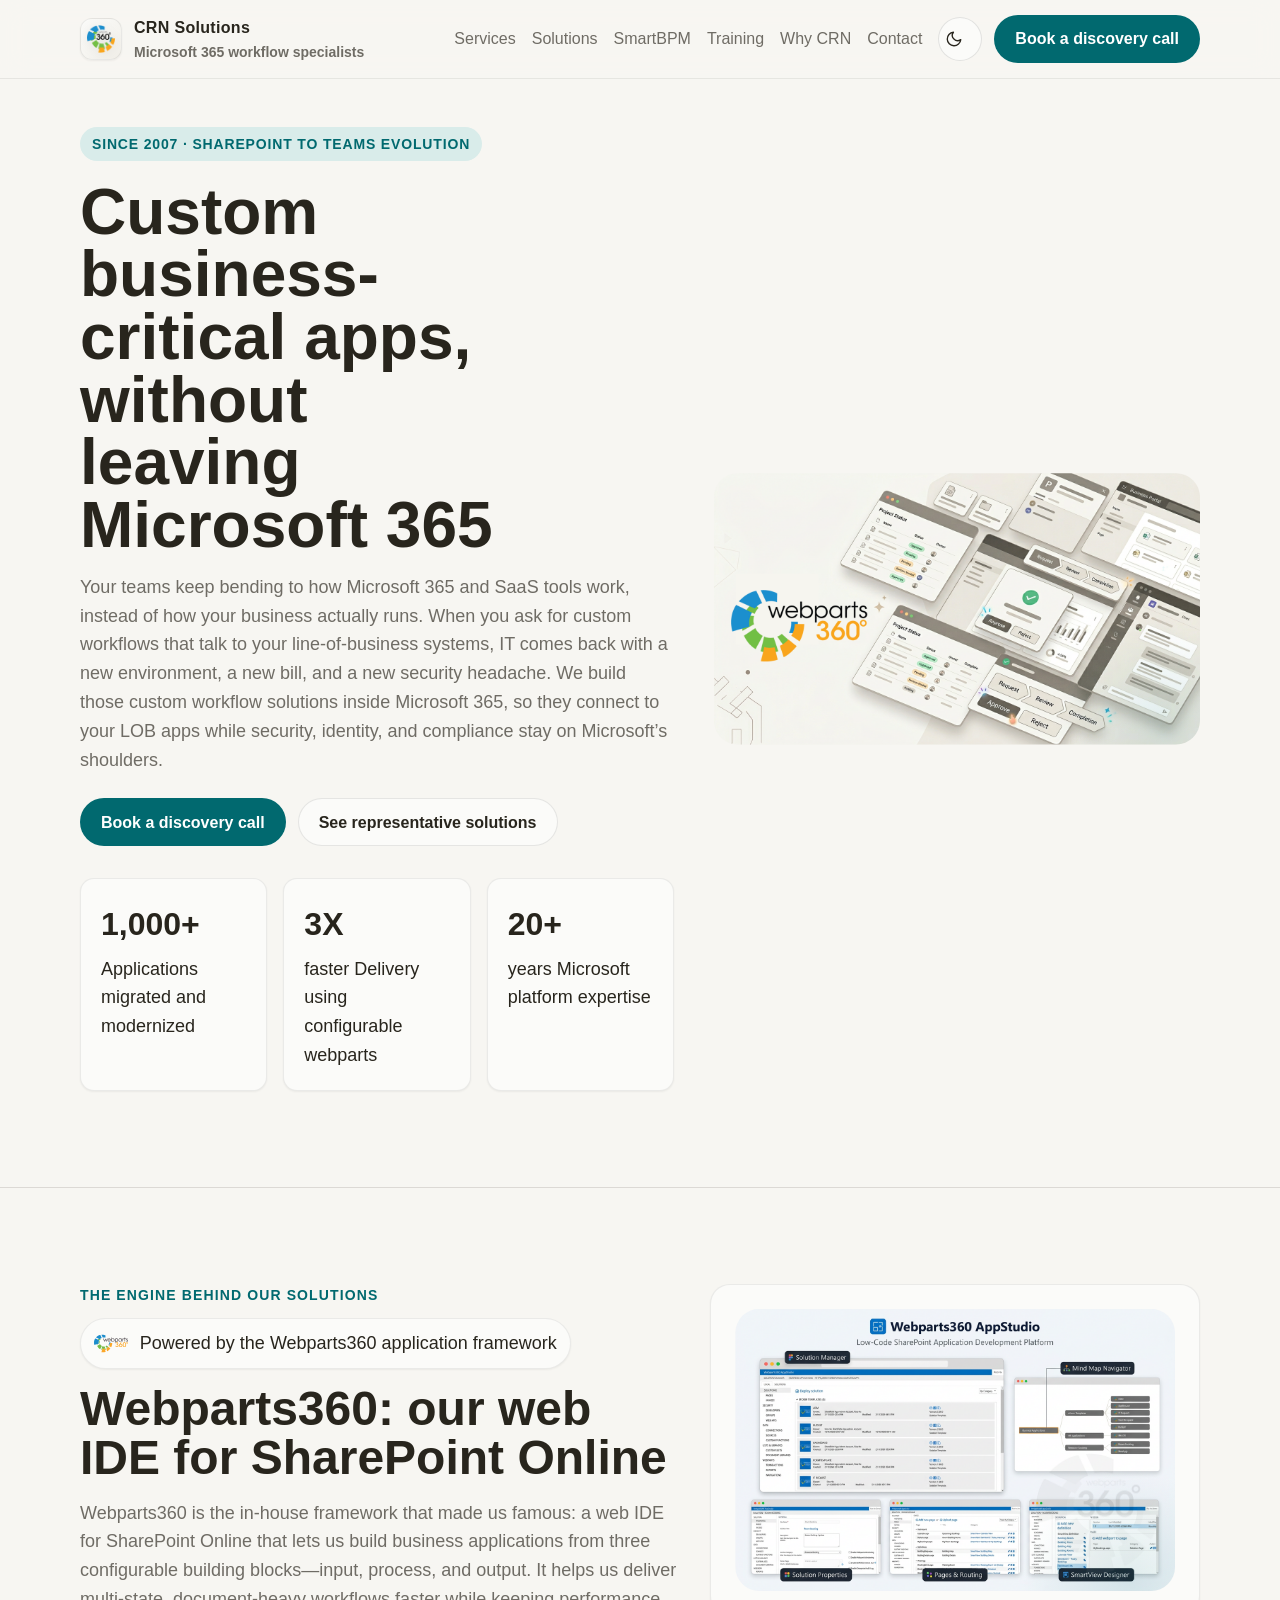
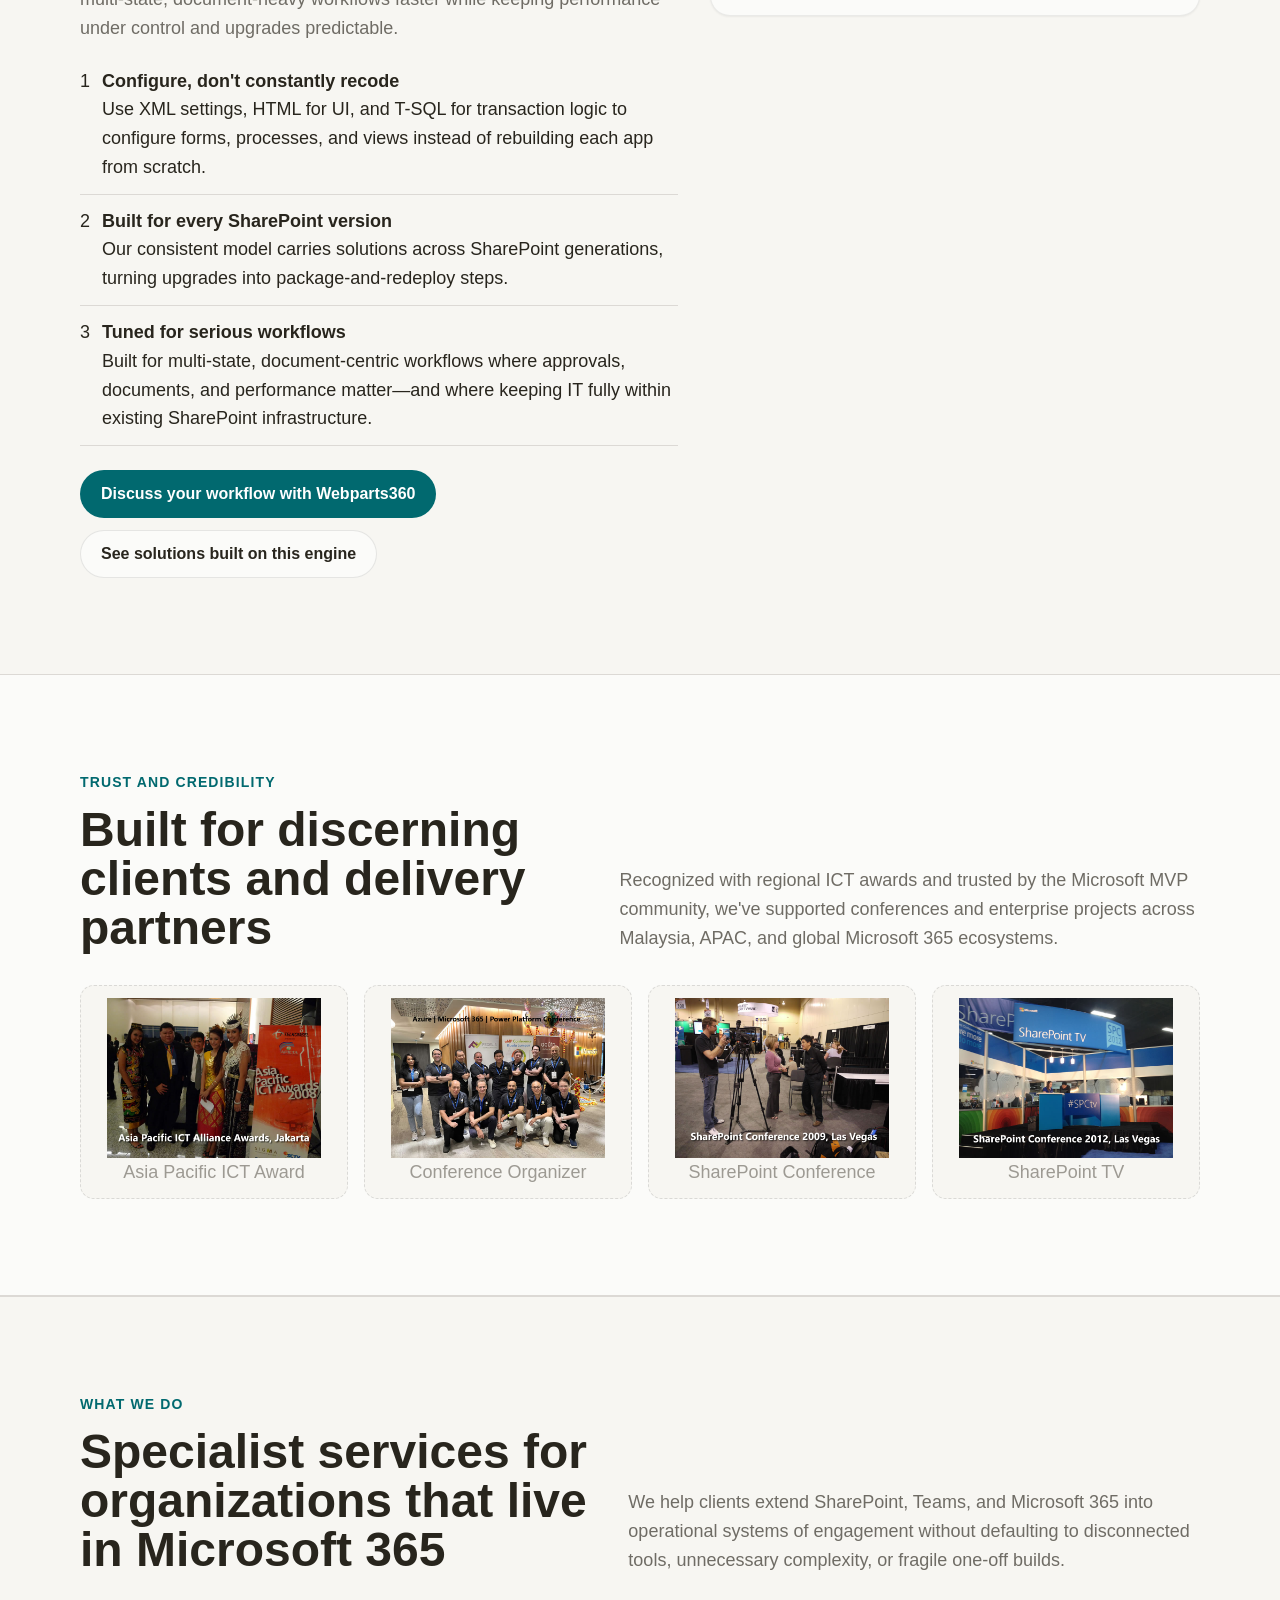
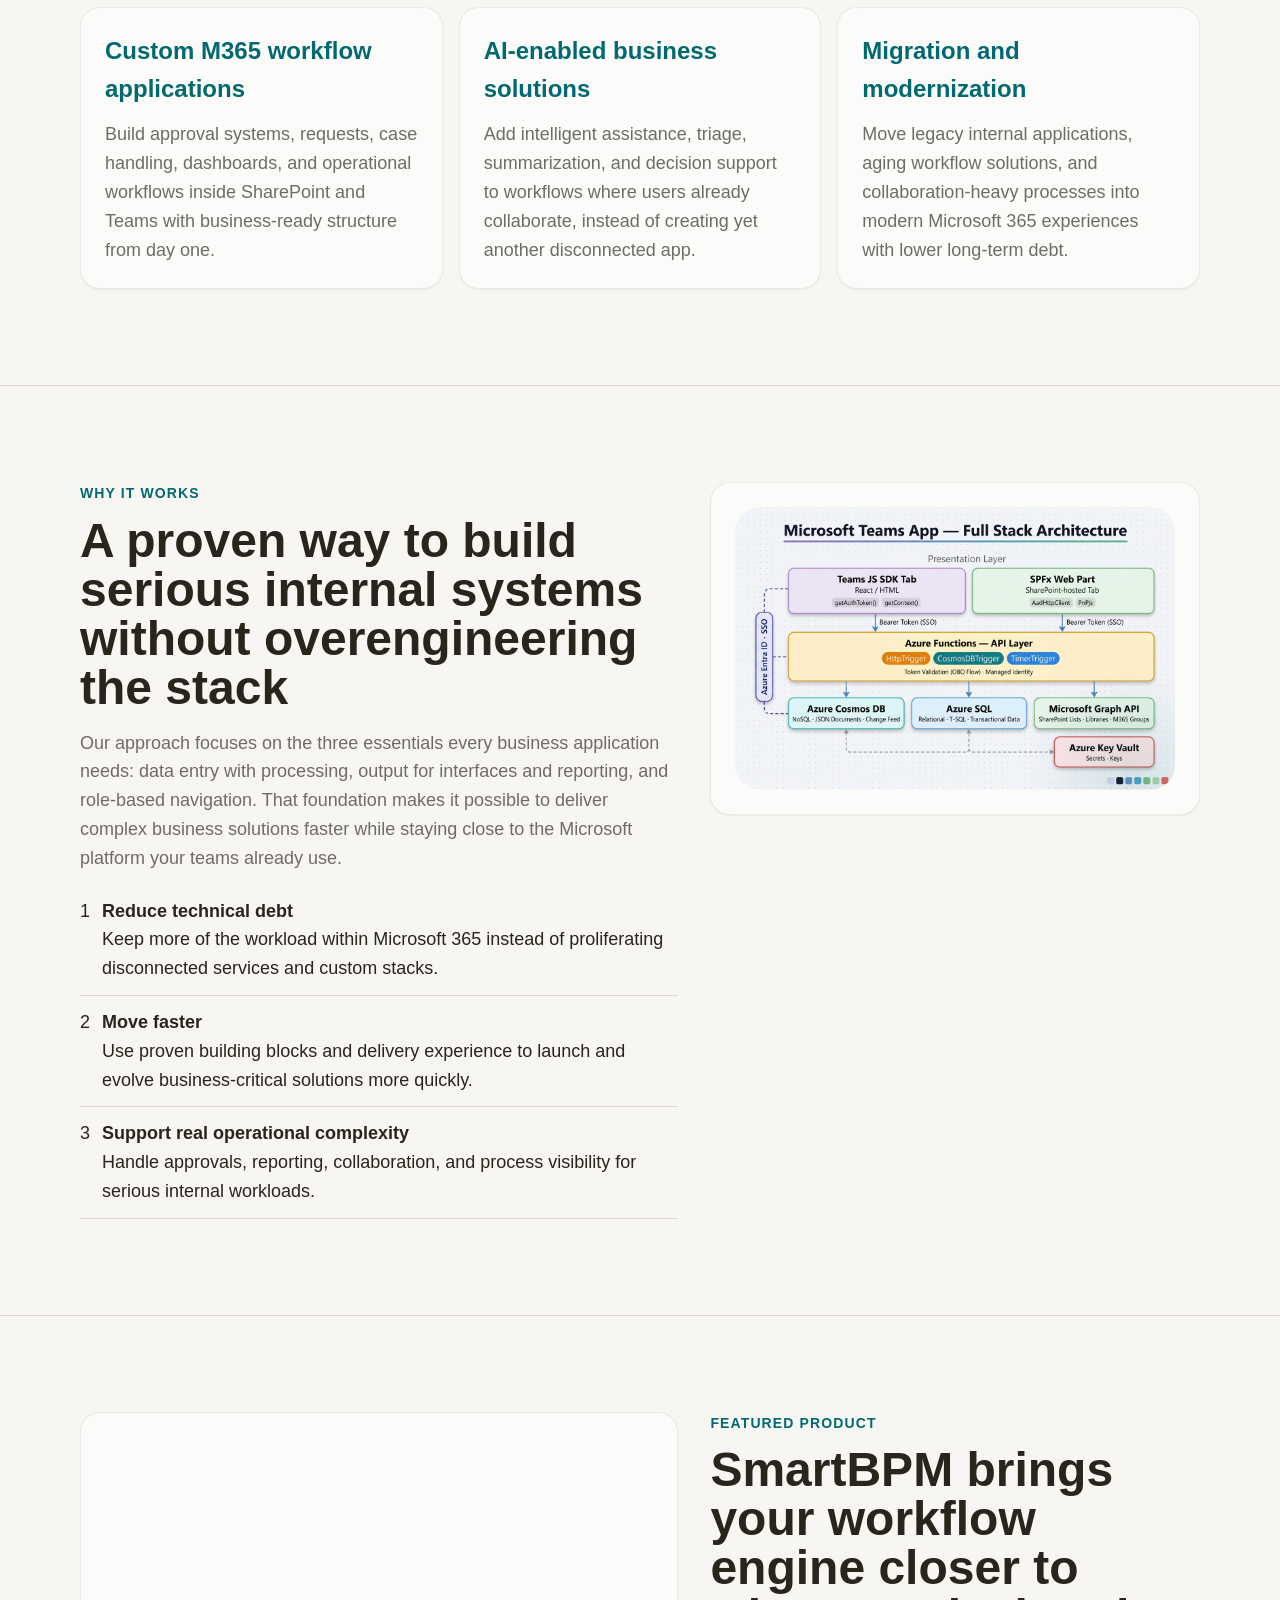
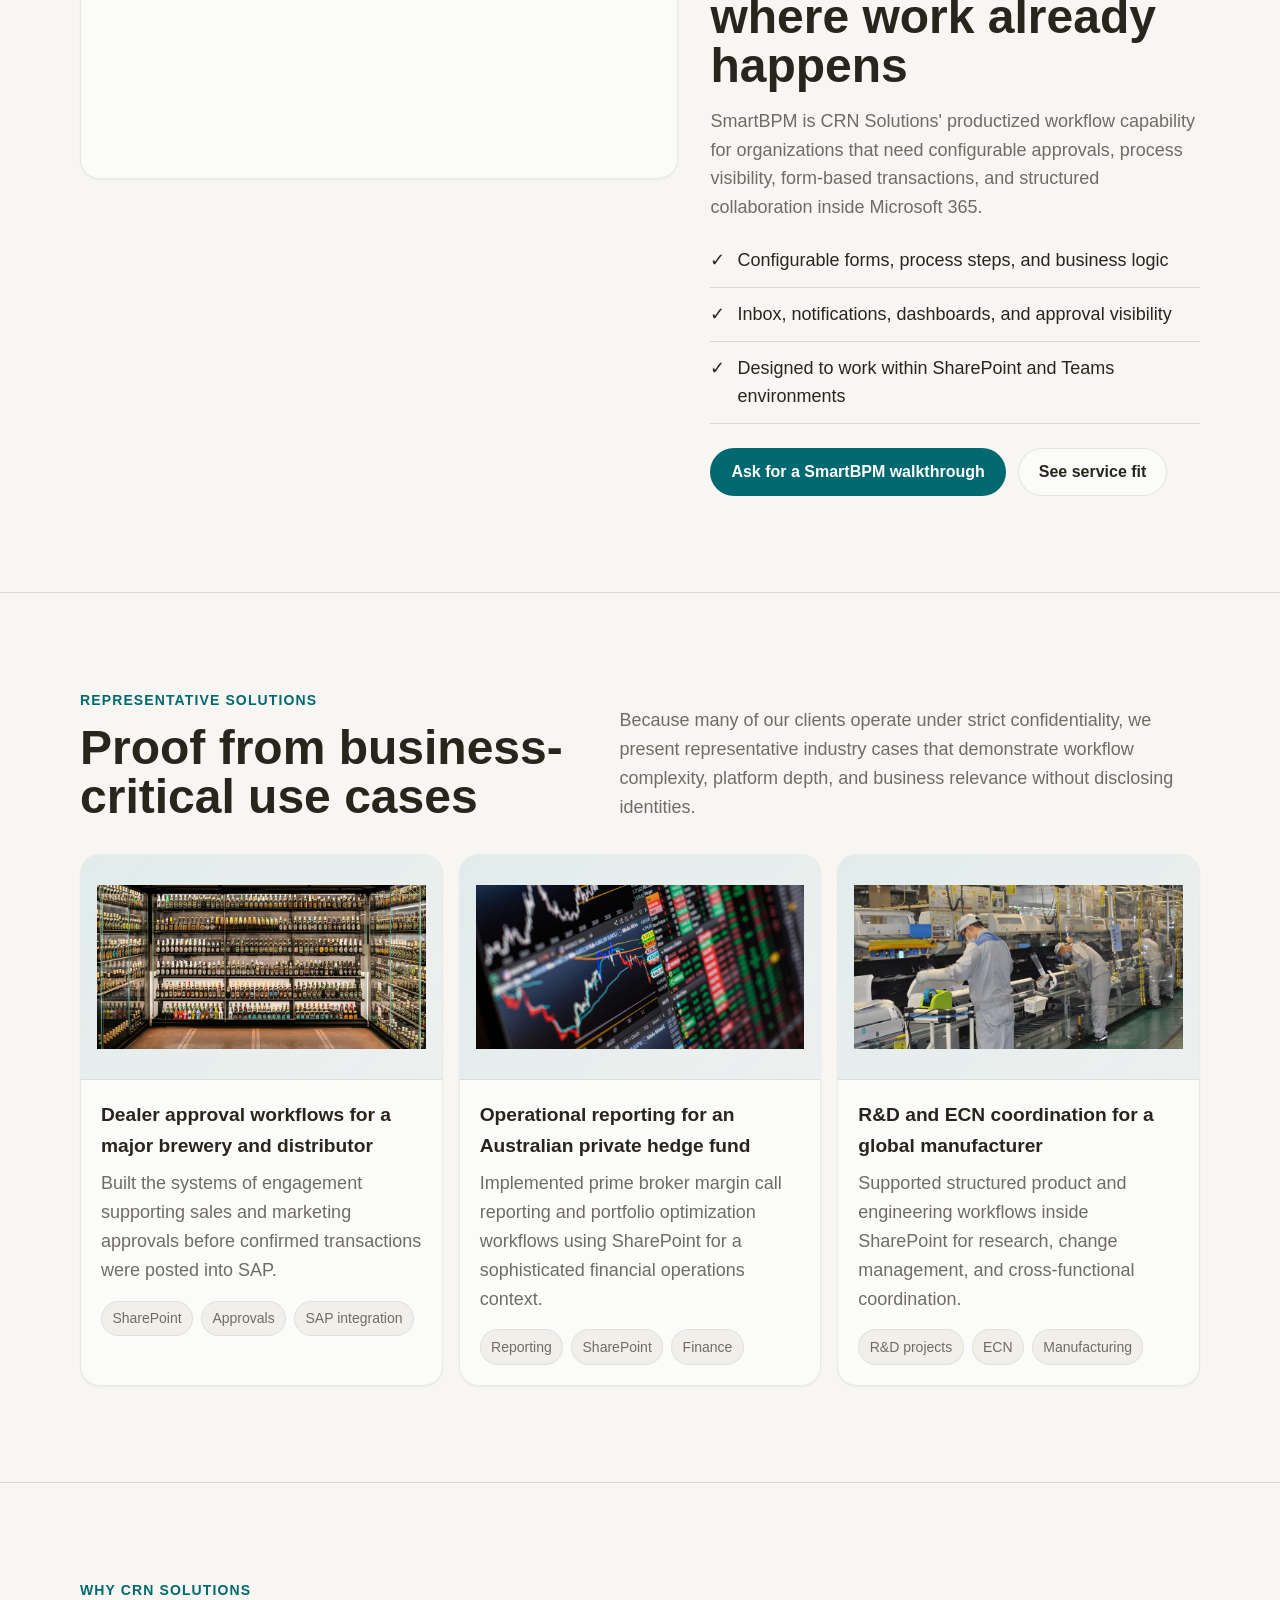
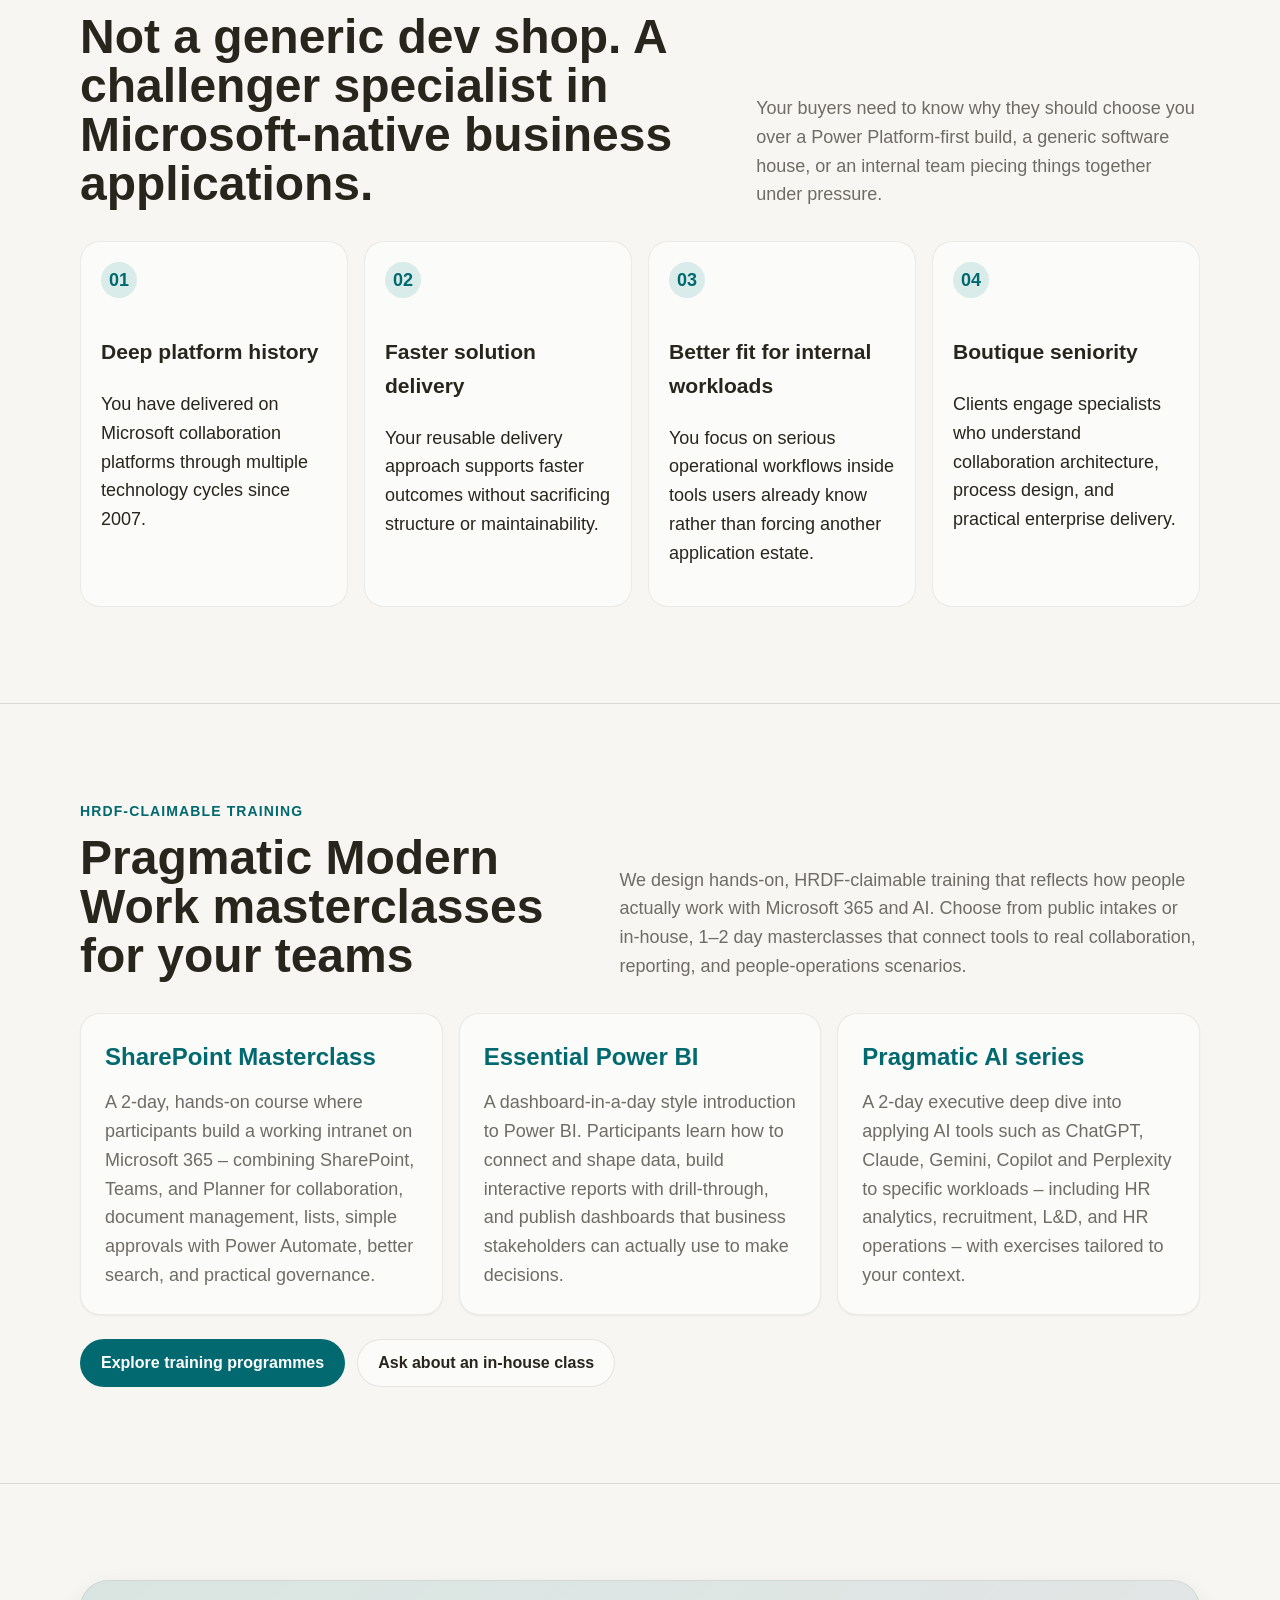
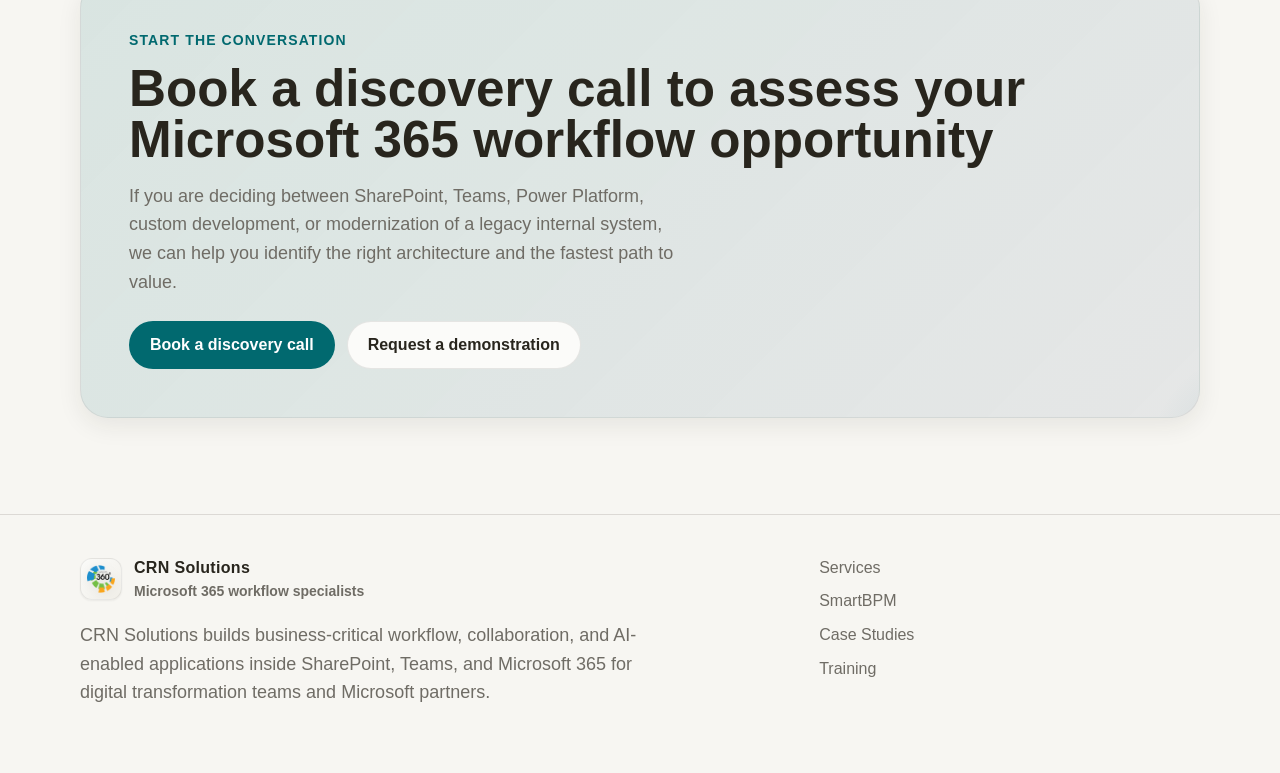
<file: index.html>
<!DOCTYPE html>
<html lang="en" data-theme="light">
<head>
  <meta charset="UTF-8" />
  <meta name="viewport" content="width=device-width, initial-scale=1.0" />
  <title>CRN Solutions | Microsoft 365 Workflow Specialists</title>

  <!-- Google Analytics -->
  <script async src="https://www.googletagmanager.com/gtag/js?id=G-8Y96KZHQGJ"></script>
  <script>
    window.dataLayer = window.dataLayer || [];
    function gtag(){dataLayer.push(arguments);}
    gtag('js', new Date());
    gtag('config', 'G-8Y96KZHQGJ');
  </script>

  <meta name="description" content="CRN Solutions builds business-critical workflow, collaboration, and AI solutions inside SharePoint, Teams, and Microsoft 365." />
  <link rel="preconnect" href="https://api.fontshare.com" />
  <link href="https://api.fontshare.com/v2/css?f[]=general-sans@400,500,600,700&f[]=cabinet-grotesk@500,700,800&display=swap" rel="stylesheet" />
  <link rel="stylesheet" href="css/site.css" />
</head>
<body>
  <script>document.documentElement.classList.add('js');</script>
  <a class="skip-link" href="#main-content">Skip to content</a>

  <header class="site-header">
    <div class="container header-row">
      <a class="brand" href="#top" aria-label="CRN Solutions home">
        <span class="brand-logo-wrap" aria-hidden="true">
          <img src="images/W360Logo.png" alt="" loading="eager" decoding="async" />
        </span>
        <span class="brand-text">
          <strong>CRN Solutions</strong>
          <span>Microsoft 365 workflow specialists</span>
        </span>
      </a>
      <div class="nav-wrap">
        <nav class="site-nav" id="site-nav" aria-label="Primary navigation">
          <a href="#services">Services</a>
          <a href="#solutions">Solutions</a>
          <a href="SmartBPM.html">SmartBPM</a>
          <a href="training.html">Training</a>
          <a href="#why-crn">Why CRN</a>
          <a href="#contact">Contact</a>
        </nav>
        <div class="header-actions">
          <button class="menu-toggle" type="button" aria-expanded="false" aria-controls="site-nav" aria-label="Open menu">☰</button>
          <button class="theme-toggle" type="button" data-theme-toggle aria-label="Switch theme">◐</button>
          <a class="btn btn-primary" href="#contact">Book a discovery call</a>
        </div>
      </div>
    </div>
  </header>

  <main id="main-content">
    <section class="hero" id="top" data-reveal>
      <div class="container hero-grid">
        <div>
          <span class="eyebrow">Since 2007 · SharePoint to Teams evolution</span>
          <h1>Custom business-critical apps, without leaving Microsoft 365</h1>
          <p>Your teams keep bending to how Microsoft 365 and SaaS tools work, instead of how your business actually runs. When you ask for custom workflows that talk to your line‑of‑business systems, IT comes back with a new environment, a new bill, and a new security headache. We build those custom workflow solutions inside Microsoft 365, so they connect to your LOB apps while security, identity, and compliance stay on Microsoft’s shoulders.
          </p>
          <div class="hero-actions">
            <a class="btn btn-primary" href="#contact">Book a discovery call</a>
            <a class="btn btn-secondary" href="#case-studies">See representative solutions</a>
          </div>
          <div class="hero-proof" aria-label="Key proof points">
            <article class="proof-card" data-reveal style="--reveal-delay: 80ms;">
              <strong data-count="1000">1,000+</strong>
              <span>Applications migrated and modernized</span>
            </article>
            <article class="proof-card" data-reveal style="--reveal-delay: 160ms;">
              <strong data-count="3">3X</strong> faster
              <span>Delivery using configurable webparts</span>
            </article>
            <article class="proof-card" data-reveal style="--reveal-delay: 240ms;">
              <strong data-count="20">20+</strong> years
              <span>Microsoft platform expertise</span>
            </article>
          </div>
        </div>
        <div class="hero-visual" data-reveal="clip">
          <img
            src="images/heroimg.png"
            alt="Webparts360 powering business-critical workflows in SharePoint and Teams" loading="eager" decoding="async"
            class="hero-image"
          />
        </div>
      </div>
    </section>

    <section id="webparts360" data-reveal>
      <div class="container split-section">
        <div>
          <div class="kicker">The engine behind our solutions</div>
          <div class="w360-inline" data-reveal style="--reveal-delay: 80ms;"><img src="W360Logo.svg" alt="Webparts360 logo" loading="lazy" decoding="async" /><span>Powered by the Webparts360 application framework</span></div>
          <h2 style="font-family: var(--font-display); font-size: clamp(2rem, 4vw, 3rem); line-height: 1.02; margin: 0;">
            Webparts360: our web IDE for SharePoint Online
          </h2>
          <p style="margin-top: var(--space-4); color: var(--color-text-muted); max-width: 62ch;">
            Webparts360 is the in-house framework that made us famous: a web IDE for SharePoint Online that lets us build business applications from three configurable building blocks—input, process, and output. It helps us deliver multi-state, document-heavy workflows faster while keeping performance under control and upgrades predictable.
          </p>
          <ul class="check-list">
            <li>
              <span>1</span>
              <span>
                <strong>Configure, don't constantly recode</strong><br>
                Use XML settings, HTML for UI, and T-SQL for transaction logic to configure forms, processes, and views instead of rebuilding each app from scratch.
              </span>
            </li>
            <li>
              <span>2</span>
              <span>
                <strong>Built for every SharePoint version</strong><br>
                Our consistent model carries solutions across SharePoint generations, turning upgrades into package-and-redeploy steps.
              </span>
            </li>
            <li>
              <span>3</span>
              <span>
                <strong>Tuned for serious workflows</strong><br>
                Built for multi-state, document-centric workflows where approvals, documents, and performance matter—and where keeping IT fully within existing SharePoint infrastructure.
              </span>
            </li>
          </ul>
          <div class="hero-actions" style="margin-top: var(--space-6);">
            <a class="btn btn-primary" href="mailto:support@webparts360.com?subject=Webparts360%20workflow%20inquiry">Discuss your workflow with Webparts360</a>
            <a class="btn btn-secondary" href="#case-studies">See solutions built on this engine</a>
          </div>
        </div>

        <div class="card" data-reveal style="--reveal-delay: 140ms;">
          <div class="hero-visual" data-reveal="clip">
            <img
              src="images/Webparts360-IDE.png"
              alt="Webparts360 UI"
              title="Webparts360 AppStudio Designer"
            />
            <img class="w360-watermark" src="images/W360Logo.png" alt="" loading="lazy" decoding="async" />
          </div>
        </div>
      </div>
    </section>

    <section class="partners" data-reveal>
      <div class="container">
        <div class="section-head">
          <div>
            <div class="kicker">Trust and credibility</div>
            <h2>Built for discerning clients and delivery partners</h2>
          </div>
          <p>Recognized with regional ICT awards and trusted by the Microsoft MVP community, we've supported conferences and enterprise projects across Malaysia, APAC, and global Microsoft 365 ecosystems.</p>
        </div>
        <div class="logo-row">
          <div class="logo-placeholder">
            <img
              src="images/APICTA-Jakarta.jpg"
              alt="APICTA award recognition"
              title="Asia Pacific ICT Alliance Award - Best of Applications & Infrastructure Tools"
              style="max-width: 100%; max-height: 160px; object-fit: contain;"
            />
            Asia Pacific ICT Award
          </div>
          <div class="logo-placeholder">
            <img
              src="images/AMP2023.jpg"
              alt="AOS, AMS, AMP"
              title="Organizer of Azure, Microsoft 365, SharePoint conferences in KL since 2018"
              style="max-width: 100%; max-height: 160px; object-fit: contain;"
            />
            Conference Organizer
          </div>
          <div class="logo-placeholder">
            <img
              src="images/SPC2009.jpg"
              alt="Exhibition at Anaheim"
              title="First Malaysia ISV Partner showcase at SPC 2009, Las Vegas"
              style="max-width: 100%; max-height: 160px; object-fit: contain;"
            />
            SharePoint Conference
          </div>
          <div class="logo-placeholder">
            <img
              src="images/SPC2012-Interview.jpg"
              alt="Exhibition at Los Angeles"
              title="SharePoint TV Interview 2012, Las Vegas"
              style="max-width: 100%; max-height: 160px; object-fit: contain;"
            />
            SharePoint TV
          </div>
        </div>
      </div>
    </section>

    <section id="services" data-reveal>
      <div class="container">
        <div class="section-head">
          <div>
            <div class="kicker">What we do</div>
            <h2>Specialist services for organizations that live in Microsoft 365</h2>
          </div>
          <p>We help clients extend SharePoint, Teams, and Microsoft 365 into operational systems of engagement without defaulting to disconnected tools, unnecessary complexity, or fragile one-off builds.</p>
        </div>
        <div class="grid-3">
          <article class="card">
            <h3>Custom M365 workflow applications</h3>
            <p>Build approval systems, requests, case handling, dashboards, and operational workflows inside SharePoint and Teams with business-ready structure from day one.</p>
          </article>
          <article class="card">
            <h3>AI-enabled business solutions</h3>
            <p>Add intelligent assistance, triage, summarization, and decision support to workflows where users already collaborate, instead of creating yet another disconnected app.</p>
          </article>
          <article class="card">
            <h3>Migration and modernization</h3>
            <p>Move legacy internal applications, aging workflow solutions, and collaboration-heavy processes into modern Microsoft 365 experiences with lower long-term debt.</p>
          </article>
        </div>
      </div>
    </section>

    <section id="solutions" data-reveal">
      <div class="container split-section">
        <div>
          <div class="kicker">Why it works</div>
          <h2 style="font-family: var(--font-display); font-size: clamp(2rem, 4vw, 3rem); line-height: 1.02; margin: 0;">A proven way to build serious internal systems without overengineering the stack</h2>
          <p style="margin-top: var(--space-4); color: var(--color-text-muted); max-width: 62ch;">Our approach focuses on the three essentials every business application needs: data entry with processing, output for interfaces and reporting, and role-based navigation. That foundation makes it possible to deliver complex business solutions faster while staying close to the Microsoft platform your teams already use.</p>
          <ul class="check-list">
            <li><span>1</span><span><strong>Reduce technical debt</strong><br>Keep more of the workload within Microsoft 365 instead of proliferating disconnected services and custom stacks.</span></li>
            <li><span>2</span><span><strong>Move faster</strong><br>Use proven building blocks and delivery experience to launch and evolve business-critical solutions more quickly.</span></li>
            <li><span>3</span><span><strong>Support real operational complexity</strong><br>Handle approvals, reporting, collaboration, and process visibility for serious internal workloads.</span></li>
          </ul>
        </div>
        <div class="card" data-reveal style="--reveal-delay: 140ms;">
          <div class="hero-visual" data-reveal="clip">
            <img
              src="images/SmartBPM-Architect.png"
              alt="Teams Architecture"
              title="Teams Add-in Solution Architecture"
            />
          </div>
        </div>
      </div>
    </section>

    <section id="smartbpm" data-reveal>
      <div class="container split-section">
        <div class="card">
          <iframe
            src="https://www.youtube.com/embed/upWacfuP4Qs"
            title="Webparts360 SmartBPM Explainer"
            frameborder="0"
            allow="accelerometer; autoplay; clipboard-write; encrypted-media; gyroscope; picture-in-picture"
            allowfullscreen
            style="width: 100%; aspect-ratio: 16/9; border-radius: var(--radius-lg);"
          ></iframe>
        </div>
        <div>
          <div class="kicker">Featured product</div>
          <h2 style="font-family: var(--font-display); font-size: clamp(2rem, 4vw, 3rem); line-height: 1.02; margin: 0;">SmartBPM brings your workflow engine closer to where work already happens</h2>
          <p style="margin-top: var(--space-4); color: var(--color-text-muted);">SmartBPM is CRN Solutions' productized workflow capability for organizations that need configurable approvals, process visibility, form-based transactions, and structured collaboration inside Microsoft 365.</p>
          <ul class="check-list">
            <li><span>✓</span><span>Configurable forms, process steps, and business logic</span></li>
            <li><span>✓</span><span>Inbox, notifications, dashboards, and approval visibility</span></li>
            <li><span>✓</span><span>Designed to work within SharePoint and Teams environments</span></li>
          </ul>
          <div class="hero-actions" style="margin-top: var(--space-6);">
            <a class="btn btn-primary" href="mailto:support@webparts360.com?subject=SmartBPM%20Demo%20Request">Ask for a SmartBPM walkthrough</a>
            <a class="btn btn-secondary" href="#services">See service fit</a>
          </div>
        </div>
      </div>
    </section>

    <section id="case-studies" data-reveal>
      <div class="container">
        <div class="section-head">
          <div>
            <div class="kicker">Representative solutions</div>
            <h2>Proof from business-critical use cases</h2>
          </div>
          <p>Because many of our clients operate under strict confidentiality, we present representative industry cases that demonstrate workflow complexity, platform depth, and business relevance without disclosing identities.</p>
        </div>
        <div class="case-grid">
          <article class="case-card">
            <div class="case-media">
              <img
                src="images/pexels-brewery.jpg"
                alt="brewery and distributor workflow system"
                title="Brewery and distributor workflow system"
              />
            </div>
            <div class="case-body">
              <h3>Dealer approval workflows for a major brewery and distributor</h3>
              <p>Built the systems of engagement supporting sales and marketing approvals before confirmed transactions were posted into SAP.</p>
              <div class="tag-row">
                <span class="tag">SharePoint</span>
                <span class="tag">Approvals</span>
                <span class="tag">SAP integration</span>
              </div>
            </div>
          </article>
          <article class="case-card">
            <div class="case-media">
              <img
                src="images/pexels-hedgefund.jpg"
                alt="hedge fund reporting and portfolio solution"
                title="Primebroker Margin Call Reporting"
              />
            </div>
            <div class="case-body">
              <h3>Operational reporting for an Australian private hedge fund</h3>
              <p>Implemented prime broker margin call reporting and portfolio optimization workflows using SharePoint for a sophisticated financial operations context.</p>
              <div class="tag-row">
                <span class="tag">Reporting</span>
                <span class="tag">SharePoint</span>
                <span class="tag">Finance</span>
              </div>
            </div>
          </article>
          <article class="case-card">
            <div class="case-media">
              <img
                src="images/aircond.jpg"
                alt="manufacturing R&D and ECN workflow solution"
                title="manufacturing R&D and ECN workflow solution"
              />
            </div>
            <div class="case-body">
              <h3>R&amp;D and ECN coordination for a global manufacturer</h3>
              <p>Supported structured product and engineering workflows inside SharePoint for research, change management, and cross-functional coordination.</p>
              <div class="tag-row">
                <span class="tag">R&amp;D projects</span>
                <span class="tag">ECN</span>
                <span class="tag">Manufacturing</span>
              </div>
            </div>
          </article>
        </div>
      </div>
    </section>

    <section id="why-crn" data-reveal>
      <div class="container">
        <div class="section-head">
          <div>
            <div class="kicker">Why CRN Solutions</div>
            <h2>Not a generic dev shop. A challenger specialist in Microsoft-native business applications.</h2>
          </div>
          <p>Your buyers need to know why they should choose you over a Power Platform-first build, a generic software house, or an internal team piecing things together under pressure.</p>
        </div>
        <div class="process-grid">
          <article class="process-step">
            <strong>01</strong>
            <h3>Deep platform history</h3>
            <p>You have delivered on Microsoft collaboration platforms through multiple technology cycles since 2007.</p>
          </article>
          <article class="process-step">
            <strong>02</strong>
            <h3>Faster solution delivery</h3>
            <p>Your reusable delivery approach supports faster outcomes without sacrificing structure or maintainability.</p>
          </article>
          <article class="process-step">
            <strong>03</strong>
            <h3>Better fit for internal workloads</h3>
            <p>You focus on serious operational workflows inside tools users already know rather than forcing another application estate.</p>
          </article>
          <article class="process-step">
            <strong>04</strong>
            <h3>Boutique seniority</h3>
            <p>Clients engage specialists who understand collaboration architecture, process design, and practical enterprise delivery.</p>
          </article>
        </div>
      </div>
    </section>

    <section id="training" data-reveal>
      <div class="container">
        <div class="section-head">
          <div>
            <div class="kicker">HRDF-claimable training</div>
            <h2>Pragmatic Modern Work masterclasses for your teams</h2>
          </div>
          <p>
            We design hands-on, HRDF-claimable training that reflects how people actually work with Microsoft 365 and AI.
            Choose from public intakes or in-house, 1–2 day masterclasses that connect tools to real collaboration,
            reporting, and people-operations scenarios.
          </p>
        </div>

        <div class="grid-3">
          <a href="spmc.html" class="card-link">
            <article class="card">
              <h3>SharePoint Masterclass</h3>
              <p>
                A 2-day, hands-on course where participants build a working intranet on Microsoft 365 – combining SharePoint,
                Teams, and Planner for collaboration, document management, lists, simple approvals with Power Automate,
                better search, and practical governance.
              </p>
            </article>
          </a>
          <a href="pbimc.html" class="card-link">
            <article class="card">
              <h3>Essential Power BI</h3>
              <p>
                A dashboard-in-a-day style introduction to Power BI. Participants learn how to connect and shape data,
                build interactive reports with drill-through, and publish dashboards that business stakeholders can actually
                use to make decisions.
              </p>
            </article>
          </a>
          <a href="aimc.html" class="card-link">
            <article class="card">
              <h3>Pragmatic AI series</h3>
              <p>
                A 2-day executive deep dive into applying AI tools such as ChatGPT, Claude, Gemini, Copilot and Perplexity to
                specific workloads – including HR analytics, recruitment, L&amp;D, and HR operations – with exercises tailored to your context.
              </p>
            </article>
          </a>
        </div>

        <div class="hero-actions" style="margin-top: var(--space-6);">
          <a class="btn btn-primary" href="training.html">Explore training programmes</a>
          <a class="btn btn-secondary" href="mailto:support@webparts360.com?subject=Inquire%20for%20in-house%20class">Ask about an in-house class</a>
        </div>
      </div>
    </section>

    <section id="contact" data-reveal>
      <div class="container">
        <div class="cta-panel">
          <div class="kicker">Start the conversation</div>
          <h2>Book a discovery call to assess your Microsoft 365 workflow opportunity</h2>
          <p>If you are deciding between SharePoint, Teams, Power Platform, custom development, or modernization of a legacy internal system, we can help you identify the right architecture and the fastest path to value.</p>
          <div class="cta-actions">
            <a class="btn btn-primary" href="mailto:support@webparts360.com?subject=Book%20a%20discovery%20call">Book a discovery call</a>
            <a class="btn btn-secondary" href="mailto:support@webparts360.com?subject=Request%20for%20demonstration">Request a demonstration</a>
          </div>
        </div>
      </div>
    </section>
  </main>

  <footer class="site-footer">
    <div class="container footer-grid">
      <div>
        <div class="brand" style="margin-bottom: var(--space-4);">
          <span class="brand-logo-wrap" aria-hidden="true">
            <img src="images/W360Logo.png" alt="" loading="lazy" decoding="async" />
          </span>
          <span class="brand-text">
            <strong>CRN Solutions</strong>
            <span>Microsoft 365 workflow specialists</span>
          </span>
        </div>
        <p class="footer-note">CRN Solutions builds business-critical workflow, collaboration, and AI-enabled applications inside SharePoint, Teams, and Microsoft 365 for digital transformation teams and Microsoft partners.</p>
      </div>
      <div class="footer-links">
        <a href="#services">Services</a>
        <a href="#smartbpm">SmartBPM</a>
        <a href="#case-studies">Case Studies</a>
        <a href="#training">Training</a>
      </div>
    </div>
  </footer>

  <script>
    (function () {
      const root = document.documentElement;
      const themeButton = document.querySelector('[data-theme-toggle]');
      const siteHeader = document.querySelector('.site-header');
      let theme = window.matchMedia('(prefers-color-scheme: dark)').matches ? 'dark' : 'light';
      root.setAttribute('data-theme', theme);

      function renderThemeIcon(mode) {
        return mode === 'dark'
          ? '<svg viewBox="0 0 24 24" fill="none" stroke="currentColor" stroke-width="1.8" stroke-linecap="round" stroke-linejoin="round" aria-hidden="true"><circle cx="12" cy="12" r="4"></circle><path d="M12 2v2.5M12 19.5V22M4.93 4.93l1.77 1.77M17.3 17.3l1.77 1.77M2 12h2.5M19.5 12H22M4.93 19.07l1.77-1.77M17.3 6.7l1.77-1.77"></path></svg>'
          : '<svg viewBox="0 0 24 24" fill="none" stroke="currentColor" stroke-width="1.8" stroke-linecap="round" stroke-linejoin="round" aria-hidden="true"><path d="M21 12.79A9 9 0 1 1 11.21 3 7 7 0 0 0 21 12.79z"></path></svg>';
      }

      if (themeButton) {
        themeButton.innerHTML = renderThemeIcon(theme);
        themeButton.setAttribute('aria-label', 'Switch to ' + (theme === 'dark' ? 'light' : 'dark') + ' mode');
        themeButton.addEventListener('click', function () {
          theme = theme === 'dark' ? 'light' : 'dark';
          root.setAttribute('data-theme', theme);
          themeButton.innerHTML = renderThemeIcon(theme);
          themeButton.setAttribute('aria-label', 'Switch to ' + (theme === 'dark' ? 'light' : 'dark') + ' mode');
        });
      }

      const menuButton = document.querySelector('.menu-toggle');
      const nav = document.getElementById('site-nav');
      if (menuButton && nav) {
        menuButton.addEventListener('click', function () {
          const open = nav.classList.toggle('open');
          menuButton.setAttribute('aria-expanded', String(open));
        });
        nav.querySelectorAll('a').forEach(function (link) {
          link.addEventListener('click', function () {
            nav.classList.remove('open');
            menuButton.setAttribute('aria-expanded', 'false');
          });
        });
      }

      const observer = 'IntersectionObserver' in window ? new IntersectionObserver(function(entries){
        entries.forEach(function(entry){
          if(entry.isIntersecting){
            entry.target.classList.add('is-visible');
            observer.unobserve(entry.target);
          }
        });
      }, { threshold: 0.18, rootMargin: '0px 0px -8% 0px' }) : null;

      document.querySelectorAll('[data-reveal]').forEach(function(el){
        if(observer){ observer.observe(el); } else { el.classList.add('is-visible'); }
      });

      const counters = document.querySelectorAll('[data-count]');
      const counterObserver = 'IntersectionObserver' in window ? new IntersectionObserver(function(entries){
        entries.forEach(function(entry){
          if(!entry.isIntersecting) return;
          const el = entry.target;
          const target = Number(el.getAttribute('data-count'));
          const suffix = el.textContent.includes('+') ? '+' : (el.textContent.includes('X') ? 'X' : '');
          const duration = 1100;
          const start = performance.now();
          function tick(now){
            const progress = Math.min((now - start) / duration, 1);
            const eased = 1 - Math.pow(1 - progress, 3);
            const value = Math.round(target * eased);
            el.textContent = value.toLocaleString() + suffix;
            if(progress < 1){ requestAnimationFrame(tick); }
          }
          requestAnimationFrame(tick);
          counterObserver.unobserve(el);
        });
      }, { threshold: 0.5 }) : null;

      counters.forEach(function(el){
        if(counterObserver){ counterObserver.observe(el); }
      });

      function syncHeader(){
        if(!siteHeader) return;
        siteHeader.classList.toggle('is-scrolled', window.scrollY > 10);
      }
      syncHeader();
      window.addEventListener('scroll', syncHeader, { passive: true });
    })();
  </script>
</body>
</html>
</file>
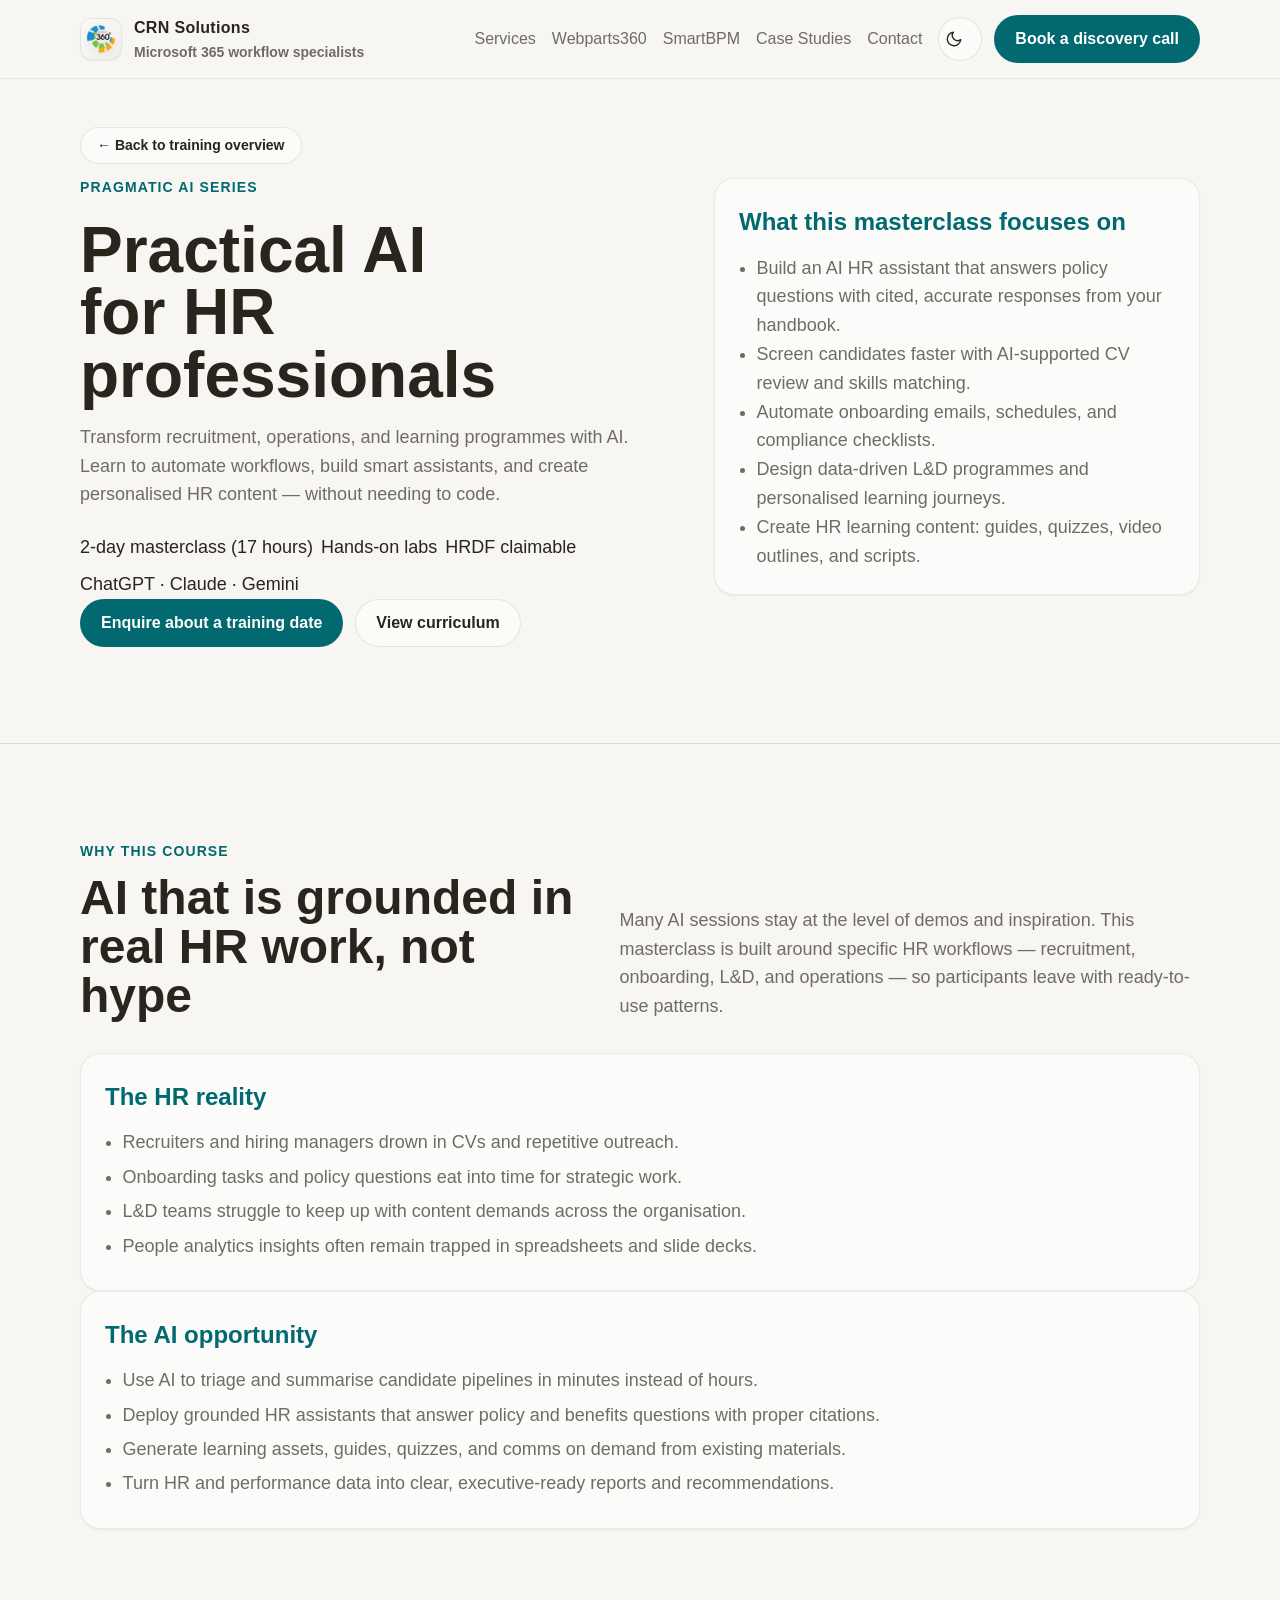
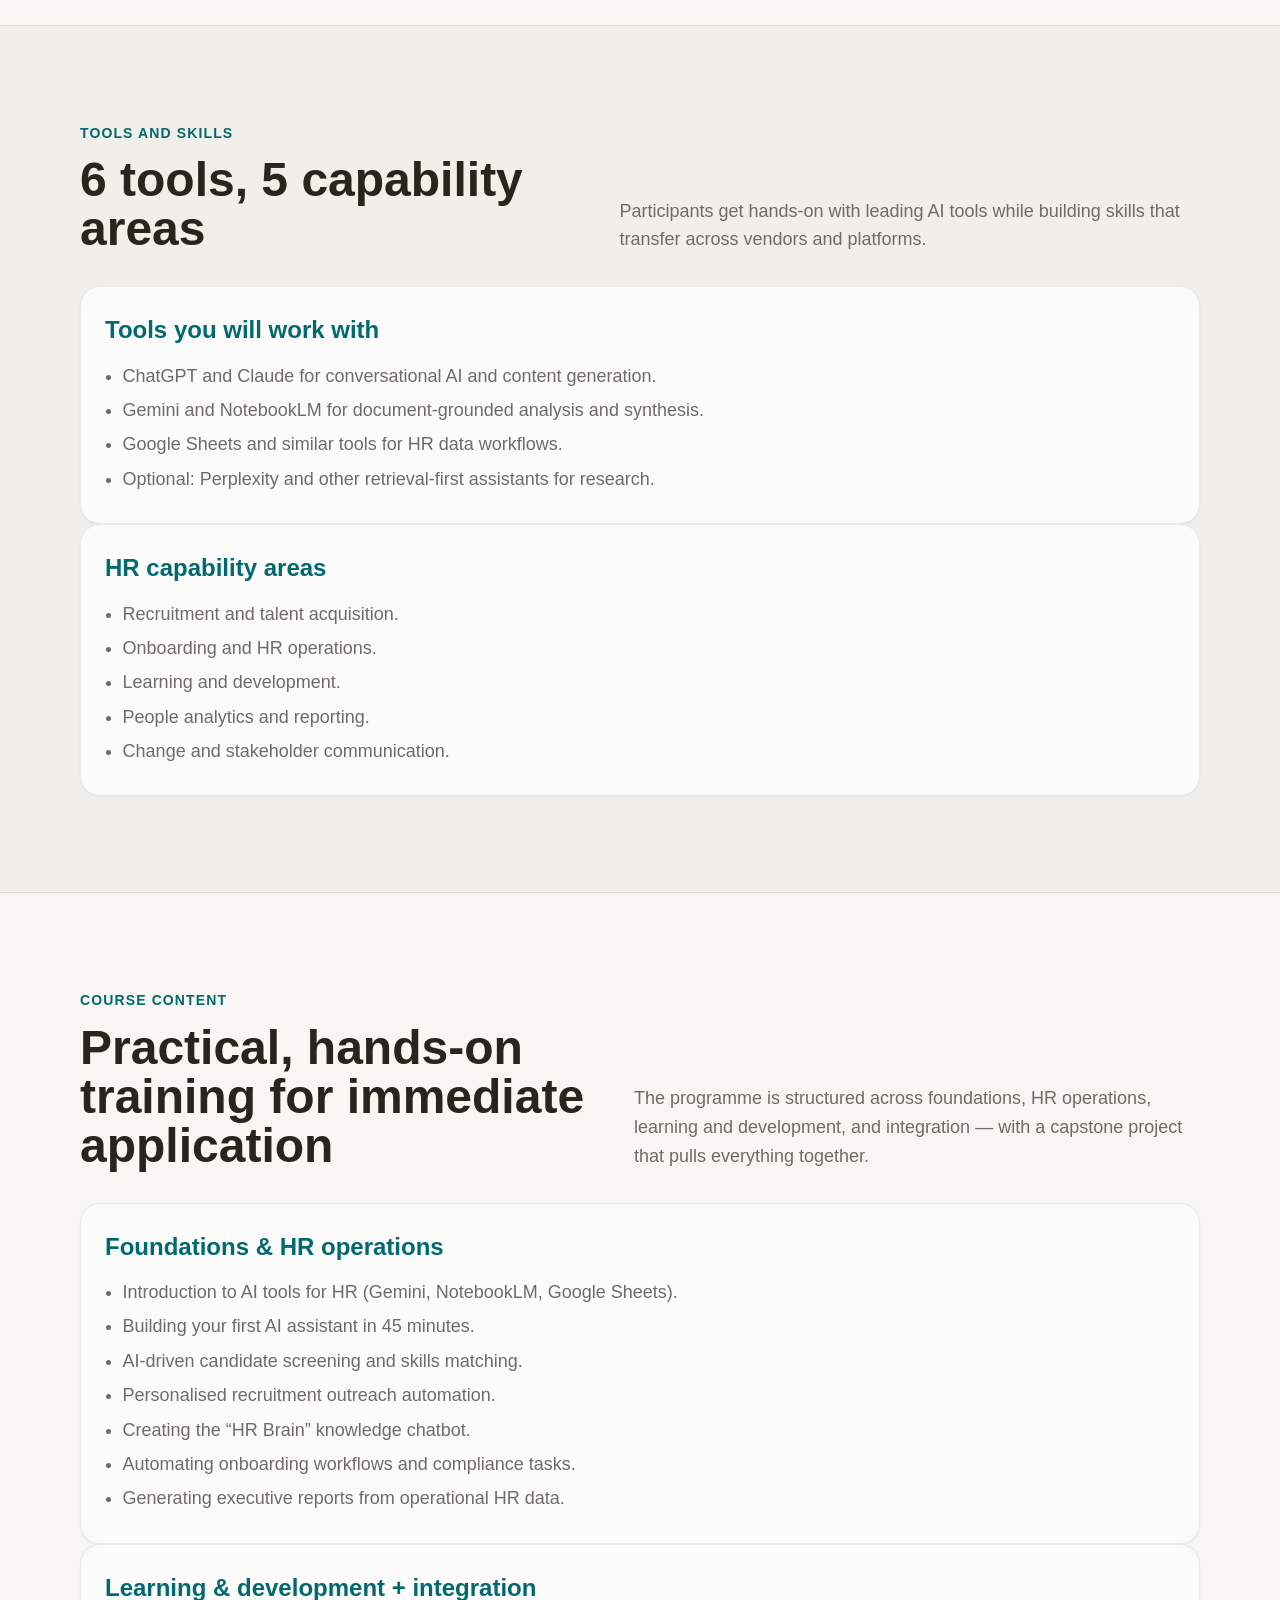
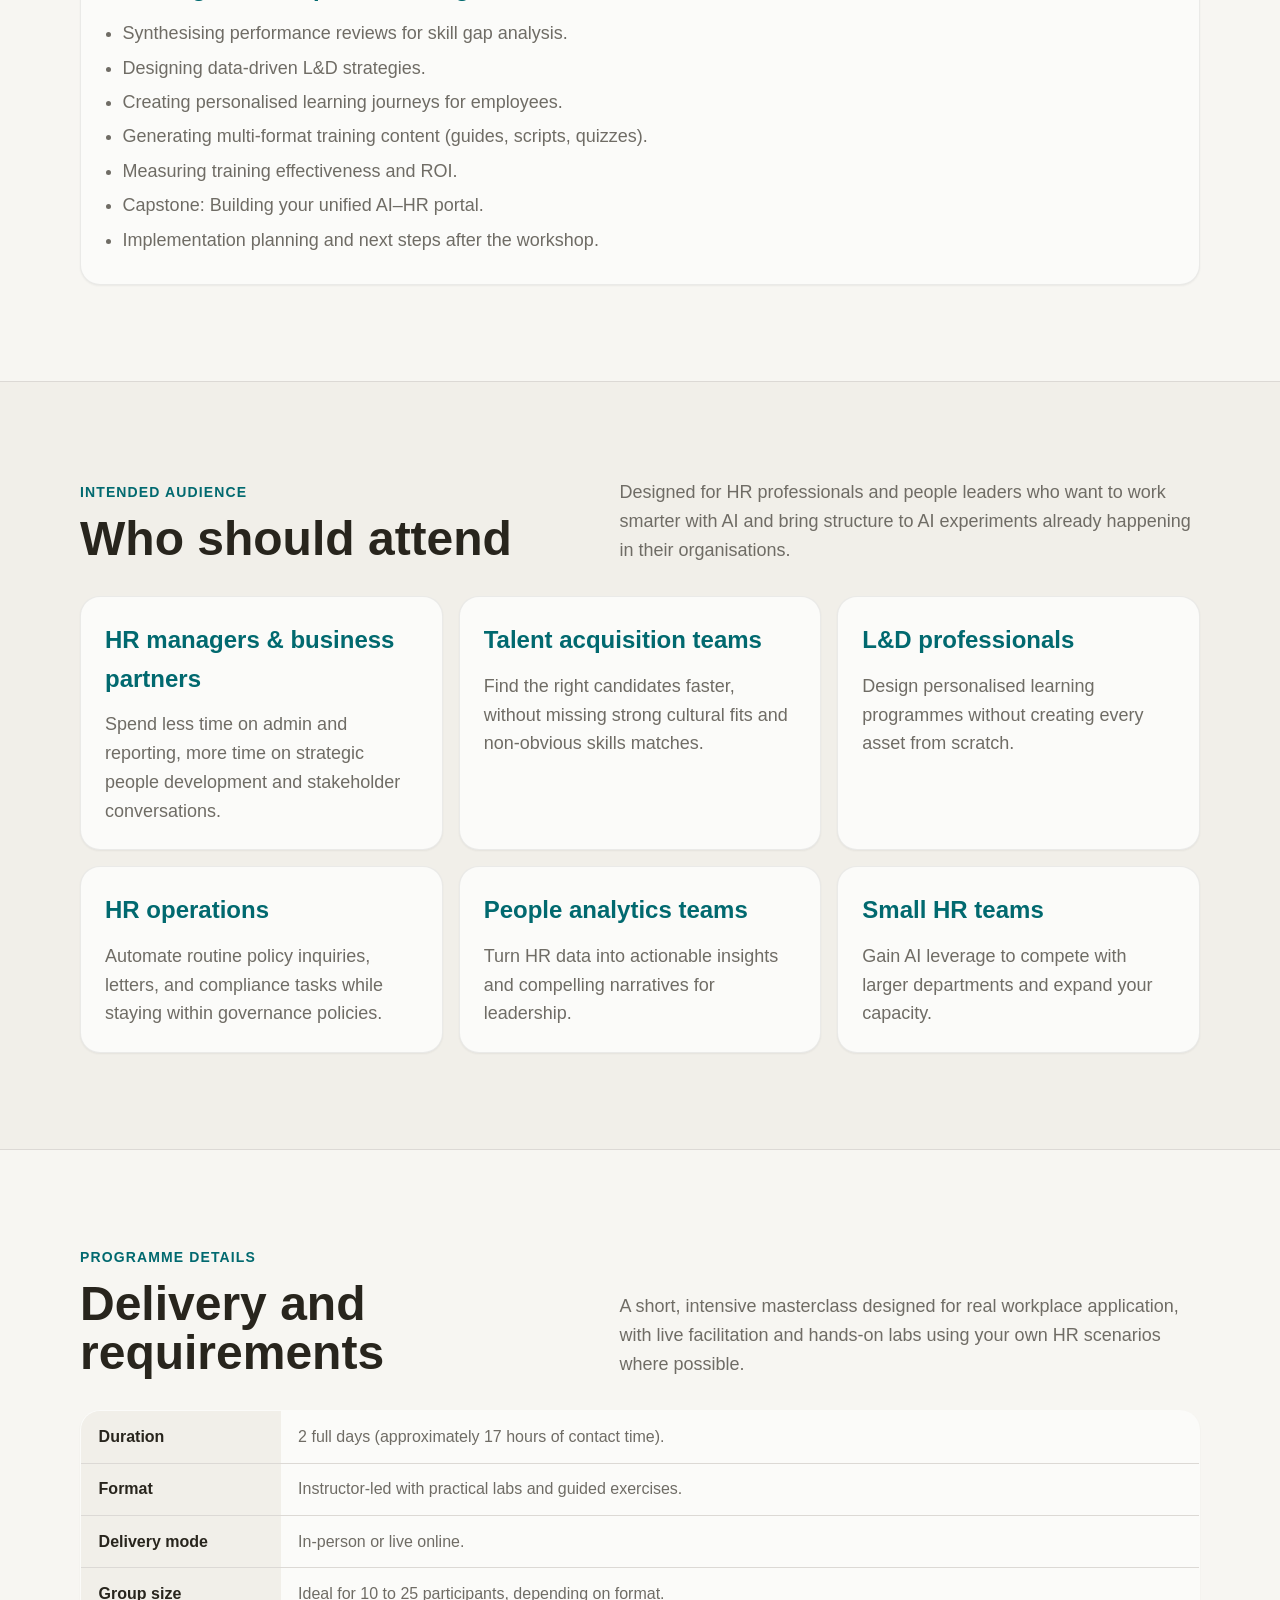
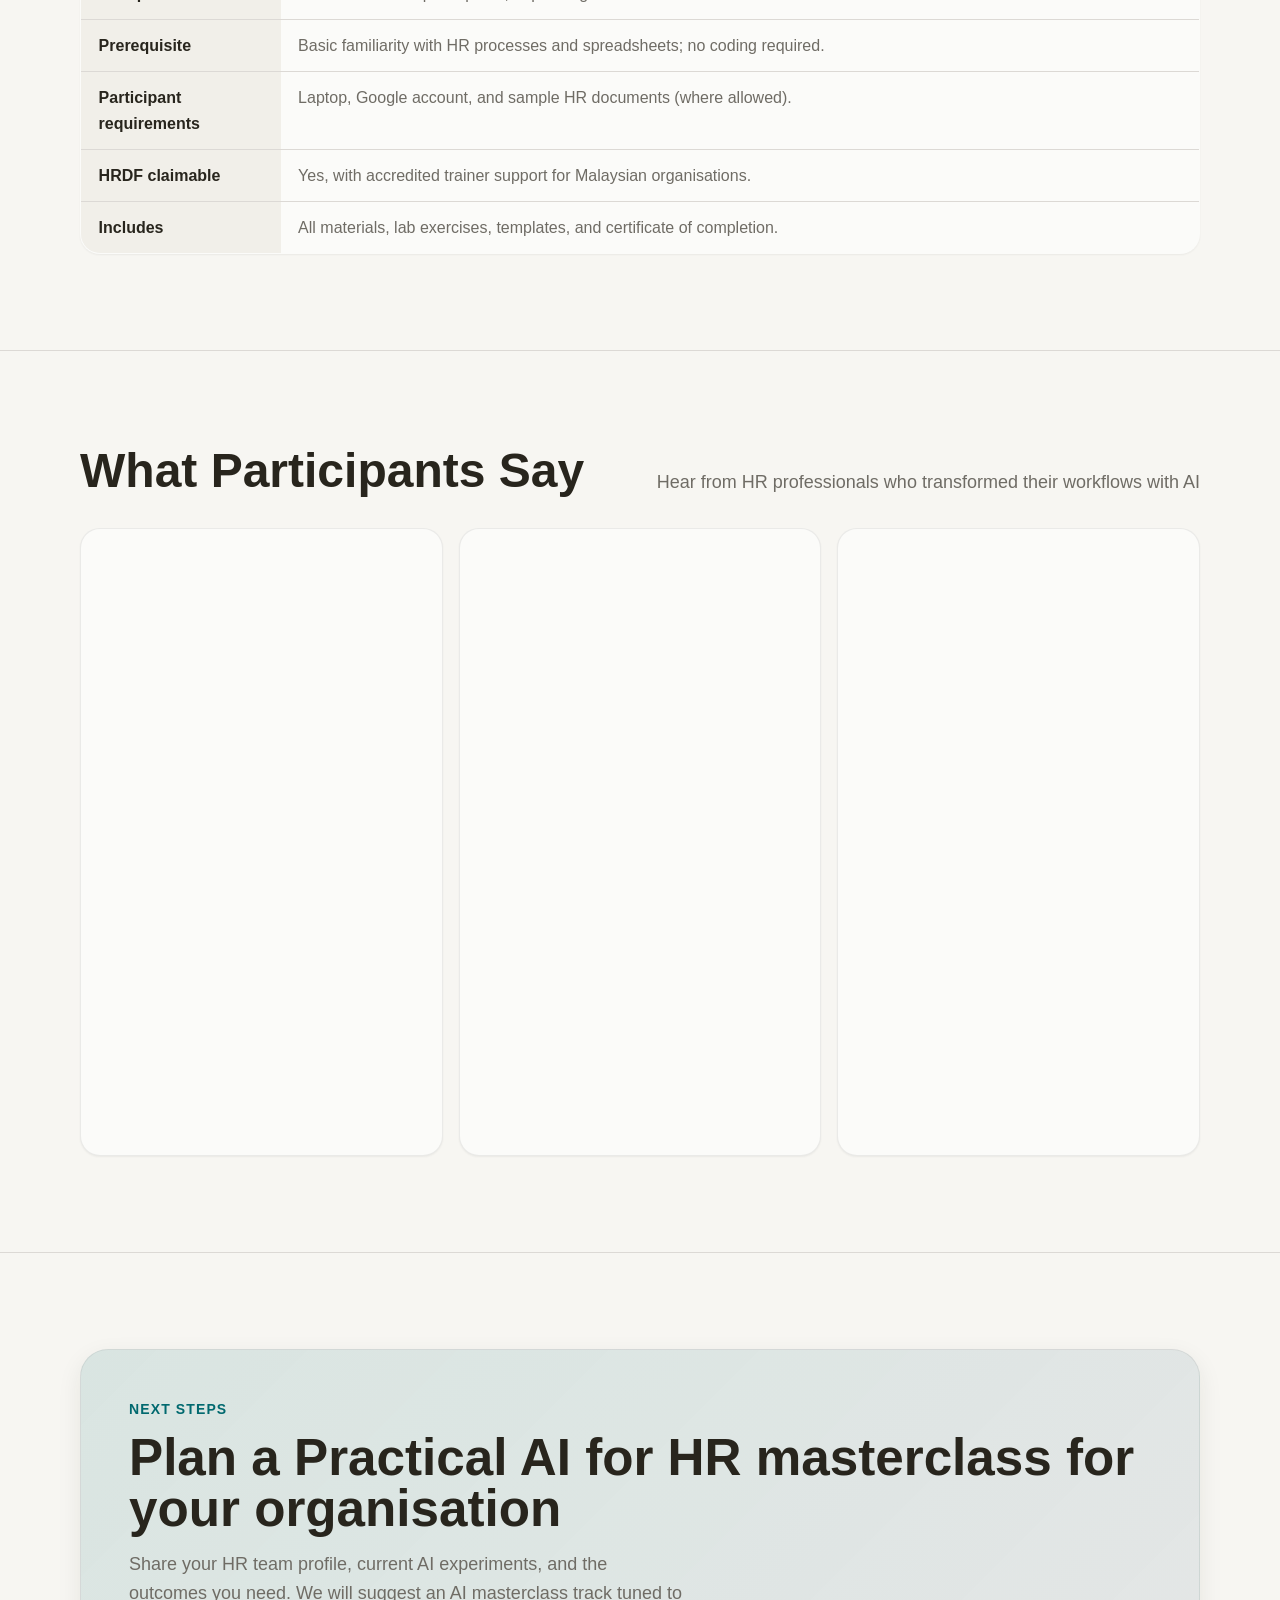
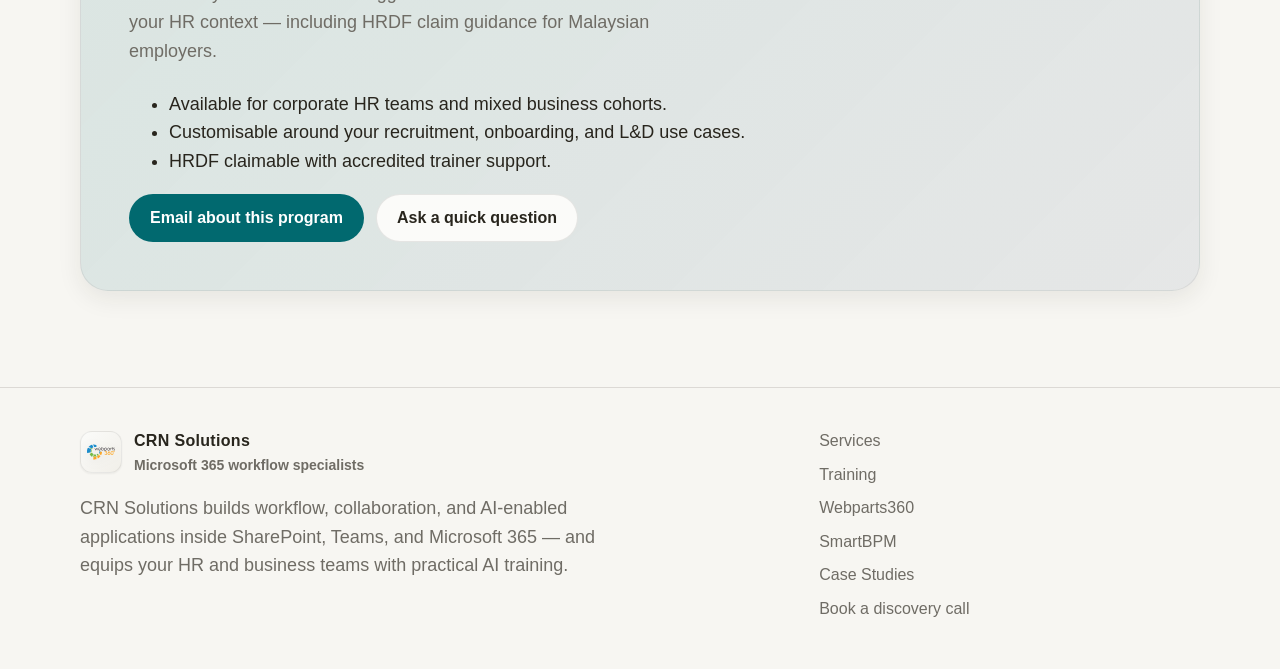
<file: aimc.html>
<!DOCTYPE html>
<html lang="en" data-theme="light">
<head>
  <meta charset="UTF-8" />
  <meta name="viewport" content="width=device-width, initial-scale=1.0" />
  <title>Practical AI for HR Professionals | CRN Solutions</title>
    <!-- Google Analytics -->
  <script async src="https://www.googletagmanager.com/gtag/js?id=G-8Y96KZHQGJ"></script>
  <script>
    window.dataLayer = window.dataLayer || [];
    function gtag(){dataLayer.push(arguments);}
    gtag('js', new Date());
    gtag('config', 'G-8Y96KZHQGJ');
  </script>
  <meta name="description" content="A 2-day, HRDF-claimable Practical AI masterclass for HR teams. Learn to use tools like ChatGPT, Claude, and Gemini to transform recruitment, operations, and learning programmes." />

  <link rel="preconnect" href="https://api.fontshare.com" />
  <link href="https://api.fontshare.com/v2/css?f[]=general-sans@400,500,600,700&f[]=cabinet-grotesk@500,700,800&display=swap" rel="stylesheet" />
  <link rel="stylesheet" href="css/site.css" />
</head>
<body>
  <script>document.documentElement.classList.add("js");</script>

  <header class="site-header">
    <div class="container header-row">
      <a class="brand" href="index.html" aria-label="CRN Solutions home">
        <span class="brand-logo-wrap" aria-hidden="true">
          <img
            src="images/W360Logo.png"
            alt="CRN Solutions logo"
            loading="eager"
            decoding="async"
          />
        </span>
        <span class="brand-text">
          <strong>CRN Solutions</strong>
          <span>Microsoft 365 workflow specialists</span>
        </span>
      </a>

      <div class="nav-wrap">
        <nav class="site-nav" id="site-nav" aria-label="Primary navigation">
          <a href="index.html#services">Services</a>
          <a href="index.html#webparts360">Webparts360</a>
          <a href="index.html#smartbpm">SmartBPM</a>
          <a href="index.html#case-studies">Case Studies</a>
          <a href="index.html#contact">Contact</a>
        </nav>
        <div class="header-actions">
          <button class="menu-toggle" type="button" aria-expanded="false" aria-controls="site-nav" aria-label="Open menu">☰</button>
          <button class="theme-toggle" type="button" data-theme-toggle aria-label="Switch theme"></button>
          <a class="btn btn-primary" href="index.html#contact">Book a discovery call</a>
        </div>
      </div>
    </div>
  </header>

  <main>
    <!-- Hero -->
    <section class="hero" data-reveal>
      <div class="container hero-grid">
        <div>
          <a href="training.html#courses" class="btn btn-secondary" style="min-height: 0; padding-inline: var(--space-4); padding-block: 0.4rem; font-size: var(--text-xs); margin-bottom: var(--space-3);">
            ← Back to training overview
          </a>
          <div class="kicker">Pragmatic AI series</div>
          <h1>Practical AI for HR professionals</h1>
          <p>
            Transform recruitment, operations, and learning programmes with AI.
            Learn to automate workflows, build smart assistants, and create personalised HR content — without needing to code.
          </p>
          <div class="tag-row">
            <span class="tag-pill">2-day masterclass (17 hours)</span>
            <span class="tag-pill">Hands-on labs</span>
            <span class="tag-pill">HRDF claimable</span>
            <span class="tag-pill">ChatGPT · Claude · Gemini</span>
          </div>
          <div class="hero-actions">
            <a class="btn btn-primary" href="mailto:training@webparts360.com?subject=AI%20Masterclass%20for%20HR%20enquiry">
              Enquire about a training date
            </a>
            <a class="btn btn-secondary" href="#curriculum">
              View curriculum
            </a>
          </div>
        </div>

        <div>
          <div class="card">
            <h3>What this masterclass focuses on</h3>
            <ul style="margin: 0; padding-left: 1.1rem; color: var(--color-text-muted);">
              <li>Build an AI HR assistant that answers policy questions with cited, accurate responses from your handbook.</li>
              <li>Screen candidates faster with AI-supported CV review and skills matching.</li>
              <li>Automate onboarding emails, schedules, and compliance checklists.</li>
              <li>Design data-driven L&amp;D programmes and personalised learning journeys.</li>
              <li>Create HR learning content: guides, quizzes, video outlines, and scripts.</li>
            </ul>
          </div>
        </div>
      </div>
    </section>

    <!-- Why this matters -->
    <section data-reveal>
      <div class="container">
        <div class="section-head">
          <div>
            <div class="kicker">Why this course</div>
            <h2>AI that is grounded in real HR work, not hype</h2>
          </div>
          <p>
            Many AI sessions stay at the level of demos and inspiration.
            This masterclass is built around specific HR workflows — recruitment, onboarding, L&amp;D, and operations — so participants leave with ready-to-use patterns.
          </p>
        </div>

        <div class="two-column">
          <div class="list-card">
            <h3>The HR reality</h3>
            <ul>
              <li>Recruiters and hiring managers drown in CVs and repetitive outreach.</li>
              <li>Onboarding tasks and policy questions eat into time for strategic work.</li>
              <li>L&amp;D teams struggle to keep up with content demands across the organisation.</li>
              <li>People analytics insights often remain trapped in spreadsheets and slide decks.</li>
            </ul>
          </div>
          <div class="list-card">
            <h3>The AI opportunity</h3>
            <ul>
              <li>Use AI to triage and summarise candidate pipelines in minutes instead of hours.</li>
              <li>Deploy grounded HR assistants that answer policy and benefits questions with proper citations.</li>
              <li>Generate learning assets, guides, quizzes, and comms on demand from existing materials.</li>
              <li>Turn HR and performance data into clear, executive-ready reports and recommendations.</li>
            </ul>
          </div>
        </div>
      </div>
    </section>

    <!-- Tools and skills -->
    <section data-reveal style="background: var(--color-surface-2);">
      <div class="container">
        <div class="section-head">
          <div>
            <div class="kicker">Tools and skills</div>
            <h2>6 tools, 5 capability areas</h2>
          </div>
          <p>
            Participants get hands-on with leading AI tools while building skills that transfer across vendors and platforms.
          </p>
        </div>

        <div class="two-column">
          <div class="list-card">
            <h3>Tools you will work with</h3>
            <ul>
              <li>ChatGPT and Claude for conversational AI and content generation.</li>
              <li>Gemini and NotebookLM for document-grounded analysis and synthesis.</li>
              <li>Google Sheets and similar tools for HR data workflows.</li>
              <li>Optional: Perplexity and other retrieval-first assistants for research.</li>
            </ul>
          </div>
          <div class="list-card">
            <h3>HR capability areas</h3>
            <ul>
              <li>Recruitment and talent acquisition.</li>
              <li>Onboarding and HR operations.</li>
              <li>Learning and development.</li>
              <li>People analytics and reporting.</li>
              <li>Change and stakeholder communication.</li>
            </ul>
          </div>
        </div>
      </div>
    </section>

    <!-- Course content -->
    <section id="curriculum" data-reveal>
      <div class="container">
        <div class="section-head">
          <div>
            <div class="kicker">Course content</div>
            <h2>Practical, hands-on training for immediate application</h2>
          </div>
          <p>
            The programme is structured across foundations, HR operations, learning and development, and integration — with a capstone project that pulls everything together.
          </p>
        </div>

        <div class="two-column">
          <div class="list-card">
            <h3>Foundations &amp; HR operations</h3>
            <ul>
              <li>Introduction to AI tools for HR (Gemini, NotebookLM, Google Sheets).</li>
              <li>Building your first AI assistant in 45 minutes.</li>
              <li>AI-driven candidate screening and skills matching.</li>
              <li>Personalised recruitment outreach automation.</li>
              <li>Creating the “HR Brain” knowledge chatbot.</li>
              <li>Automating onboarding workflows and compliance tasks.</li>
              <li>Generating executive reports from operational HR data.</li>
            </ul>
          </div>

          <div class="list-card">
            <h3>Learning &amp; development + integration</h3>
            <ul>
              <li>Synthesising performance reviews for skill gap analysis.</li>
              <li>Designing data-driven L&amp;D strategies.</li>
              <li>Creating personalised learning journeys for employees.</li>
              <li>Generating multi-format training content (guides, scripts, quizzes).</li>
              <li>Measuring training effectiveness and ROI.</li>
              <li>Capstone: Building your unified AI–HR portal.</li>
              <li>Implementation planning and next steps after the workshop.</li>
            </ul>
          </div>
        </div>
      </div>
    </section>

    <!-- Who should attend -->
    <section data-reveal style="background: var(--color-surface-2);">
      <div class="container">
        <div class="section-head">
          <div>
            <div class="kicker">Intended audience</div>
            <h2>Who should attend</h2>
          </div>
          <p>
            Designed for HR professionals and people leaders who want to work smarter with AI and bring structure to AI experiments already happening in their organisations.
          </p>
        </div>

        <div class="grid-3">
          <article class="card">
            <h3>HR managers &amp; business partners</h3>
            <p>Spend less time on admin and reporting, more time on strategic people development and stakeholder conversations.</p>
          </article>
          <article class="card">
            <h3>Talent acquisition teams</h3>
            <p>Find the right candidates faster, without missing strong cultural fits and non-obvious skills matches.</p>
          </article>
          <article class="card">
            <h3>L&amp;D professionals</h3>
            <p>Design personalised learning programmes without creating every asset from scratch.</p>
          </article>
        </div>

        <div class="grid-3" style="margin-top: var(--space-4);">
          <article class="card">
            <h3>HR operations</h3>
            <p>Automate routine policy inquiries, letters, and compliance tasks while staying within governance policies.</p>
          </article>
          <article class="card">
            <h3>People analytics teams</h3>
            <p>Turn HR data into actionable insights and compelling narratives for leadership.</p>
          </article>
          <article class="card">
            <h3>Small HR teams</h3>
            <p>Gain AI leverage to compete with larger departments and expand your capacity.</p>
          </article>
        </div>
      </div>
    </section>

    <!-- Programme details -->
    <section data-reveal>
      <div class="container">
        <div class="section-head">
          <div>
            <div class="kicker">Programme details</div>
            <h2>Delivery and requirements</h2>
          </div>
          <p>
            A short, intensive masterclass designed for real workplace application, with live facilitation and hands-on labs using your own HR scenarios where possible.
          </p>
        </div>

        <table class="detail-table">
          <tr><th>Duration</th><td>2 full days (approximately 17 hours of contact time).</td></tr>
          <tr><th>Format</th><td>Instructor-led with practical labs and guided exercises.</td></tr>
          <tr><th>Delivery mode</th><td>In-person or live online.</td></tr>
          <tr><th>Group size</th><td>Ideal for 10 to 25 participants, depending on format.</td></tr>
          <tr><th>Prerequisite</th><td>Basic familiarity with HR processes and spreadsheets; no coding required.</td></tr>
          <tr><th>Participant requirements</th><td>Laptop, Google account, and sample HR documents (where allowed).</td></tr>
          <tr><th>HRDF claimable</th><td>Yes, with accredited trainer support for Malaysian organisations.</td></tr>
          <tr><th>Includes</th><td>All materials, lab exercises, templates, and certificate of completion.</td></tr>
        </table>
      </div>
    </section>

    <!-- Testimonials placeholder -->
    <section id="testimonials">
      <div class="container">
        <div class="section-head">
          <h2>What Participants Say</h2>
          <p>Hear from HR professionals who transformed their workflows with AI</p>
        </div>
        <div class="video-grid">
          <article class="video-card">
            <iframe 
              src="https://www.youtube.com/embed/bUMkilHg1Bk" 
              title="UWC Berhad, COO"
              allow="accelerometer; autoplay; clipboard-write; encrypted-media; gyroscope; picture-in-picture" 
              allowfullscreen>
            </iframe>
          </article>
          <article class="video-card">
            <iframe 
              src="https://www.youtube.com/embed/ZWJ2enZFY6o" 
              title="Testimonial 2"
              allow="accelerometer; autoplay; clipboard-write; encrypted-media; gyroscope; picture-in-picture" 
              allowfullscreen>
            </iframe>
          </article>
          <article class="video-card">
            <iframe 
              src="https://www.youtube.com/embed/tkHH0F32t_s" 
              title="Testimonial 3"
              allow="accelerometer; autoplay; clipboard-write; encrypted-media; gyroscope; picture-in-picture" 
              allowfullscreen>
            </iframe>
          </article>
        </div>
      </div>
    </section>

    <!-- CTA -->
    <section id="register" data-reveal>
      <div class="container">
        <div class="cta-panel">
          <div>
            <div class="kicker">Next steps</div>
            <h2>Plan a Practical AI for HR masterclass for your organisation</h2>
            <p>
              Share your HR team profile, current AI experiments, and the outcomes you need.
              We will suggest an AI masterclass track tuned to your HR context — including HRDF claim guidance for Malaysian employers.
            </p>
          </div>
          <div class="cta-inner-card">
            <ul>
              <li>Available for corporate HR teams and mixed business cohorts.</li>
              <li>Customisable around your recruitment, onboarding, and L&amp;D use cases.</li>
              <li>HRDF claimable with accredited trainer support.</li>
            </ul>
            <div class="hero-actions">
              <a class="btn btn-primary" href="mailto:training@webparts360.com?subject=AI%20Masterclass%20for%20HR%20enquiry">
                Email about this program
              </a>
              <a class="btn btn-secondary" href="mailto:training@webparts360.com?subject=AI%20Masterclass%20for%20HR%20enquiry">
                Ask a quick question
              </a>
            </div>
          </div>
        </div>
      </div>
    </section>
  </main>

  <footer class="site-footer">
    <div class="container footer-grid">
      <div>
        <div class="brand" style="margin-bottom: var(--space-4);">
          <span class="brand-logo-wrap" aria-hidden="true">
            <img src="W360Logo.svg" alt="" loading="lazy" decoding="async" />
          </span>
          <span class="brand-text">
            <strong>CRN Solutions</strong>
            <span>Microsoft 365 workflow specialists</span>
          </span>
        </div>
        <p class="footer-note">
          CRN Solutions builds workflow, collaboration, and AI-enabled applications inside SharePoint,
          Teams, and Microsoft 365 — and equips your HR and business teams with practical AI training.
        </p>
      </div>
      <div class="footer-links">
        <a href="index.html#services">Services</a>
        <a href="training.html#courses">Training</a>
        <a href="index.html#webparts360">Webparts360</a>
        <a href="index.html#smartbpm">SmartBPM</a>
        <a href="index.html#case-studies">Case Studies</a>
        <a href="index.html#contact">Book a discovery call</a>
      </div>
    </div>
  </footer>

  <script>
    (function () {
      const root = document.documentElement;
      const themeButton = document.querySelector('[data-theme-toggle]');
      const siteHeader = document.querySelector('.site-header');
      let theme = window.matchMedia('(prefers-color-scheme: dark)').matches ? 'dark' : 'light';
      root.setAttribute('data-theme', theme);

      function renderThemeIcon(mode) {
        return mode === 'dark'
          ? '<svg viewBox="0 0 24 24" fill="none" stroke="currentColor" stroke-width="1.8" stroke-linecap="round" stroke-linejoin="round" aria-hidden="true"><circle cx="12" cy="12" r="4"></circle><path d="M12 2v2.5M12 19.5V22M4.93 4.93l1.77 1.77M17.3 17.3l1.77 1.77M2 12h2.5M19.5 12H22M4.93 19.07l1.77-1.77M17.3 6.7l1.77-1.77"></path></svg>'
          : '<svg viewBox="0 0 24 24" fill="none" stroke="currentColor" stroke-width="1.8" stroke-linecap="round" stroke-linejoin="round" aria-hidden="true"><path d="M21 12.79A9 9 0 1 1 11.21 3 7 7 0 0 0 21 12.79z"></path></svg>';
      }

      if (themeButton) {
        themeButton.innerHTML = renderThemeIcon(theme);
        themeButton.setAttribute('aria-label', 'Switch to ' + (theme === 'dark' ? 'light' : 'dark') + ' mode');
        themeButton.addEventListener('click', function () {
          theme = theme === 'dark' ? 'light' : 'dark';
          root.setAttribute('data-theme', theme);
          themeButton.innerHTML = renderThemeIcon(theme);
          themeButton.setAttribute('aria-label', 'Switch to ' + (theme === 'dark' ? 'light' : 'dark') + ' mode');
        });
      }

      const menuButton = document.querySelector('.menu-toggle');
      const nav = document.getElementById('site-nav');
      if (menuButton && nav) {
        menuButton.addEventListener('click', function () {
          const open = nav.classList.toggle('open');
          menuButton.setAttribute('aria-expanded', String(open));
        });
        nav.querySelectorAll('a').forEach(function (link) {
          link.addEventListener('click', function () {
            nav.classList.remove('open');
            menuButton.setAttribute('aria-expanded', 'false');
          });
        });
      }

      const observer = 'IntersectionObserver' in window ? new IntersectionObserver(function(entries){
        entries.forEach(function(entry){
          if(entry.isIntersecting){
            entry.target.classList.add('is-visible');
            observer.unobserve(entry.target);
          }
        });
      }, { threshold: 0.18, rootMargin: '0px 0px -8% 0px' }) : null;

      document.querySelectorAll('[data-reveal]').forEach(function(el){
        if(observer){ observer.observe(el); } else { el.classList.add('is-visible'); }
      });

      function syncHeader(){
        if(!siteHeader) return;
        siteHeader.classList.toggle('is-scrolled', window.scrollY > 10);
      }
      syncHeader();
      window.addEventListener('scroll', syncHeader, { passive: true });
    })();
  </script>
</body>
</html>
</file>
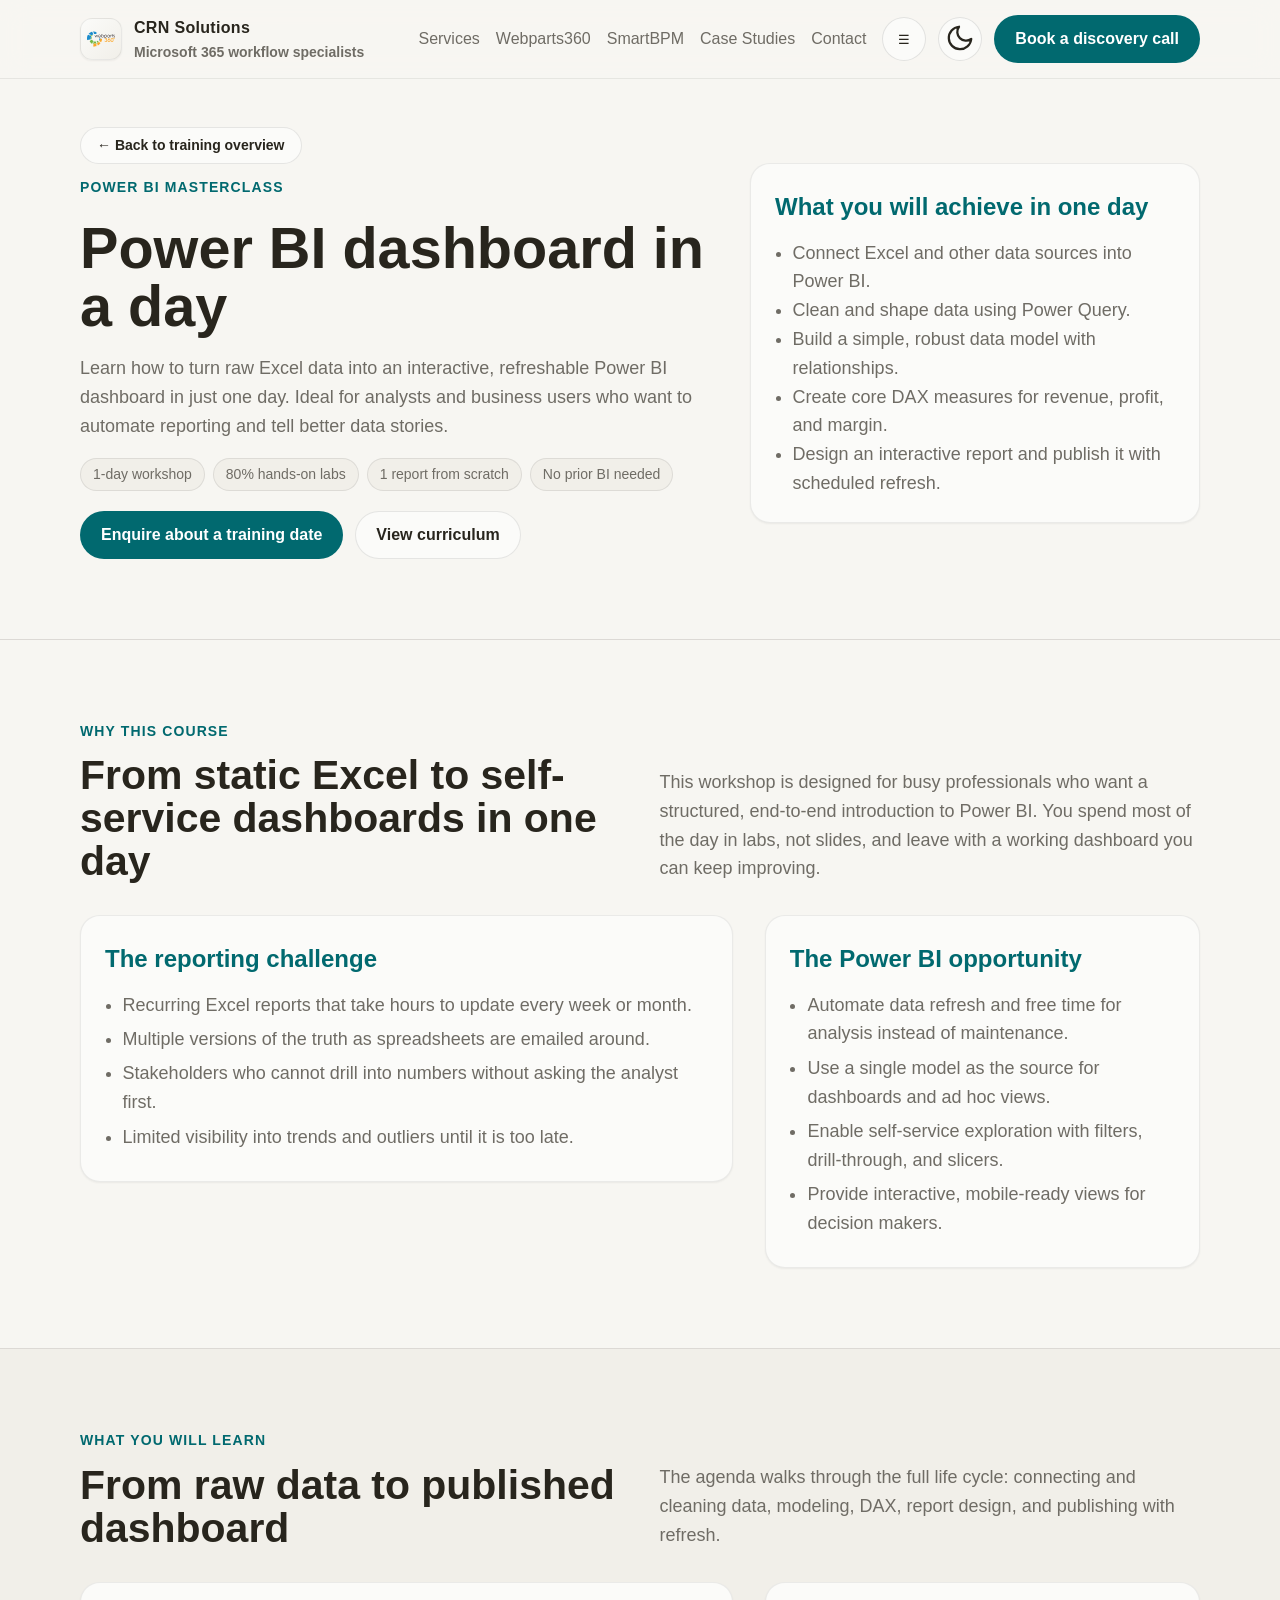
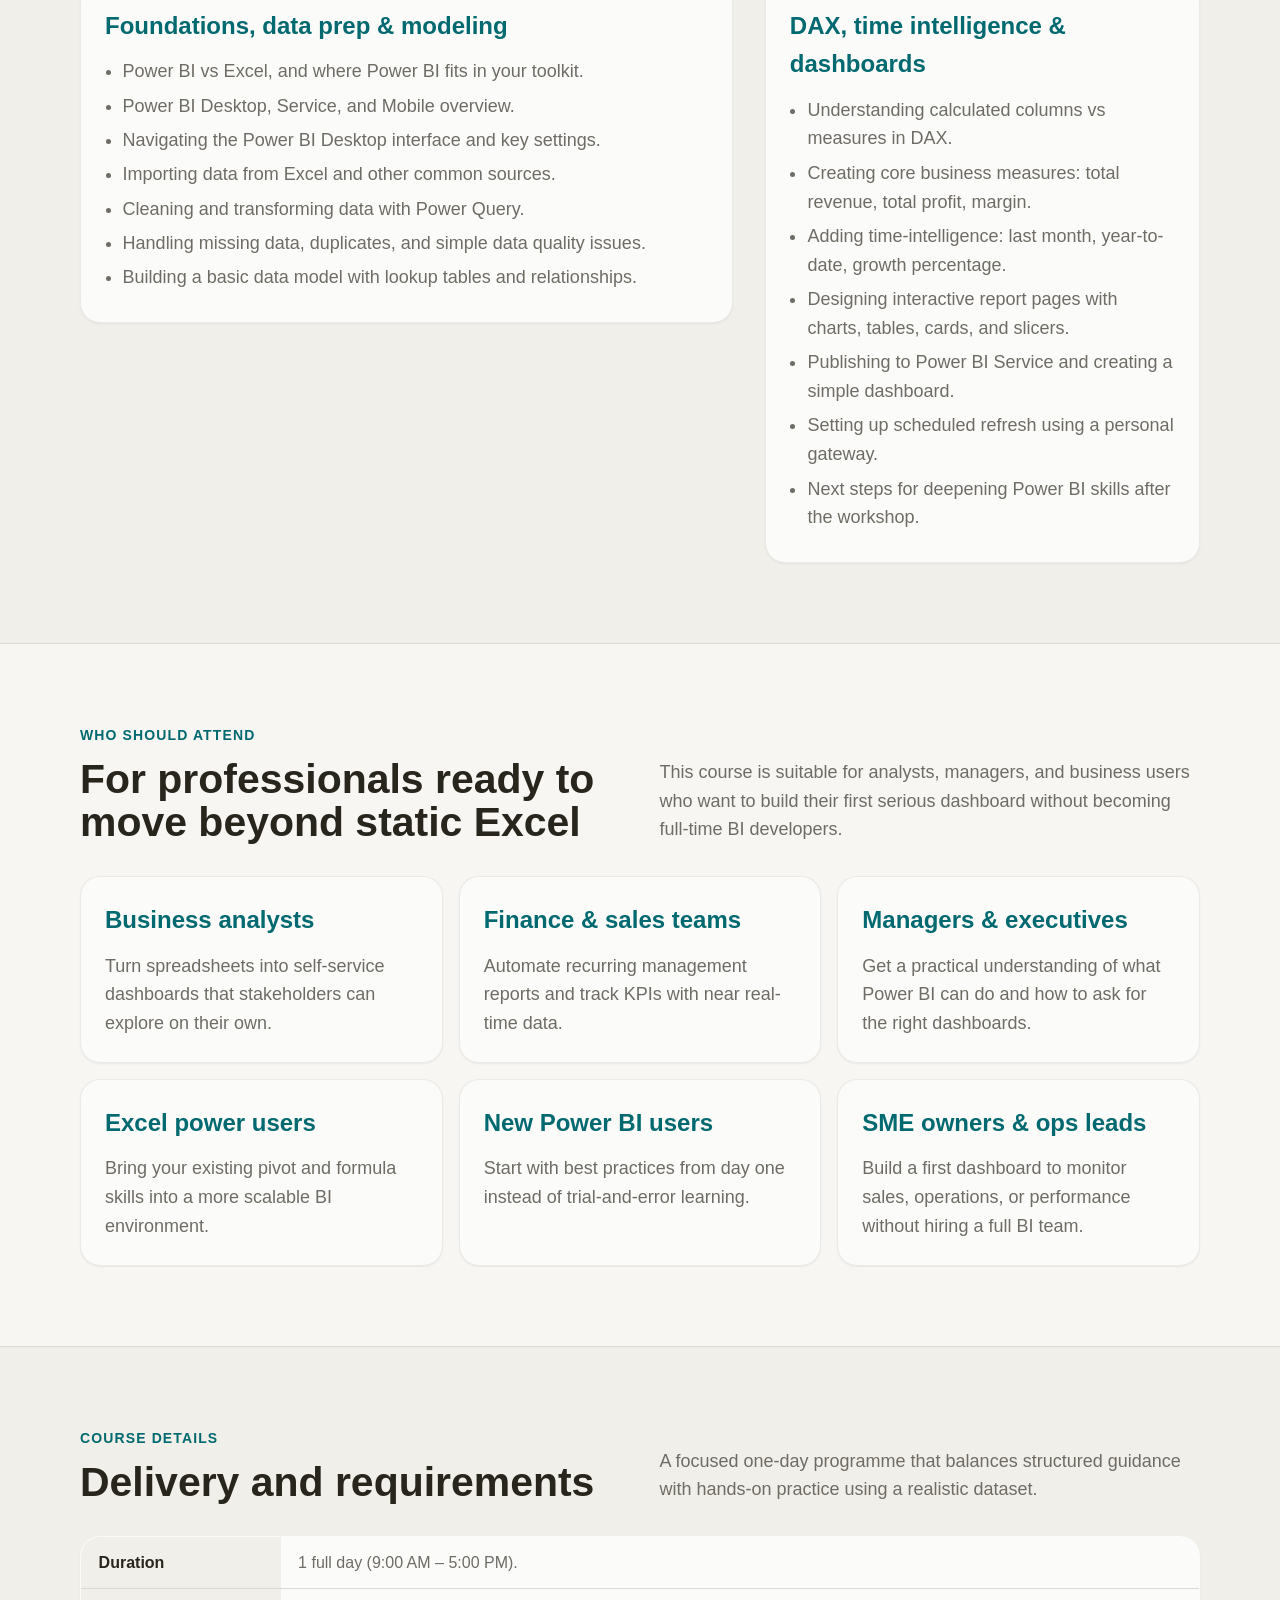
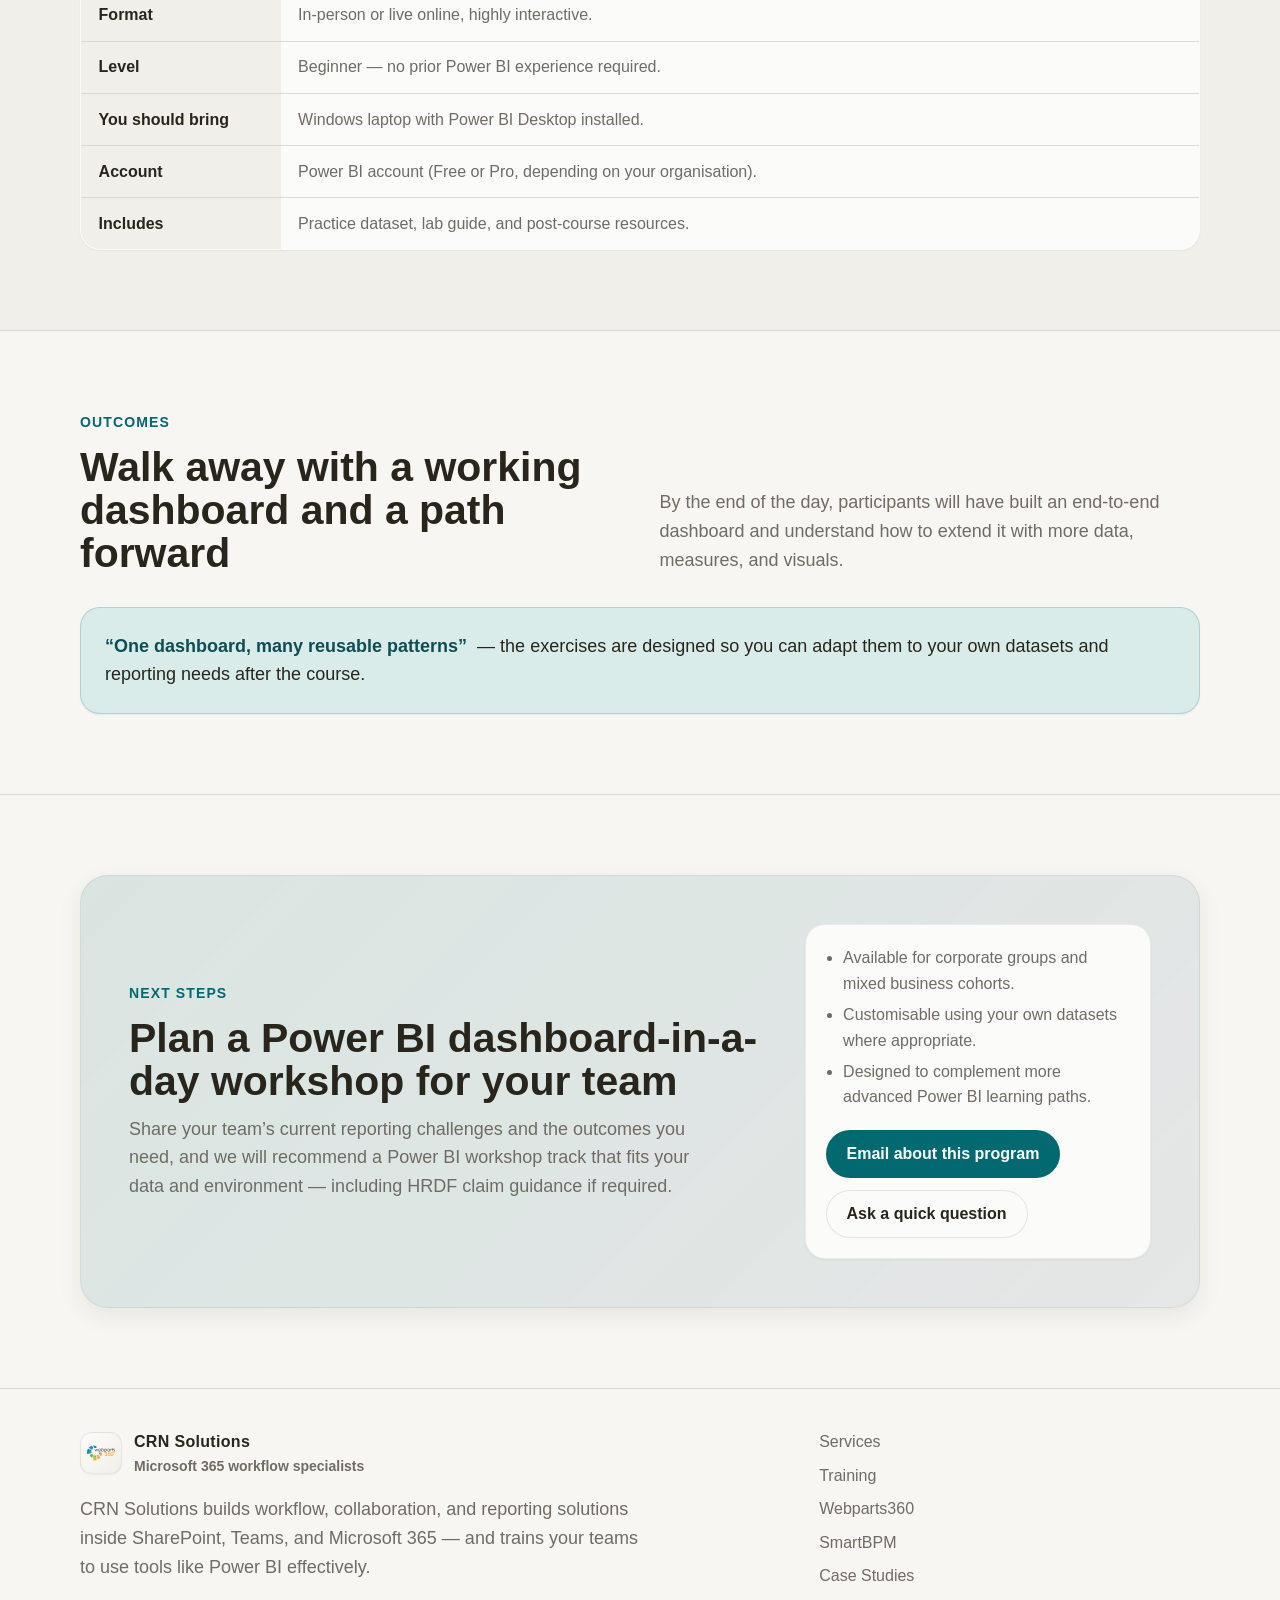
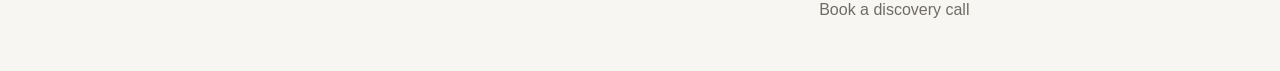
<file: pbimc.html>
<!DOCTYPE html>
<html lang="en" data-theme="light">
<head>
  <meta charset="UTF-8" />
  <meta name="viewport" content="width=device-width, initial-scale=1.0" />
  <title>Power BI Dashboard in a Day | CRN Solutions</title>
  <meta name="description" content="A 1-day, hands-on Power BI masterclass for analysts and business users. Learn to turn Excel data into an interactive, refreshable dashboard in a single day." />

  <link rel="preconnect" href="https://api.fontshare.com" />
  <link href="https://api.fontshare.com/v2/css?f[]=general-sans@400,500,600,700&f[]=cabinet-grotesk@500,700,800&display=swap" rel="stylesheet" />

  <style>
    :root, [data-theme="light"] {
      --text-xs: clamp(0.75rem, 0.7rem + 0.25vw, 0.875rem);
      --text-sm: clamp(0.875rem, 0.8rem + 0.35vw, 1rem);
      --text-base: clamp(1rem, 0.95rem + 0.25vw, 1.125rem);
      --text-lg: clamp(1.125rem, 1rem + 0.75vw, 1.5rem);
      --text-xl: clamp(1.5rem, 1.2rem + 1.25vw, 2.25rem);
      --text-2xl: clamp(2rem, 1.2rem + 2.5vw, 3.5rem);

      --space-1: 0.25rem;
      --space-2: 0.5rem;
      --space-3: 0.75rem;
      --space-4: 1rem;
      --space-5: 1.25rem;
      --space-6: 1.5rem;
      --space-8: 2rem;
      --space-10: 2.5rem;
      --space-12: 3rem;
      --space-16: 4rem;
      --space-20: 5rem;

      --color-bg: #f7f6f2;
      --color-surface: #fbfbf9;
      --color-surface-2: #f1efe9;
      --color-border: #d4d1ca;
      --color-divider: #dcd9d5;
      --color-text: #28251d;
      --color-text-muted: #6f6c65;
      --color-primary: #01696f;
      --color-primary-hover: #0c4e54;
      --color-primary-soft: #d9ecea;
      --color-accent: #1e3a5f;

      --radius-md: 0.5rem;
      --radius-lg: 0.875rem;
      --radius-xl: 1.25rem;
      --radius-full: 9999px;

      --shadow-sm: 0 1px 2px rgba(40,37,29,0.06);
      --shadow-md: 0 8px 24px rgba(40,37,29,0.08);

      --content-default: 1120px;
      --transition: 180ms cubic-bezier(0.16, 1, 0.3, 1);
      --font-body: "General Sans","Inter",sans-serif;
      --font-display: "Cabinet Grotesk","Inter",sans-serif;
    }

    [data-theme="dark"] {
      --color-bg: #171614;
      --color-surface: #1c1b19;
      --color-surface-2: #22211f;
      --color-border: #393836;
      --color-divider: #262523;
      --color-text: #cdccca;
      --color-text-muted: #9b9892;
      --color-primary: #4f98a3;
      --color-primary-hover: #6eb0ba;
      --color-primary-soft: #223335;
      --color-accent: #88a8d8;
      --shadow-sm: 0 1px 2px rgba(0,0,0,0.2);
      --shadow-md: 0 8px 24px rgba(0,0,0,0.28);
    }

    *,*::before,*::after { box-sizing: border-box; }
    html { scroll-behavior: smooth; }
    body {
      margin: 0;
      min-height: 100vh;
      font-family: var(--font-body);
      font-size: var(--text-base);
      line-height: 1.6;
      background: var(--color-bg);
      color: var(--color-text);
    }
    img { max-width: 100%; display: block; }
    a { color: inherit; text-decoration: none; }

    .container {
      width: min(calc(100% - 2rem), var(--content-default));
      margin-inline: auto;
    }

    /* Motion */
    html.js [data-reveal] {
      opacity: 0;
      transform: translateY(18px);
      transition:
        opacity 700ms cubic-bezier(0.16, 1, 0.3, 1),
        transform 700ms cubic-bezier(0.16, 1, 0.3, 1);
      transition-delay: var(--reveal-delay, 0ms);
    }
    html.js [data-reveal].is-visible {
      opacity: 1;
      transform: none;
    }
    @media (prefers-reduced-motion: reduce) {
      html.js [data-reveal] {
        opacity: 1 !important;
        transform: none !important;
        transition: none !important;
      }
    }

    /* Header / nav */
    .site-header {
      position: sticky;
      top: 0;
      z-index: 10;
      backdrop-filter: blur(14px);
      background: color-mix(in srgb, var(--color-bg) 88%, transparent);
      border-bottom: 1px solid rgba(127,127,127,0.14);
      transition:
        box-shadow 180ms cubic-bezier(0.16,1,0.3,1),
        background 180ms cubic-bezier(0.16,1,0.3,1);
    }
    .site-header.is-scrolled {
      box-shadow: 0 10px 30px rgba(40,37,29,0.08);
    }

    .header-row {
      display: flex;
      align-items: center;
      justify-content: space-between;
      gap: var(--space-4);
      min-height: 78px;
    }

    .brand {
      display: flex;
      align-items: center;
      gap: var(--space-3);
      font-weight: 700;
    }
    .brand-logo-wrap {
      display: flex;
      align-items: center;
      justify-content: center;
      width: 42px;
      height: 42px;
      border-radius: 12px;
      background: linear-gradient(135deg, var(--color-surface), var(--color-surface-2));
      border: 1px solid rgba(127,127,127,0.14);
      overflow: hidden;
      box-shadow: var(--shadow-sm);
    }
    .brand-logo-wrap img {
      width: 28px;
      height: 28px;
      object-fit: contain;
    }
    .brand:hover .brand-logo-wrap,
    .brand:focus-visible .brand-logo-wrap {
      transform: translateY(-1px) scale(1.03);
      transition: transform var(--transition);
    }
    .brand-text strong {
      display: block;
      font-family: var(--font-display);
      font-size: 1rem;
      letter-spacing: 0.02em;
    }
    .brand-text span {
      display: block;
      font-size: var(--text-xs);
      color: var(--color-text-muted);
    }

    .nav-wrap {
      display: flex;
      align-items: center;
      gap: var(--space-4);
    }
    .site-nav {
      display: flex;
      align-items: center;
      gap: var(--space-4);
      font-size: var(--text-sm);
      color: var(--color-text-muted);
    }
    .site-nav a {
      position: relative;
      padding-block: 0.35rem;
    }
    .site-nav a::after {
      content: "";
      position: absolute;
      left: 0;
      bottom: 0;
      width: 100%;
      height: 2px;
      background: var(--color-primary);
      transform: scaleX(0);
      transform-origin: left;
      transition: transform var(--transition);
    }
    .site-nav a:hover,
    .site-nav a:focus-visible {
      color: var(--color-text);
    }
    .site-nav a:hover::after,
    .site-nav a:focus-visible::after {
      transform: scaleX(1);
    }

    .header-actions {
      display: flex;
      align-items: center;
      gap: var(--space-3);
    }
    .theme-toggle,
    .menu-toggle {
      min-width: 44px;
      min-height: 44px;
      border-radius: var(--radius-full);
      border: 1px solid rgba(127,127,127,0.2);
      background: var(--color-surface);
      color: var(--color-text);
      cursor: pointer;
      transition: transform var(--transition), background var(--transition);
    }
    .theme-toggle:hover,
    .menu-toggle:hover {
      transform: translateY(-1px);
    }

    .btn {
      display: inline-flex;
      align-items: center;
      justify-content: center;
      gap: var(--space-2);
      min-height: 48px;
      padding: 0 var(--space-5);
      border-radius: var(--radius-full);
      border: 1px solid transparent;
      font-size: var(--text-sm);
      font-weight: 600;
      transition:
        background var(--transition),
        color var(--transition),
        border-color var(--transition),
        transform var(--transition);
    }
    .btn:hover { transform: translateY(-1px); }
    .btn-primary {
      background: var(--color-primary);
      color: #fff;
    }
    .btn-primary:hover { background: var(--color-primary-hover); }
    .btn-secondary {
      background: var(--color-surface);
      border-color: rgba(127,127,127,0.18);
    }

    /* Layout & sections */
    main section {
      padding-block: clamp(var(--space-10), 8vw, var(--space-20));
    }
    main section + section {
      border-top: 1px solid var(--color-divider);
    }

    .hero {
      padding-top: var(--space-12);
    }
    .hero-grid {
      display: grid;
      gap: var(--space-10);
      align-items: center;
    }
    .hero h1 {
      margin: var(--space-5) 0 var(--space-4);
      font-family: var(--font-display);
      font-size: clamp(2.4rem, 4.8vw, 3.6rem);
      line-height: 1.02;
      max-width: 26ch;
    }
    .hero p {
      max-width: 62ch;
      color: var(--color-text-muted);
    }
    .hero-actions {
      display: flex;
      flex-wrap: wrap;
      gap: var(--space-3);
      margin-top: var(--space-5);
    }

    .kicker {
      color: var(--color-primary);
      font-size: var(--text-xs);
      text-transform: uppercase;
      letter-spacing: 0.08em;
      font-weight: 700;
      margin-bottom: var(--space-3);
    }

    .tag-row {
      display: flex;
      flex-wrap: wrap;
      gap: var(--space-2);
      margin-top: var(--space-2);
    }
    .tag-pill {
      padding: 0.25rem 0.75rem;
      border-radius: var(--radius-full);
      border: 1px solid rgba(127,127,127,0.18);
      background: var(--color-surface-2);
      font-size: var(--text-xs);
      color: var(--color-text-muted);
    }

    .section-head {
      display: flex;
      justify-content: space-between;
      gap: var(--space-6);
      align-items: flex-end;
      margin-bottom: var(--space-8);
    }
    .section-head h2 {
      margin: 0;
      font-family: var(--font-display);
      font-size: clamp(2rem, 3.2vw, 2.8rem);
      line-height: 1.05;
    }
    .section-head p {
      margin: 0;
      max-width: 54ch;
      color: var(--color-text-muted);
    }

    .grid-3 {
      display: grid;
      gap: var(--space-4);
      grid-template-columns: repeat(3, minmax(0, 1fr));
    }

    .card {
      background: var(--color-surface);
      border-radius: var(--radius-xl);
      border: 1px solid rgba(127,127,127,0.14);
      padding: var(--space-6);
      box-shadow: var(--shadow-sm);
      transition:
        transform var(--transition),
        box-shadow var(--transition),
        border-color var(--transition);
    }
    .card h3 {
      margin: 0 0 var(--space-3);
      font-size: var(--text-lg);
      color: var(--color-primary);
    }
    .card p {
      margin: 0;
      color: var(--color-text-muted);
    }
    .card:hover {
      transform: translateY(-4px);
      box-shadow: var(--shadow-md);
    }

    .two-column {
      display: grid;
      grid-template-columns: minmax(0, 1.2fr) minmax(0, 0.8fr);
      gap: var(--space-8);
      align-items: flex-start;
    }

    .list-card {
      background: var(--color-surface);
      border-radius: var(--radius-xl);
      border: 1px solid rgba(127,127,127,0.14);
      padding: var(--space-6);
      box-shadow: var(--shadow-sm);
    }
    .list-card h3 {
      margin-top: 0;
      margin-bottom: var(--space-3);
      font-size: var(--text-lg);
      color: var(--color-primary);
    }
    .list-card ul {
      margin: 0;
      padding-left: 1.1rem;
      color: var(--color-text-muted);
    }
    .list-card li {
      margin-bottom: 0.35rem;
    }

    .detail-table {
      width: 100%;
      border-collapse: collapse;
      background: var(--color-surface);
      border-radius: var(--radius-xl);
      overflow: hidden;
      border: 1px solid rgba(127,127,127,0.14);
      box-shadow: var(--shadow-sm);
    }
    .detail-table th,
    .detail-table td {
      text-align: left;
      padding: 0.8rem 1.1rem;
      border-bottom: 1px solid var(--color-divider);
      vertical-align: top;
      font-size: var(--text-sm);
    }
    .detail-table th {
      width: 200px;
      background: var(--color-surface-2);
      font-weight: 600;
      color: var(--color-text);
    }
    .detail-table td {
      color: var(--color-text-muted);
    }
    .detail-table tr:last-child th,
    .detail-table tr:last-child td {
      border-bottom: none;
    }

    .quote-block {
      background: var(--color-primary-soft);
      border-radius: var(--radius-xl);
      border: 1px solid rgba(1,105,111,0.2);
      padding: var(--space-6);
      box-shadow: var(--shadow-sm);
      font-size: var(--text-base);
      color: var(--color-text);
    }
    .quote-block strong {
      color: var(--color-primary-hover);
    }

    /* CTA panel */
    .cta-panel {
      background: linear-gradient(135deg, rgba(1,105,111,0.12), rgba(30,58,95,0.08));
      border: 1px solid rgba(127,127,127,0.14);
      border-radius: 28px;
      padding: clamp(var(--space-8), 5vw, var(--space-12));
      box-shadow: var(--shadow-md);
      display: grid;
      grid-template-columns: minmax(0, 1.3fr) minmax(0, 0.7fr);
      gap: var(--space-8);
      align-items: center;
    }
    .cta-panel h2 {
      margin: 0 0 var(--space-3);
      font-family: var(--font-display);
      font-size: clamp(2rem, 3.2vw, 2.8rem);
      line-height: 1.05;
    }
    .cta-panel p {
      margin: 0;
      max-width: 56ch;
      color: var(--color-text-muted);
    }
    .cta-inner-card {
      background: var(--color-surface);
      border-radius: var(--radius-xl);
      border: 1px solid rgba(127,127,127,0.14);
      padding: var(--space-5);
      box-shadow: var(--shadow-sm);
    }
    .cta-inner-card ul {
      margin: 0 0 var(--space-4);
      padding-left: 1.1rem;
      color: var(--color-text-muted);
    }
    .cta-inner-card li {
      margin-bottom: 0.35rem;
      font-size: var(--text-sm);
    }

    /* Footer */
    .site-footer {
      padding: var(--space-10) 0 var(--space-12);
      border-top: 1px solid var(--color-divider);
    }
    .footer-grid {
      display: grid;
      grid-template-columns: 1.3fr 0.7fr;
      gap: var(--space-8);
      align-items: flex-start;
    }
    .footer-links {
      display: grid;
      gap: var(--space-2);
      font-size: var(--text-sm);
      color: var(--color-text-muted);
    }
    .footer-note {
      color: var(--color-text-muted);
      max-width: 56ch;
    }

    @media (min-width: 960px) {
      .hero-grid { grid-template-columns: minmax(0, 1.4fr) minmax(0, 1fr); }
    }

    @media (max-width: 959px) {
      .site-nav {
        position: absolute;
        left: 0;
        right: 0;
        top: 78px;
        display: none;
        flex-direction: column;
        align-items: flex-start;
        padding: var(--space-5) 1rem var(--space-6);
        background: var(--color-bg);
        border-bottom: 1px solid var(--color-divider);
      }
      .site-nav.open { display: flex; }
      .menu-toggle {
        display: inline-flex;
        align-items: center;
        justify-content: center;
      }
      .header-actions .btn { display: none; }
      .grid-3,
      .two-column,
      .footer-grid,
      .cta-panel {
        grid-template-columns: 1fr;
      }
      .section-head {
        flex-direction: column;
        align-items: flex-start;
      }
    }
  </style>
</head>
<body>
  <script>document.documentElement.classList.add("js");</script>

  <header class="site-header">
    <div class="container header-row">
      <a class="brand" href="index.html" aria-label="CRN Solutions home">
        <span class="brand-logo-wrap" aria-hidden="true">
          <img src="W360Logo.svg" alt="" loading="eager" decoding="async" />
        </span>
        <span class="brand-text">
          <strong>CRN Solutions</strong>
          <span>Microsoft 365 workflow specialists</span>
        </span>
      </a>

      <div class="nav-wrap">
        <nav class="site-nav" id="site-nav" aria-label="Primary navigation">
          <a href="index.html#services">Services</a>
          <a href="index.html#webparts360">Webparts360</a>
          <a href="index.html#smartbpm">SmartBPM</a>
          <a href="index.html#case-studies">Case Studies</a>
          <a href="index.html#contact">Contact</a>
        </nav>
        <div class="header-actions">
          <button class="menu-toggle" type="button" aria-expanded="false" aria-controls="site-nav" aria-label="Open menu">☰</button>
          <button class="theme-toggle" type="button" data-theme-toggle aria-label="Switch theme"></button>
          <a class="btn btn-primary" href="index.html#contact">Book a discovery call</a>
        </div>
      </div>
    </div>
  </header>

  <main>
    <!-- Hero -->
    <section class="hero" data-reveal>
      <div class="container hero-grid">
        <div>
          <a href="training.html#courses" class="btn btn-secondary" style="min-height: 0; padding-inline: var(--space-4); padding-block: 0.4rem; font-size: var(--text-xs); margin-bottom: var(--space-3);">
            ← Back to training overview
          </a>
          <div class="kicker">Power BI masterclass</div>
          <h1>Power BI dashboard in a day</h1>
          <p>
            Learn how to turn raw Excel data into an interactive, refreshable Power BI dashboard in just one day.
            Ideal for analysts and business users who want to automate reporting and tell better data stories.
          </p>
          <div class="tag-row">
            <span class="tag-pill">1-day workshop</span>
            <span class="tag-pill">80% hands-on labs</span>
            <span class="tag-pill">1 report from scratch</span>
            <span class="tag-pill">No prior BI needed</span>
          </div>
          <div class="hero-actions">
            <a class="btn btn-primary" href="mailto:training@webparts360.com?subject=Power%20BI%20Dashboard%20in%20a%20Day%20enquiry">
              Enquire about a training date
            </a>
            <a class="btn btn-secondary" href="#curriculum">
              View curriculum
            </a>
          </div>
        </div>

        <div>
          <div class="card">
            <h3>What you will achieve in one day</h3>
            <ul style="margin: 0; padding-left: 1.1rem; color: var(--color-text-muted);">
              <li>Connect Excel and other data sources into Power BI.</li>
              <li>Clean and shape data using Power Query.</li>
              <li>Build a simple, robust data model with relationships.</li>
              <li>Create core DAX measures for revenue, profit, and margin.</li>
              <li>Design an interactive report and publish it with scheduled refresh.</li>
            </ul>
          </div>
        </div>
      </div>
    </section>

    <!-- Why this course -->
    <section data-reveal>
      <div class="container">
        <div class="section-head">
          <div>
            <div class="kicker">Why this course</div>
            <h2>From static Excel to self-service dashboards in one day</h2>
          </div>
          <p>
            This workshop is designed for busy professionals who want a structured, end-to-end introduction to Power BI.
            You spend most of the day in labs, not slides, and leave with a working dashboard you can keep improving.
          </p>
        </div>

        <div class="two-column">
          <div class="list-card">
            <h3>The reporting challenge</h3>
            <ul>
              <li>Recurring Excel reports that take hours to update every week or month.</li>
              <li>Multiple versions of the truth as spreadsheets are emailed around.</li>
              <li>Stakeholders who cannot drill into numbers without asking the analyst first.</li>
              <li>Limited visibility into trends and outliers until it is too late.</li>
            </ul>
          </div>
          <div class="list-card">
            <h3>The Power BI opportunity</h3>
            <ul>
              <li>Automate data refresh and free time for analysis instead of maintenance.</li>
              <li>Use a single model as the source for dashboards and ad hoc views.</li>
              <li>Enable self-service exploration with filters, drill-through, and slicers.</li>
              <li>Provide interactive, mobile-ready views for decision makers.</li>
            </ul>
          </div>
        </div>
      </div>
    </section>

    <!-- What you'll learn -->
    <section data-reveal style="background: var(--color-surface-2);">
      <div class="container">
        <div class="section-head">
          <div>
            <div class="kicker">What you will learn</div>
            <h2>From raw data to published dashboard</h2>
          </div>
          <p>
            The agenda walks through the full life cycle: connecting and cleaning data, modeling, DAX, report design, and publishing with refresh.
          </p>
        </div>

        <div class="two-column" id="curriculum">
          <div class="list-card">
            <h3>Foundations, data prep &amp; modeling</h3>
            <ul>
              <li>Power BI vs Excel, and where Power BI fits in your toolkit.</li>
              <li>Power BI Desktop, Service, and Mobile overview.</li>
              <li>Navigating the Power BI Desktop interface and key settings.</li>
              <li>Importing data from Excel and other common sources.</li>
              <li>Cleaning and transforming data with Power Query.</li>
              <li>Handling missing data, duplicates, and simple data quality issues.</li>
              <li>Building a basic data model with lookup tables and relationships.</li>
            </ul>
          </div>

          <div class="list-card">
            <h3>DAX, time intelligence &amp; dashboards</h3>
            <ul>
              <li>Understanding calculated columns vs measures in DAX.</li>
              <li>Creating core business measures: total revenue, total profit, margin.</li>
              <li>Adding time-intelligence: last month, year-to-date, growth percentage.</li>
              <li>Designing interactive report pages with charts, tables, cards, and slicers.</li>
              <li>Publishing to Power BI Service and creating a simple dashboard.</li>
              <li>Setting up scheduled refresh using a personal gateway.</li>
              <li>Next steps for deepening Power BI skills after the workshop.</li>
            </ul>
          </div>
        </div>
      </div>
    </section>

    <!-- Who should attend -->
    <section data-reveal>
      <div class="container">
        <div class="section-head">
          <div>
            <div class="kicker">Who should attend</div>
            <h2>For professionals ready to move beyond static Excel</h2>
          </div>
          <p>
            This course is suitable for analysts, managers, and business users who want to build their first serious dashboard without becoming full-time BI developers.
          </p>
        </div>

        <div class="grid-3">
          <article class="card">
            <h3>Business analysts</h3>
            <p>Turn spreadsheets into self-service dashboards that stakeholders can explore on their own.</p>
          </article>
          <article class="card">
            <h3>Finance &amp; sales teams</h3>
            <p>Automate recurring management reports and track KPIs with near real-time data.</p>
          </article>
          <article class="card">
            <h3>Managers &amp; executives</h3>
            <p>Get a practical understanding of what Power BI can do and how to ask for the right dashboards.</p>
          </article>
        </div>

        <div class="grid-3" style="margin-top: var(--space-4);">
          <article class="card">
            <h3>Excel power users</h3>
            <p>Bring your existing pivot and formula skills into a more scalable BI environment.</p>
          </article>
          <article class="card">
            <h3>New Power BI users</h3>
            <p>Start with best practices from day one instead of trial-and-error learning.</p>
          </article>
          <article class="card">
            <h3>SME owners &amp; ops leads</h3>
            <p>Build a first dashboard to monitor sales, operations, or performance without hiring a full BI team.</p>
          </article>
        </div>
      </div>
    </section>

    <!-- Course details -->
    <section data-reveal style="background: var(--color-surface-2);">
      <div class="container">
        <div class="section-head">
          <div>
            <div class="kicker">Course details</div>
            <h2>Delivery and requirements</h2>
          </div>
          <p>
            A focused one-day programme that balances structured guidance with hands-on practice using a realistic dataset.
          </p>
        </div>

        <table class="detail-table">
          <tr><th>Duration</th><td>1 full day (9:00 AM – 5:00 PM).</td></tr>
          <tr><th>Format</th><td>In-person or live online, highly interactive.</td></tr>
          <tr><th>Level</th><td>Beginner — no prior Power BI experience required.</td></tr>
          <tr><th>You should bring</th><td>Windows laptop with Power BI Desktop installed.</td></tr>
          <tr><th>Account</th><td>Power BI account (Free or Pro, depending on your organisation).</td></tr>
          <tr><th>Includes</th><td>Practice dataset, lab guide, and post-course resources.</td></tr>
        </table>
      </div>
    </section>

    <!-- Outcomes / reassurance -->
    <section data-reveal>
      <div class="container">
        <div class="section-head">
          <div>
            <div class="kicker">Outcomes</div>
            <h2>Walk away with a working dashboard and a path forward</h2>
          </div>
          <p>
            By the end of the day, participants will have built an end-to-end dashboard and understand how to extend it with more data, measures, and visuals.
          </p>
        </div>

        <div class="quote-block">
          <strong>“One dashboard, many reusable patterns”</strong>
          &nbsp;— the exercises are designed so you can adapt them to your own datasets and reporting needs after the course.
        </div>
      </div>
    </section>

    <!-- CTA -->
    <section id="register" data-reveal>
      <div class="container">
        <div class="cta-panel">
          <div>
            <div class="kicker">Next steps</div>
            <h2>Plan a Power BI dashboard-in-a-day workshop for your team</h2>
            <p>
              Share your team’s current reporting challenges and the outcomes you need,
              and we will recommend a Power BI workshop track that fits your data and environment — including HRDF claim guidance if required.
            </p>
          </div>
          <div class="cta-inner-card">
            <ul>
              <li>Available for corporate groups and mixed business cohorts.</li>
              <li>Customisable using your own datasets where appropriate.</li>
              <li>Designed to complement more advanced Power BI learning paths.</li>
            </ul>
            <div class="hero-actions">
              <a class="btn btn-primary" href="mailto:training@webparts360.com?subject=Power%20BI%20Dashboard%20in%20a%20Day%20enquiry">
                Email about this program
              </a>
              <a class="btn btn-secondary" href="mailto:training@webparts360.com?subject=Power%20BI%20Dashboard%20in%20a%20Day%20enquiry">
                Ask a quick question
              </a>
            </div>
          </div>
        </div>
      </div>
    </section>
  </main>

  <footer class="site-footer">
    <div class="container footer-grid">
      <div>
        <div class="brand" style="margin-bottom: var(--space-4);">
          <span class="brand-logo-wrap" aria-hidden="true">
            <img src="W360Logo.svg" alt="" loading="lazy" decoding="async" />
          </span>
          <span class="brand-text">
            <strong>CRN Solutions</strong>
            <span>Microsoft 365 workflow specialists</span>
          </span>
        </div>
        <p class="footer-note">
          CRN Solutions builds workflow, collaboration, and reporting solutions inside SharePoint,
          Teams, and Microsoft 365 — and trains your teams to use tools like Power BI effectively.
        </p>
      </div>
      <div class="footer-links">
        <a href="index.html#services">Services</a>
        <a href="training.html#courses">Training</a>
        <a href="index.html#webparts360">Webparts360</a>
        <a href="index.html#smartbpm">SmartBPM</a>
        <a href="index.html#case-studies">Case Studies</a>
        <a href="index.html#contact">Book a discovery call</a>
      </div>
    </div>
  </footer>

  <script>
    (function () {
      const root = document.documentElement;
      const themeButton = document.querySelector('[data-theme-toggle]');
      const siteHeader = document.querySelector('.site-header');
      let theme = window.matchMedia('(prefers-color-scheme: dark)').matches ? 'dark' : 'light';
      root.setAttribute('data-theme', theme);

      function renderThemeIcon(mode) {
        return mode === 'dark'
          ? '<svg viewBox="0 0 24 24" fill="none" stroke="currentColor" stroke-width="1.8" stroke-linecap="round" stroke-linejoin="round" aria-hidden="true"><circle cx="12" cy="12" r="4"></circle><path d="M12 2v2.5M12 19.5V22M4.93 4.93l1.77 1.77M17.3 17.3l1.77 1.77M2 12h2.5M19.5 12H22M4.93 19.07l1.77-1.77M17.3 6.7l1.77-1.77"></path></svg>'
          : '<svg viewBox="0 0 24 24" fill="none" stroke="currentColor" stroke-width="1.8" stroke-linecap="round" stroke-linejoin="round" aria-hidden="true"><path d="M21 12.79A9 9 0 1 1 11.21 3 7 7 0 0 0 21 12.79z"></path></svg>';
      }

      if (themeButton) {
        themeButton.innerHTML = renderThemeIcon(theme);
        themeButton.setAttribute('aria-label', 'Switch to ' + (theme === 'dark' ? 'light' : 'dark') + ' mode');
        themeButton.addEventListener('click', function () {
          theme = theme === 'dark' ? 'light' : 'dark';
          root.setAttribute('data-theme', theme);
          themeButton.innerHTML = renderThemeIcon(theme);
          themeButton.setAttribute('aria-label', 'Switch to ' + (theme === 'dark' ? 'light' : 'dark') + ' mode');
        });
      }

      const menuButton = document.querySelector('.menu-toggle');
      const nav = document.getElementById('site-nav');
      if (menuButton && nav) {
        menuButton.addEventListener('click', function () {
          const open = nav.classList.toggle('open');
          menuButton.setAttribute('aria-expanded', String(open));
        });
        nav.querySelectorAll('a').forEach(function (link) {
          link.addEventListener('click', function () {
            nav.classList.remove('open');
            menuButton.setAttribute('aria-expanded', 'false');
          });
        });
      }

      const observer = 'IntersectionObserver' in window ? new IntersectionObserver(function(entries){
        entries.forEach(function(entry){
          if(entry.isIntersecting){
            entry.target.classList.add('is-visible');
            observer.unobserve(entry.target);
          }
        });
      }, { threshold: 0.18, rootMargin: '0px 0px -8% 0px' }) : null;

      document.querySelectorAll('[data-reveal]').forEach(function(el){
        if(observer){ observer.observe(el); } else { el.classList.add('is-visible'); }
      });

      function syncHeader(){
        if(!siteHeader) return;
        siteHeader.classList.toggle('is-scrolled', window.scrollY > 10);
      }
      syncHeader();
      window.addEventListener('scroll', syncHeader, { passive: true });
    })();
  </script>
</body>
</html>
</file>
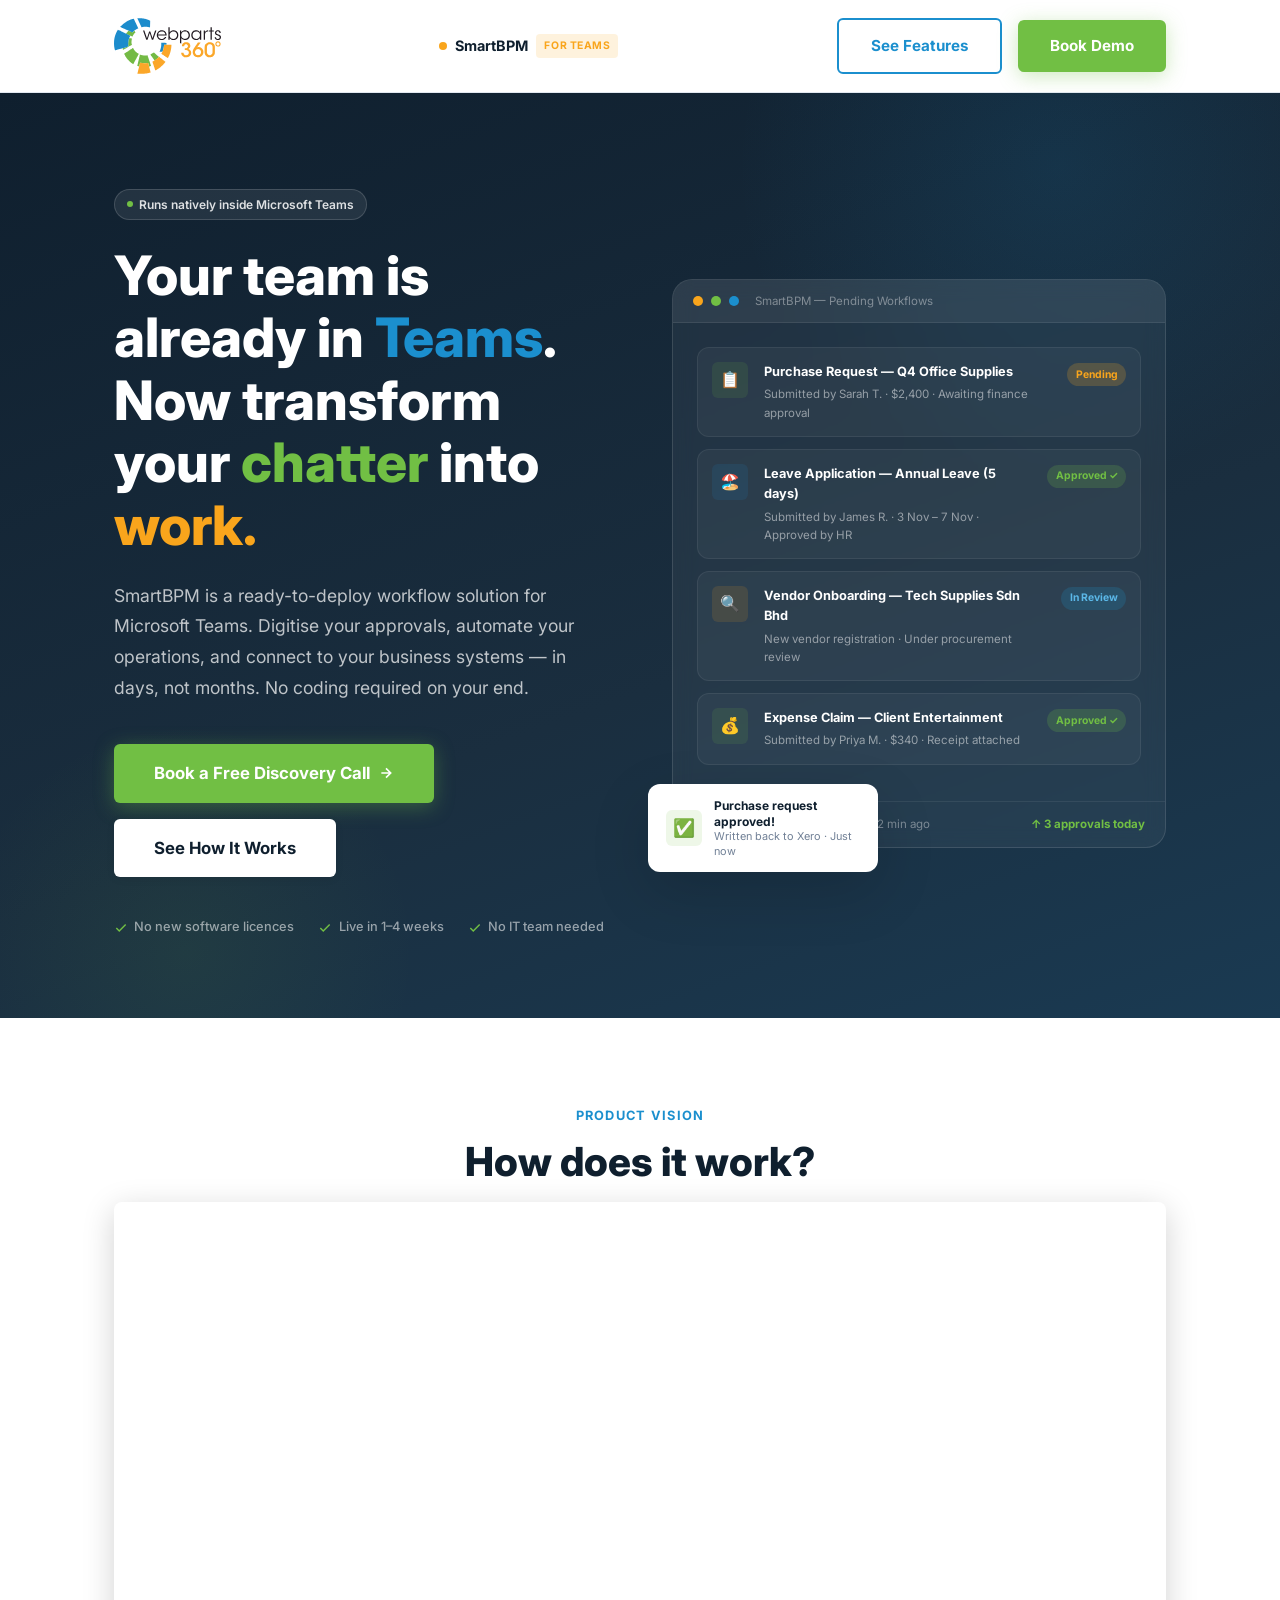
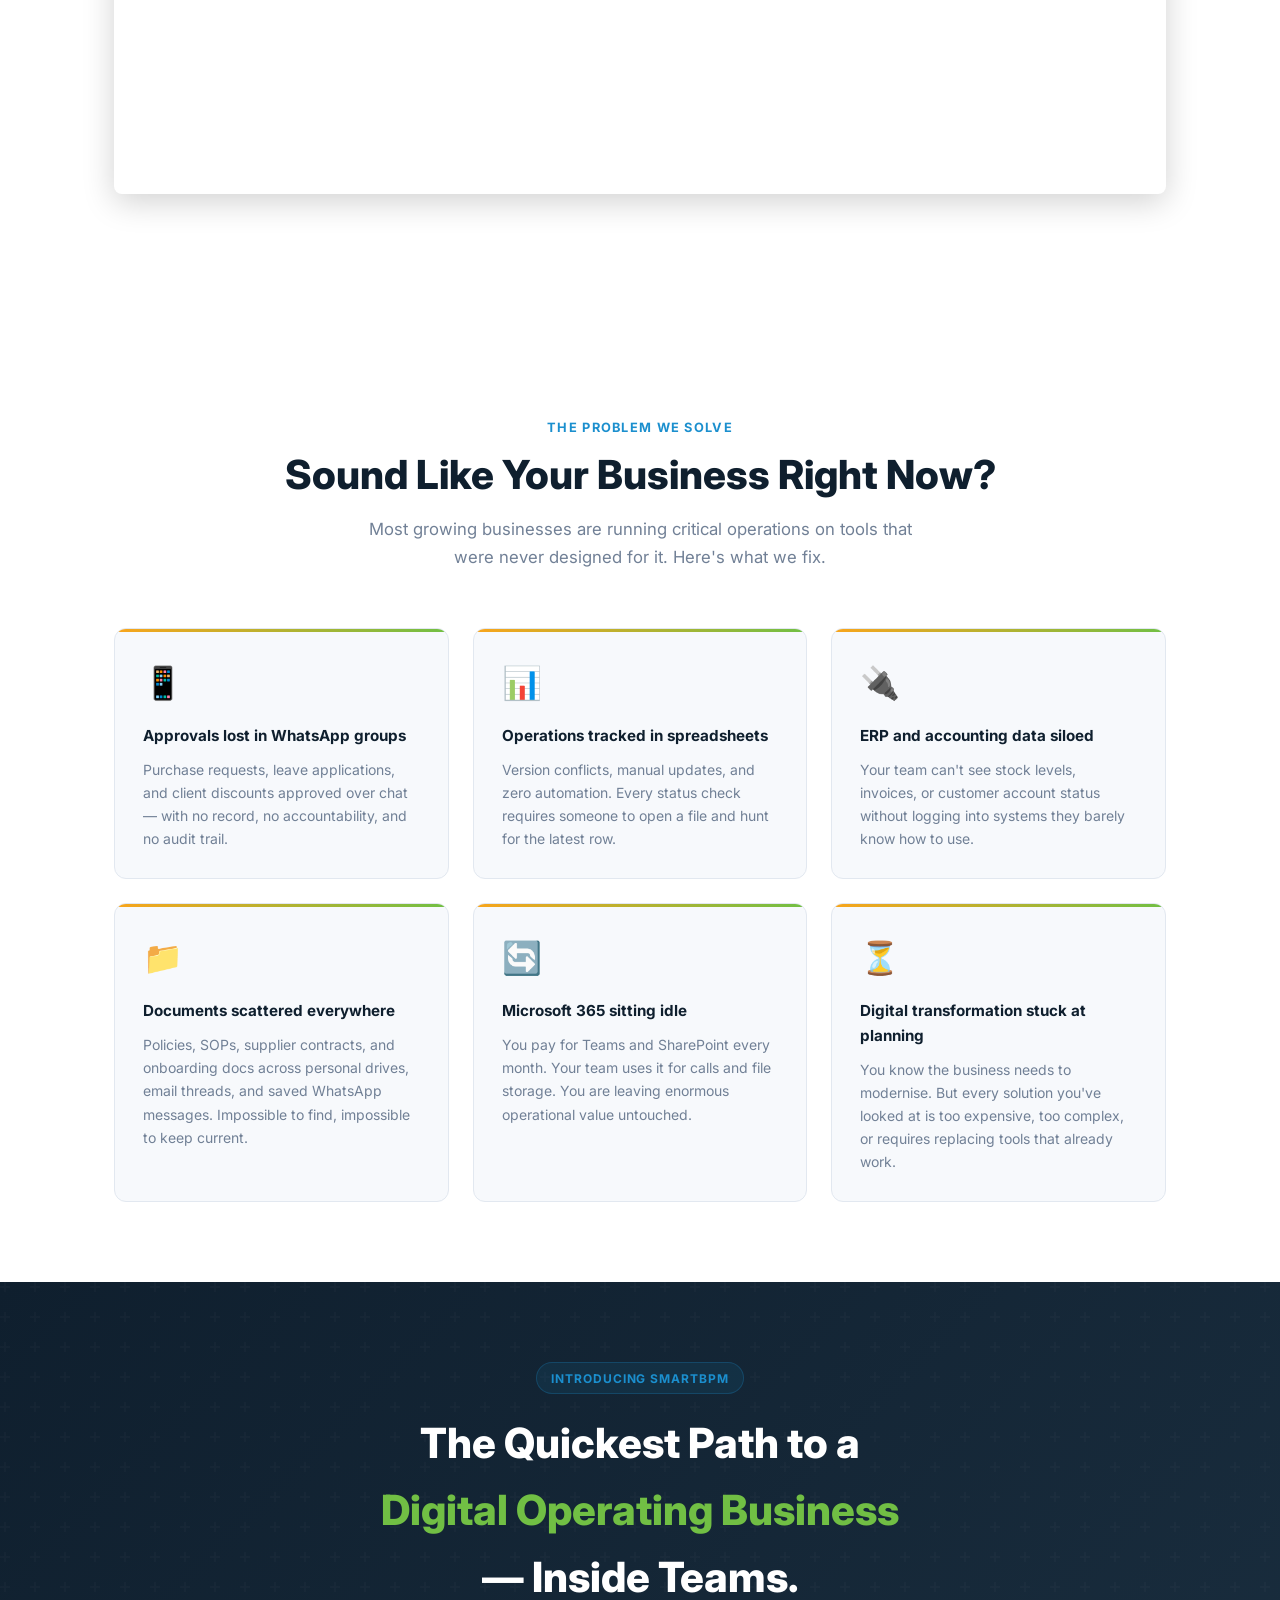
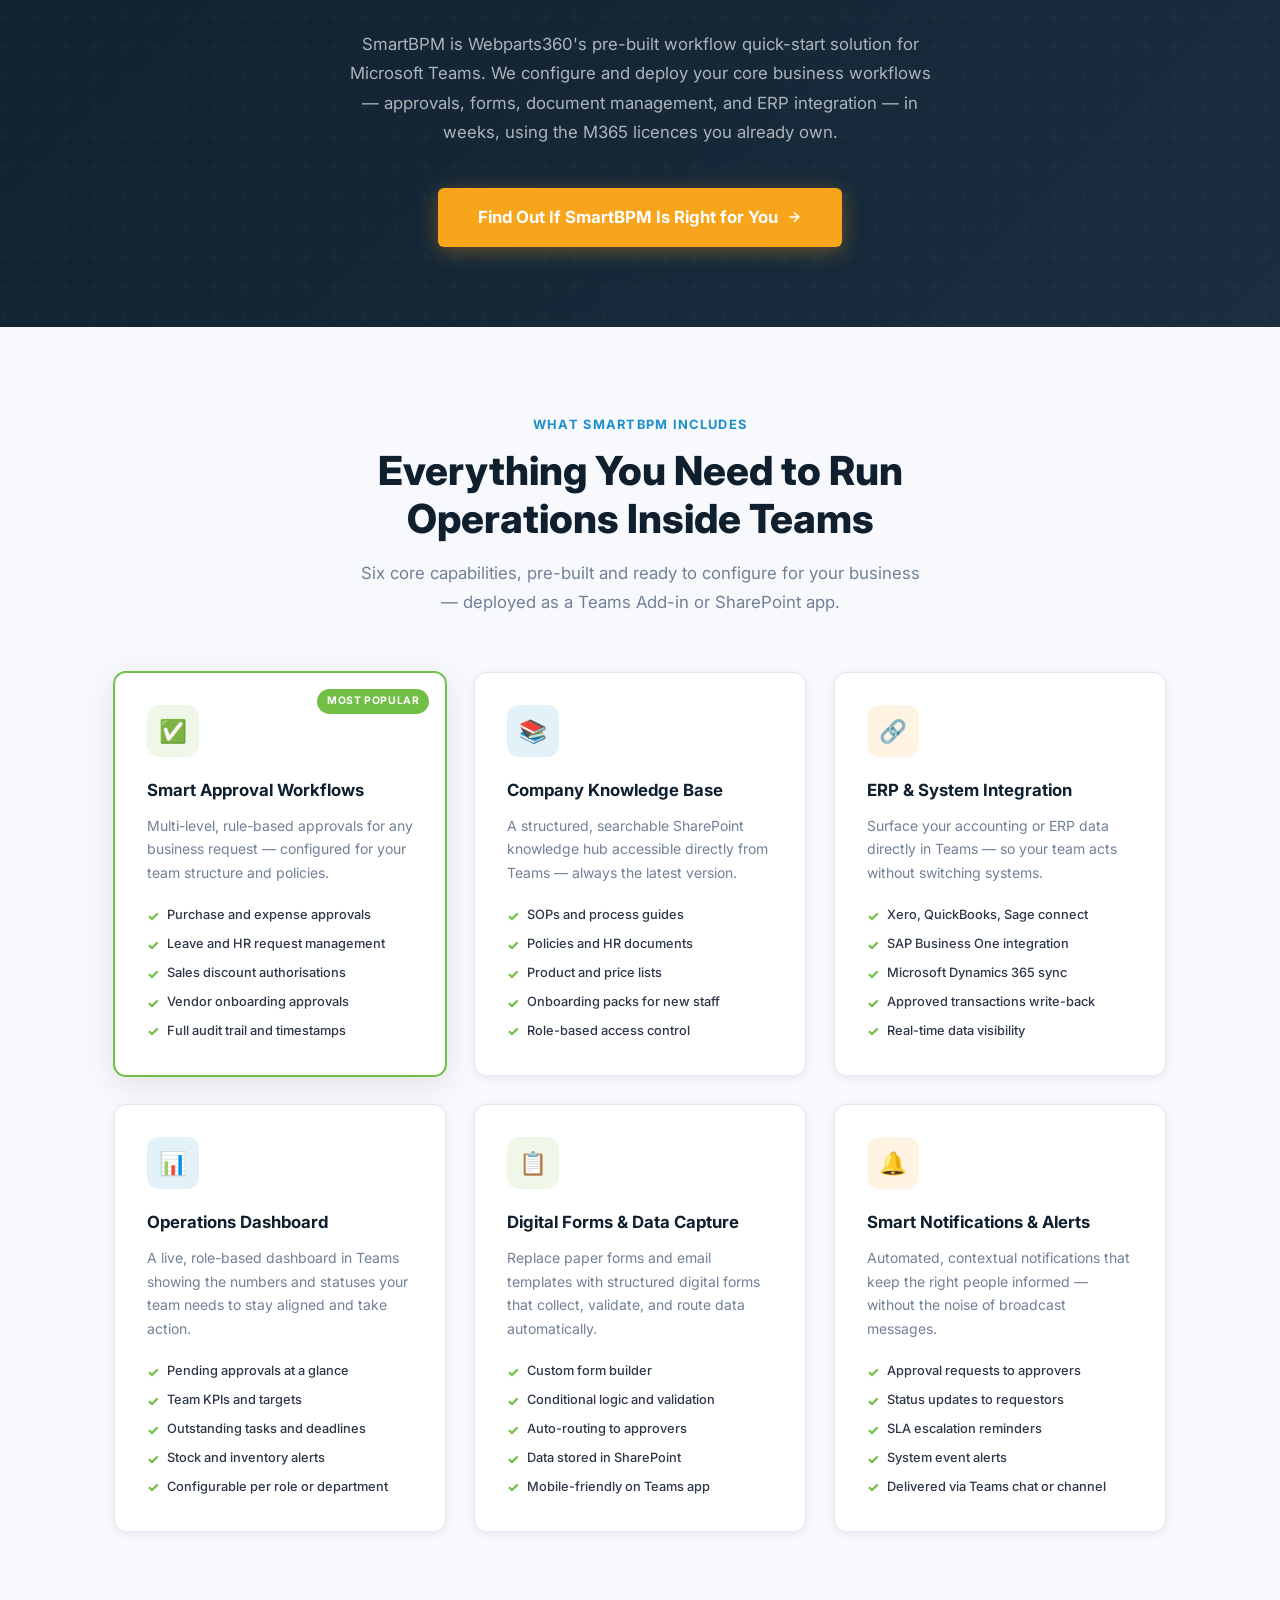
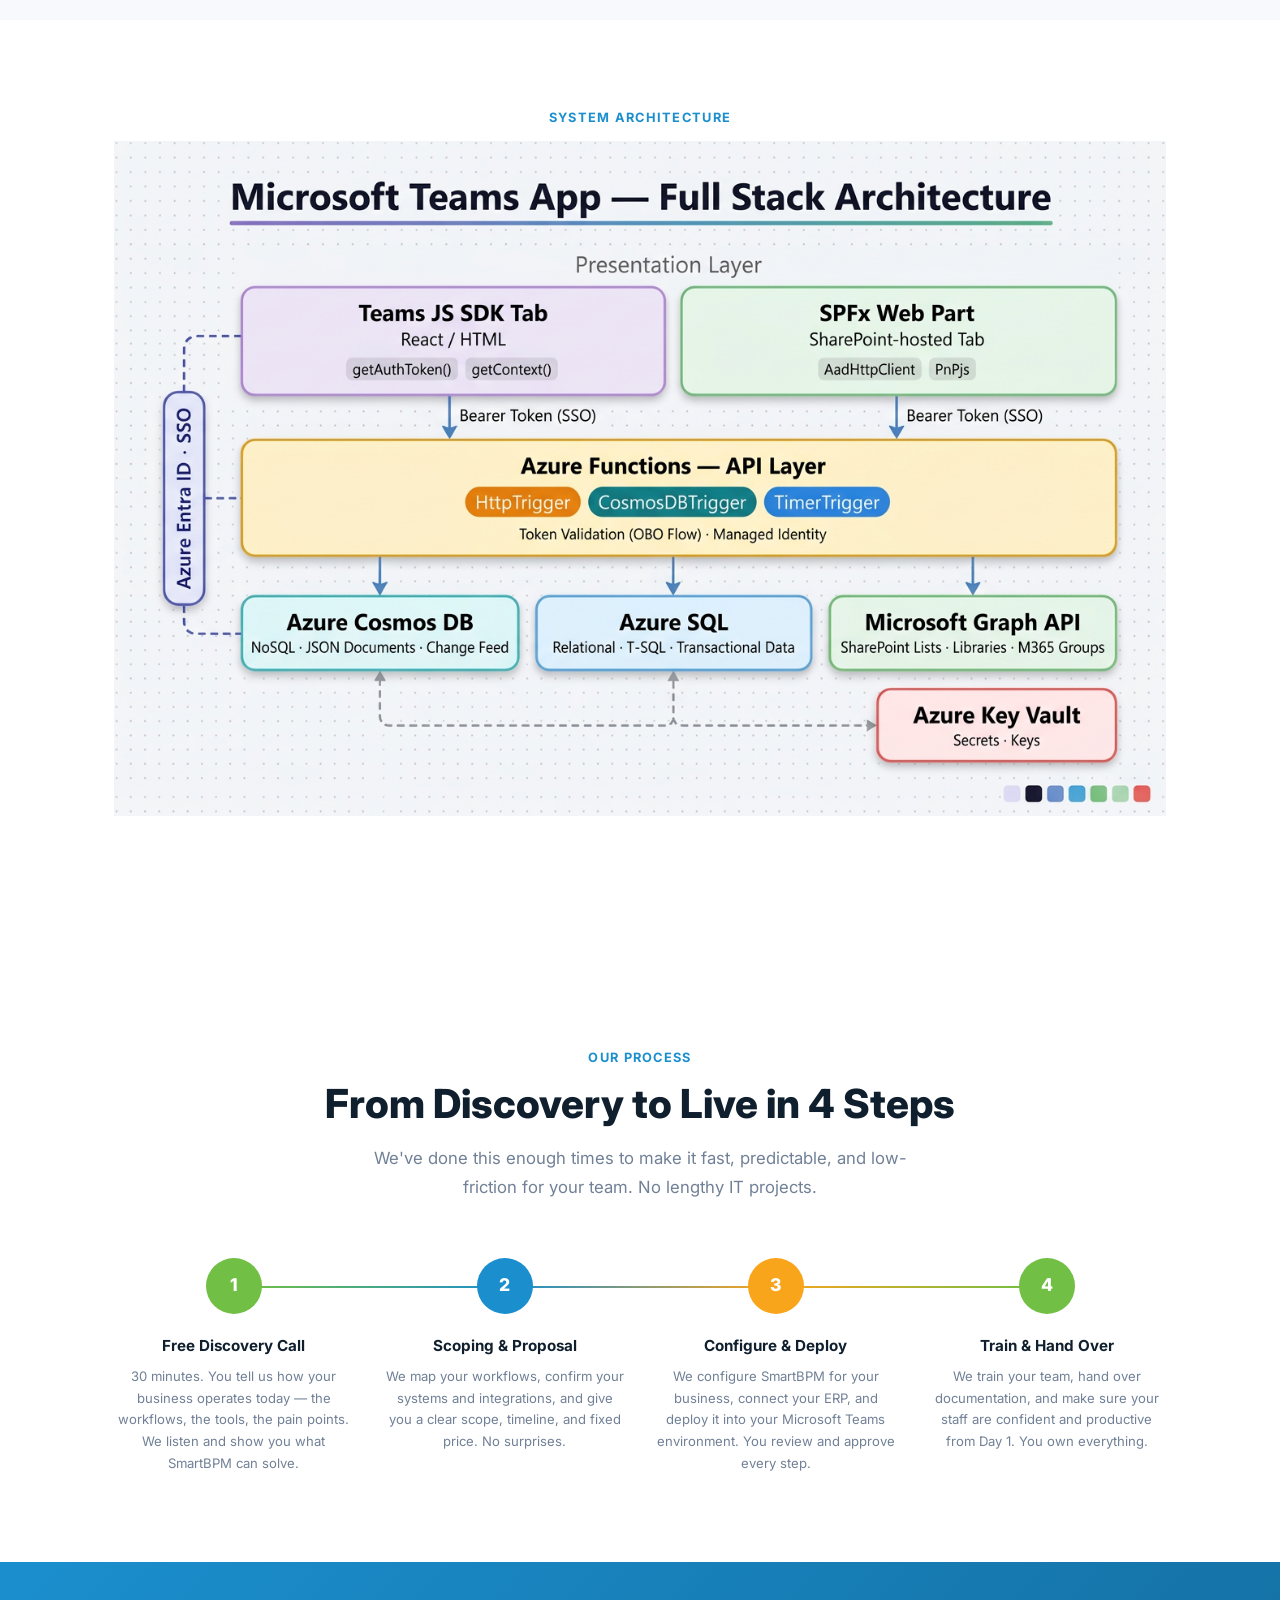
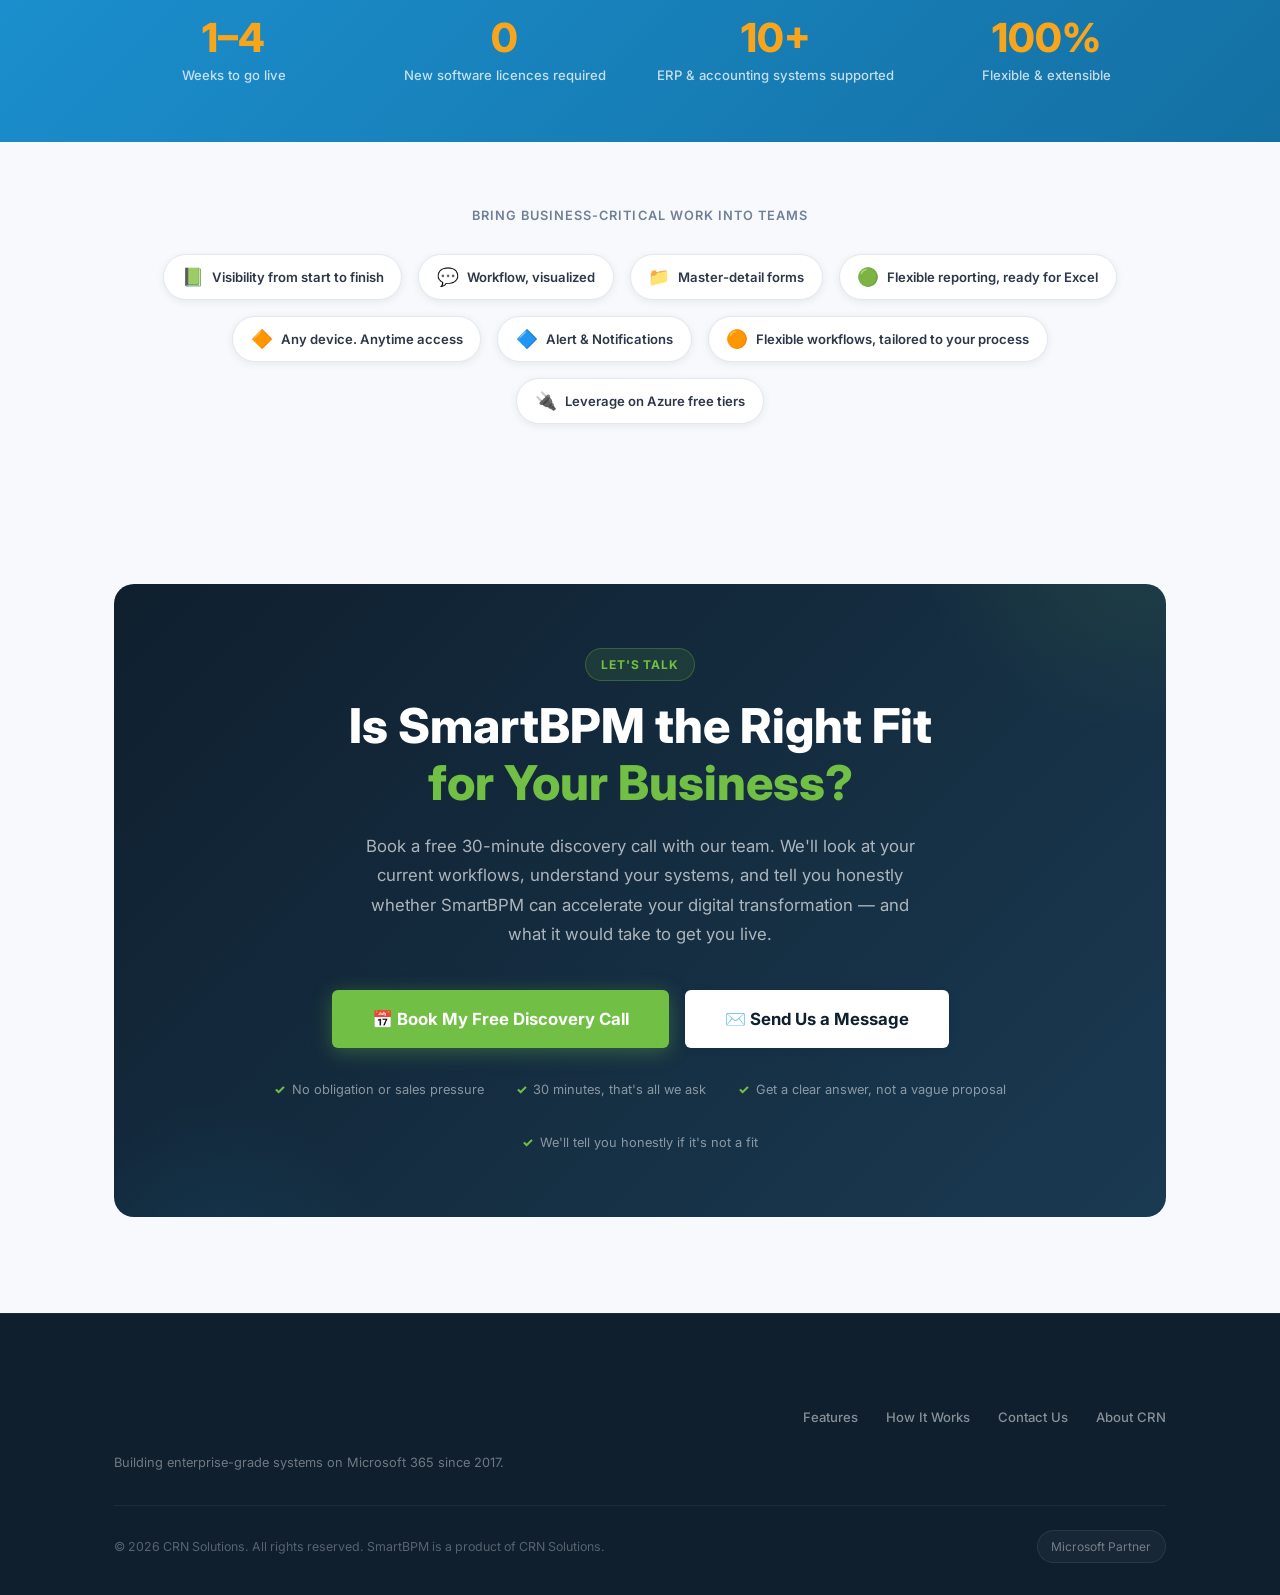
<file: SmartBPM.html>
<!DOCTYPE html>
<html lang="en">
<head>
  <meta charset="UTF-8" />
  <meta name="viewport" content="width=device-width, initial-scale=1.0" />
  <title>SmartBPM by CRN Solutions — Workflow Automation Inside Microsoft Teams</title>
  <!-- Google Analytics -->
  <script async src="https://www.googletagmanager.com/gtag/js?id=G-8Y96KZHQGJ"></script>
  <script>
    window.dataLayer = window.dataLayer || [];
    function gtag(){dataLayer.push(arguments);}
    gtag('js', new Date());
    gtag('config', 'G-8Y96KZHQGJ');
  </script>
  <meta name="description" content="SmartBPM is a Microsoft Teams workflow quick-start solution for SMBs. Automate approvals, digitise processes and accelerate digital transformation — without replacing your existing tools." />
  <link href="https://fonts.googleapis.com/css2?family=Inter:wght@400;500;600;700;800&display=swap" rel="stylesheet" />
  <style>
    /* =============================================
       DESIGN TOKENS & RESET
    ============================================= */
    :root {
      --green:       #71BF44;
      --blue:        #1B8FCE;
      --amber:       #F9A51C;
      --dark:        #0F1F2E;
      --dark-alt:    #1A2E3F;
      --text:        #2D3748;
      --text-light:  #718096;
      --bg:          #F7F9FC;
      --white:       #FFFFFF;
      --border:      #E2E8F0;
      --radius-sm:   6px;
      --radius-md:   12px;
      --radius-lg:   20px;
      --shadow-sm:   0 2px 8px rgba(0,0,0,0.07);
      --shadow-md:   0 8px 32px rgba(0,0,0,0.10);
      --shadow-lg:   0 20px 60px rgba(0,0,0,0.14);
      --transition:  all 0.25s ease;
    }

    *, *::before, *::after { box-sizing: border-box; margin: 0; padding: 0; }

    html { scroll-behavior: smooth; }

    body {
      font-family: 'Inter', sans-serif;
      background: var(--bg);
      color: var(--text);
      line-height: 1.6;
      font-size: 16px;
    }

    a { color: inherit; text-decoration: none; }
    img { max-width: 100%; display: block; }

    .container {
      max-width: 1100px;
      margin: 0 auto;
      padding: 0 1.5rem;
    }

    /* =============================================
       UTILITY CLASSES
    ============================================= */
    .badge {
      display: inline-block;
      background: rgba(113,191,68,0.12);
      color: var(--green);
      border: 1px solid rgba(113,191,68,0.3);
      font-size: 0.75rem;
      font-weight: 700;
      letter-spacing: 0.08em;
      text-transform: uppercase;
      padding: 0.35rem 0.9rem;
      border-radius: 50px;
      margin-bottom: 1rem;
    }

    .badge--blue {
      background: rgba(27,143,206,0.10);
      color: var(--blue);
      border-color: rgba(27,143,206,0.25);
    }

    .section-label {
      font-size: 0.8rem;
      font-weight: 700;
      letter-spacing: 0.1em;
      text-transform: uppercase;
      color: var(--blue);
      margin-bottom: 0.75rem;
    }

    .section-title {
      font-size: clamp(1.75rem, 3.5vw, 2.5rem);
      font-weight: 800;
      line-height: 1.2;
      color: var(--dark);
      margin-bottom: 1rem;
    }

    .section-subtitle {
      font-size: 1.05rem;
      color: var(--text-light);
      max-width: 580px;
      line-height: 1.7;
    }

    .section-header {
      text-align: center;
      margin-bottom: 3.5rem;
    }

    .section-header .section-subtitle {
      margin: 0 auto;
    }

    .highlight-green { color: var(--green); }
    .highlight-blue  { color: var(--blue); }
    .highlight-amber { color: var(--amber); }

    /* =============================================
       BUTTONS
    ============================================= */
    .btn {
      display: inline-flex;
      align-items: center;
      gap: 0.5rem;
      font-family: 'Inter', sans-serif;
      font-weight: 700;
      font-size: 0.95rem;
      padding: 0.85rem 2rem;
      border-radius: var(--radius-sm);
      border: none;
      cursor: pointer;
      transition: var(--transition);
      text-decoration: none;
      white-space: nowrap;
    }

    .btn-primary {
      background: var(--green);
      color: var(--white);
      box-shadow: 0 4px 20px rgba(113,191,68,0.35);
    }
    .btn-primary:hover {
      background: #5da835;
      transform: translateY(-2px);
      box-shadow: 0 8px 28px rgba(113,191,68,0.45);
    }

    .btn-secondary {
      background: var(--white);
      color: var(--blue);
      border: 2px solid var(--blue);
    }
    .btn-secondary:hover {
      background: var(--blue);
      color: var(--white);
      transform: translateY(-2px);
    }

    .btn-white {
      background: var(--white);
      color: var(--dark);
      box-shadow: var(--shadow-sm);
    }
    .btn-white:hover {
      transform: translateY(-2px);
      box-shadow: var(--shadow-md);
    }

    .btn-amber {
      background: var(--amber);
      color: var(--white);
      box-shadow: 0 4px 20px rgba(249,165,28,0.35);
    }
    .btn-amber:hover {
      background: #e0921a;
      transform: translateY(-2px);
      box-shadow: 0 8px 28px rgba(249,165,28,0.45);
    }

    .btn-lg {
      font-size: 1.05rem;
      padding: 1rem 2.5rem;
    }

    /* =============================================
       NAVBAR
    ============================================= */
    .navbar {
      position: sticky;
      top: 0;
      z-index: 100;
      background: rgba(255,255,255,0.95);
      backdrop-filter: blur(10px);
      border-bottom: 1px solid var(--border);
      padding: 1rem 0;
    }

    .navbar__inner {
      display: flex;
      align-items: center;
      justify-content: space-between;
    }

    .navbar__logo {
      display: flex;
      align-items: center;
      gap: 0.6rem;
    }

    .logo-icon {
      width: 38px;
      height: 38px;
      border-radius: var(--radius-sm);
      display: flex;
      align-items: center;
      justify-content: center;
      font-weight: 800;
      font-size: 1rem;
      color: white;
      background: linear-gradient(135deg, var(--green) 0%, var(--blue) 100%);
      flex-shrink: 0;
    }

    .logo-text {
      display: flex;
      flex-direction: column;
      line-height: 1.1;
    }

    .logo-text__main {
      font-size: 1rem;
      font-weight: 800;
      color: var(--dark);
    }

    .logo-text__sub {
      font-size: 0.65rem;
      font-weight: 600;
      letter-spacing: 0.08em;
      text-transform: uppercase;
      color: var(--blue);
    }

    .navbar__product {
      display: flex;
      align-items: center;
      gap: 0.5rem;
    }

    .product-dot {
      width: 8px;
      height: 8px;
      border-radius: 50%;
      background: var(--amber);
    }

    .product-name {
      font-size: 0.9rem;
      font-weight: 700;
      color: var(--dark);
    }

    .product-tag {
      font-size: 0.65rem;
      background: rgba(249,165,28,0.15);
      color: var(--amber);
      font-weight: 700;
      padding: 0.2rem 0.5rem;
      border-radius: 4px;
      text-transform: uppercase;
      letter-spacing: 0.05em;
    }

    .video-wrapper {
    position: relative;
    width: 100%;
    padding-top: 56.25%; /* 16:9 aspect ratio (9 ÷ 16 = 0.5625) */
    border-radius: 8px;  /* optional: rounded corners */
    overflow: hidden;
    box-shadow: 0 8px 32px rgba(0,0,0,0.18); /* optional: subtle shadow */
    }

    .video-wrapper iframe {
      position: absolute;
      top: 0;
      left: 0;
      width: 100%;
      height: 100%;
      border: 0;
    }
    .navbar__cta {
      display: flex;
      align-items: center;
      gap: 1rem;
    }

    /* =============================================
       HERO SECTION
    ============================================= */
    .hero {
      background: linear-gradient(160deg, var(--dark) 0%, var(--dark-alt) 60%, #1a3a52 100%);
      padding: 6rem 0 5rem;
      position: relative;
      overflow: hidden;
    }

    .hero::before {
      content: '';
      position: absolute;
      top: -30%;
      right: -10%;
      width: 700px;
      height: 700px;
      background: radial-gradient(circle, rgba(27,143,206,0.12) 0%, transparent 65%);
      pointer-events: none;
    }

    .hero::after {
      content: '';
      position: absolute;
      bottom: -20%;
      left: -5%;
      width: 500px;
      height: 500px;
      background: radial-gradient(circle, rgba(113,191,68,0.08) 0%, transparent 65%);
      pointer-events: none;
    }

    .hero__inner {
      display: grid;
      grid-template-columns: 1fr 1fr;
      gap: 4rem;
      align-items: center;
      position: relative;
      z-index: 1;
    }

    .hero__eyebrow {
      display: flex;
      align-items: center;
      gap: 0.75rem;
      margin-bottom: 1.5rem;
    }

    .teams-badge {
      display: flex;
      align-items: center;
      gap: 0.4rem;
      background: rgba(255,255,255,0.08);
      border: 1px solid rgba(255,255,255,0.15);
      padding: 0.3rem 0.75rem;
      border-radius: 50px;
      font-size: 0.75rem;
      font-weight: 600;
      color: rgba(255,255,255,0.85);
    }

    .teams-badge__dot {
      width: 6px;
      height: 6px;
      border-radius: 50%;
      background: var(--green);
      animation: pulse 2s infinite;
    }

    @keyframes pulse {
      0%, 100% { opacity: 1; transform: scale(1); }
      50%       { opacity: 0.5; transform: scale(1.4); }
    }

    .hero__title {
      font-size: clamp(2.2rem, 4.5vw, 3.4rem);
      font-weight: 800;
      line-height: 1.15;
      color: var(--white);
      margin-bottom: 1.5rem;
    }

    .hero__title .line-accent {
      background: linear-gradient(90deg, var(--green), var(--amber));
      -webkit-background-clip: text;
      -webkit-text-fill-color: transparent;
      background-clip: text;
    }

    .hero__subtitle {
      font-size: 1.1rem;
      color: rgba(255,255,255,0.72);
      line-height: 1.75;
      margin-bottom: 2.5rem;
      max-width: 520px;
    }

    .hero__actions {
      display: flex;
      flex-wrap: wrap;
      gap: 1rem;
      margin-bottom: 2.5rem;
    }

    .hero__trust {
      display: flex;
      align-items: center;
      gap: 1.5rem;
      flex-wrap: wrap;
    }

    .trust-item {
      display: flex;
      align-items: center;
      gap: 0.4rem;
      font-size: 0.8rem;
      color: rgba(255,255,255,0.55);
      font-weight: 500;
    }

    .trust-item svg {
      color: var(--green);
      flex-shrink: 0;
    }

    /* Hero Visual Card */
    .hero__visual {
      position: relative;
    }

    .app-mockup {
      background: rgba(255,255,255,0.05);
      border: 1px solid rgba(255,255,255,0.12);
      border-radius: var(--radius-lg);
      overflow: hidden;
      backdrop-filter: blur(10px);
    }

    .mockup-topbar {
      background: rgba(255,255,255,0.06);
      border-bottom: 1px solid rgba(255,255,255,0.08);
      padding: 0.75rem 1.25rem;
      display: flex;
      align-items: center;
      gap: 0.5rem;
    }

    .topbar-dot {
      width: 10px;
      height: 10px;
      border-radius: 50%;
    }

    .mockup-body { padding: 1.5rem; }

    .workflow-step {
      display: flex;
      align-items: flex-start;
      gap: 1rem;
      padding: 0.85rem;
      border-radius: var(--radius-md);
      margin-bottom: 0.75rem;
      background: rgba(255,255,255,0.04);
      border: 1px solid rgba(255,255,255,0.07);
      transition: var(--transition);
    }

    .workflow-step:hover {
      background: rgba(255,255,255,0.08);
    }

    .step-icon {
      width: 36px;
      height: 36px;
      border-radius: var(--radius-sm);
      display: flex;
      align-items: center;
      justify-content: center;
      font-size: 1rem;
      flex-shrink: 0;
    }

    .step-content { flex: 1; }

    .step-title {
      font-size: 0.8rem;
      font-weight: 700;
      color: var(--white);
      margin-bottom: 0.2rem;
    }

    .step-desc {
      font-size: 0.72rem;
      color: rgba(255,255,255,0.5);
    }

    .step-status {
      font-size: 0.65rem;
      font-weight: 700;
      padding: 0.2rem 0.55rem;
      border-radius: 50px;
      flex-shrink: 0;
      margin-top: 0.1rem;
    }

    .status-approved {
      background: rgba(113,191,68,0.2);
      color: var(--green);
    }
    .status-pending {
      background: rgba(249,165,28,0.2);
      color: var(--amber);
    }
    .status-review {
      background: rgba(27,143,206,0.2);
      color: #5bb8e8;
    }

    .mockup-footer {
      border-top: 1px solid rgba(255,255,255,0.07);
      padding: 0.85rem 1.25rem;
      display: flex;
      align-items: center;
      justify-content: space-between;
    }

    .mockup-footer-text {
      font-size: 0.72rem;
      color: rgba(255,255,255,0.4);
    }

    .mockup-footer-stat {
      font-size: 0.72rem;
      font-weight: 700;
      color: var(--green);
    }

    /* Floating notification */
    .floating-notif {
      position: absolute;
      bottom: -1.5rem;
      left: -1.5rem;
      background: var(--white);
      border-radius: var(--radius-md);
      padding: 0.9rem 1.1rem;
      display: flex;
      align-items: center;
      gap: 0.75rem;
      box-shadow: var(--shadow-lg);
      max-width: 230px;
      animation: float 4s ease-in-out infinite;
    }

    @keyframes float {
      0%, 100% { transform: translateY(0); }
      50%       { transform: translateY(-8px); }
    }

    .notif-icon {
      width: 36px;
      height: 36px;
      background: rgba(113,191,68,0.12);
      border-radius: var(--radius-sm);
      display: flex;
      align-items: center;
      justify-content: center;
      font-size: 1.1rem;
      flex-shrink: 0;
    }

    .notif-text { line-height: 1.3; }
    .notif-title { font-size: 0.75rem; font-weight: 700; color: var(--dark); }
    .notif-sub   { font-size: 0.68rem; color: var(--text-light); }

    /* =============================================
       PROBLEM SECTION
    ============================================= */
    .problem {
      padding: 5rem 0;
      background: var(--white);
    }

    .problem__grid {
      display: grid;
      grid-template-columns: repeat(3, 1fr);
      gap: 1.5rem;
    }

    .problem-card {
      padding: 1.75rem;
      border-radius: var(--radius-md);
      border: 1px solid var(--border);
      background: var(--bg);
      position: relative;
      overflow: hidden;
    }

    .problem-card::before {
      content: '';
      position: absolute;
      top: 0;
      left: 0;
      right: 0;
      height: 3px;
      background: linear-gradient(90deg, var(--amber), var(--green));
    }

    .problem-emoji {
      font-size: 2rem;
      margin-bottom: 1rem;
    }

    .problem-title {
      font-size: 0.95rem;
      font-weight: 700;
      color: var(--dark);
      margin-bottom: 0.6rem;
    }

    .problem-text {
      font-size: 0.875rem;
      color: var(--text-light);
      line-height: 1.65;
    }

    /* =============================================
       SOLUTION BRIDGE
    ============================================= */
    .bridge {
      padding: 5rem 0;
      background: linear-gradient(135deg, var(--dark) 0%, var(--dark-alt) 100%);
      text-align: center;
      position: relative;
      overflow: hidden;
    }

    .bridge::before {
      content: '';
      position: absolute;
      inset: 0;
      background: url("data:image/svg+xml,%3Csvg width='60' height='60' viewBox='0 0 60 60' xmlns='http://www.w3.org/2000/svg'%3E%3Cg fill='none' fill-rule='evenodd'%3E%3Cg fill='%23ffffff' fill-opacity='0.02'%3E%3Cpath d='M36 34v-4h-2v4h-4v2h4v4h2v-4h4v-2h-4zm0-30V0h-2v4h-4v2h4v4h2V6h4V4h-4zM6 34v-4H4v4H0v2h4v4h2v-4h4v-2H6zM6 4V0H4v4H0v2h4v4h2V6h4V4H6z'/%3E%3C/g%3E%3C/g%3E%3C/svg%3E");
    }

    .bridge__inner { position: relative; z-index: 1; }

    .bridge__title {
      font-size: clamp(1.75rem, 3.5vw, 2.6rem);
      font-weight: 800;
      color: var(--white);
      margin-bottom: 1.25rem;
    }

    .bridge__subtitle {
      font-size: 1.05rem;
      color: rgba(255,255,255,0.65);
      max-width: 600px;
      margin: 0 auto 2.5rem;
      line-height: 1.75;
    }

    /* =============================================
       FEATURES SECTION
    ============================================= */
    .features {
      padding: 5.5rem 0;
      background: var(--bg);
    }

    .features__grid {
      display: grid;
      grid-template-columns: repeat(3, 1fr);
      gap: 1.75rem;
    }

    .feature-card {
      background: var(--white);
      border-radius: var(--radius-md);
      padding: 2rem;
      border: 1px solid var(--border);
      box-shadow: var(--shadow-sm);
      transition: var(--transition);
      position: relative;
      overflow: hidden;
    }

    .feature-card:hover {
      transform: translateY(-5px);
      box-shadow: var(--shadow-md);
      border-color: rgba(27,143,206,0.2);
    }

    .feature-card--featured {
      border-color: var(--green);
      box-shadow: 0 0 0 1px var(--green), var(--shadow-md);
    }

    .feature-card--featured::after {
      content: 'Most Popular';
      position: absolute;
      top: 1rem;
      right: 1rem;
      font-size: 0.65rem;
      font-weight: 700;
      text-transform: uppercase;
      letter-spacing: 0.06em;
      background: var(--green);
      color: white;
      padding: 0.25rem 0.6rem;
      border-radius: 50px;
    }

    .feature-icon {
      width: 52px;
      height: 52px;
      border-radius: var(--radius-md);
      display: flex;
      align-items: center;
      justify-content: center;
      font-size: 1.4rem;
      margin-bottom: 1.25rem;
    }

    .icon-green { background: rgba(113,191,68,0.12); }
    .icon-blue  { background: rgba(27,143,206,0.12); }
    .icon-amber { background: rgba(249,165,28,0.12); }

    .feature-title {
      font-size: 1.05rem;
      font-weight: 700;
      color: var(--dark);
      margin-bottom: 0.6rem;
    }

    .feature-text {
      font-size: 0.875rem;
      color: var(--text-light);
      line-height: 1.7;
      margin-bottom: 1.25rem;
    }

    .feature-list {
      list-style: none;
      display: flex;
      flex-direction: column;
      gap: 0.4rem;
    }

    .feature-list li {
      display: flex;
      align-items: flex-start;
      gap: 0.5rem;
      font-size: 0.8rem;
      color: var(--text);
      font-weight: 500;
    }

    .feature-list li::before {
      content: '✓';
      color: var(--green);
      font-weight: 800;
      font-size: 0.85rem;
      flex-shrink: 0;
      margin-top: 0.05rem;
    }

    /* =============================================
       HOW IT WORKS
    ============================================= */
    .how {
      padding: 5.5rem 0;
      background: var(--white);
    }

    .how__steps {
      display: grid;
      grid-template-columns: repeat(4, 1fr);
      gap: 2rem;
      position: relative;
    }

    .how__steps::before {
      content: '';
      position: absolute;
      top: 28px;
      left: 12.5%;
      right: 12.5%;
      height: 2px;
      background: linear-gradient(90deg, var(--green), var(--blue), var(--amber), var(--green));
      z-index: 0;
    }

    .how-step {
      text-align: center;
      position: relative;
      z-index: 1;
    }

    .how-step__number {
      width: 56px;
      height: 56px;
      border-radius: 50%;
      display: flex;
      align-items: center;
      justify-content: center;
      font-size: 1.1rem;
      font-weight: 800;
      color: var(--white);
      margin: 0 auto 1.25rem;
      position: relative;
      z-index: 1;
    }

    .num-1 { background: var(--green); }
    .num-2 { background: var(--blue); }
    .num-3 { background: var(--amber); }
    .num-4 { background: var(--green); }

    .how-step__title {
      font-size: 0.95rem;
      font-weight: 700;
      color: var(--dark);
      margin-bottom: 0.5rem;
    }

    .how-step__text {
      font-size: 0.82rem;
      color: var(--text-light);
      line-height: 1.65;
    }

    /* =============================================
       INTEGRATIONS
    ============================================= */
    .integrations {
      padding: 4rem 0;
      background: var(--bg);
      text-align: center;
    }

    .integrations__label {
      font-size: 0.8rem;
      font-weight: 600;
      letter-spacing: 0.08em;
      text-transform: uppercase;
      color: var(--text-light);
      margin-bottom: 1.75rem;
    }

    .integrations__logos {
      display: flex;
      align-items: center;
      justify-content: center;
      flex-wrap: wrap;
      gap: 1rem;
    }

    .integration-pill {
      display: flex;
      align-items: center;
      gap: 0.5rem;
      background: var(--white);
      border: 1px solid var(--border);
      border-radius: 50px;
      padding: 0.5rem 1.1rem;
      font-size: 0.82rem;
      font-weight: 600;
      color: var(--text);
      box-shadow: var(--shadow-sm);
      transition: var(--transition);
    }

    .integration-pill:hover {
      border-color: var(--blue);
      color: var(--blue);
      transform: translateY(-2px);
    }

    .integration-pill span { font-size: 1.1rem; }

    /* =============================================
       TESTIMONIALS
    ============================================= */
    .testimonials {
      padding: 5.5rem 0;
      background: var(--white);
    }

    .testimonials__grid {
      display: grid;
      grid-template-columns: repeat(3, 1fr);
      gap: 1.75rem;
    }

    .testimonial-card {
      background: var(--bg);
      border: 1px solid var(--border);
      border-radius: var(--radius-md);
      padding: 2rem;
      position: relative;
      transition: var(--transition);
    }

    .testimonial-card:hover {
      box-shadow: var(--shadow-md);
      transform: translateY(-4px);
    }

    .testimonial-card--featured {
      background: linear-gradient(135deg, var(--dark) 0%, var(--dark-alt) 100%);
      border-color: transparent;
    }

    .testimonial-card--featured .testimonial-quote,
    .testimonial-card--featured .testimonial-name {
      color: var(--white);
    }

    .testimonial-card--featured .testimonial-role,
    .testimonial-card--featured .testimonial-company {
      color: rgba(255,255,255,0.55);
    }

    .testimonial-stars {
      display: flex;
      gap: 0.2rem;
      margin-bottom: 1rem;
      color: var(--amber);
      font-size: 0.9rem;
    }

    .testimonial-quote {
      font-size: 0.925rem;
      color: var(--text);
      line-height: 1.75;
      margin-bottom: 1.5rem;
      font-style: italic;
    }

    .testimonial-author {
      display: flex;
      align-items: center;
      gap: 0.75rem;
    }

    .testimonial-avatar {
      width: 42px;
      height: 42px;
      border-radius: 50%;
      display: flex;
      align-items: center;
      justify-content: center;
      font-size: 1rem;
      font-weight: 800;
      color: var(--white);
      flex-shrink: 0;
    }

    .avatar-green { background: linear-gradient(135deg, var(--green), #5da835); }
    .avatar-blue  { background: linear-gradient(135deg, var(--blue), #1670a8); }
    .avatar-amber { background: linear-gradient(135deg, var(--amber), #d4880f); }

    .testimonial-name {
      font-size: 0.875rem;
      font-weight: 700;
      color: var(--dark);
    }

    .testimonial-role {
      font-size: 0.775rem;
      color: var(--text-light);
    }

    .testimonial-company {
      font-size: 0.72rem;
      color: var(--blue);
      font-weight: 600;
      margin-top: 0.15rem;
    }

    /* =============================================
       STATS STRIP
    ============================================= */
    .stats {
      padding: 3.5rem 0;
      background: linear-gradient(135deg, var(--blue) 0%, #1470a3 100%);
    }

    .stats__grid {
      display: grid;
      grid-template-columns: repeat(4, 1fr);
      gap: 2rem;
      text-align: center;
    }

    .stat-item { color: var(--white); }

    .stat-number {
      font-size: 2.5rem;
      font-weight: 800;
      line-height: 1;
      margin-bottom: 0.4rem;
    }

    .stat-label {
      font-size: 0.82rem;
      opacity: 0.75;
      font-weight: 500;
    }

    .stat-accent { color: var(--amber); }

    /* =============================================
       CTA SECTION
    ============================================= */
    .cta {
      padding: 6rem 0;
      background: var(--bg);
    }

    .cta__card {
      background: linear-gradient(135deg, var(--dark) 0%, #1a3a52 100%);
      border-radius: var(--radius-lg);
      padding: 4rem 3rem;
      text-align: center;
      position: relative;
      overflow: hidden;
    }

    .cta__card::before {
      content: '';
      position: absolute;
      top: -50%;
      right: -20%;
      width: 500px;
      height: 500px;
      background: radial-gradient(circle, rgba(113,191,68,0.12) 0%, transparent 60%);
    }

    .cta__card::after {
      content: '';
      position: absolute;
      bottom: -40%;
      left: -10%;
      width: 400px;
      height: 400px;
      background: radial-gradient(circle, rgba(27,143,206,0.1) 0%, transparent 60%);
    }

    .cta__inner { position: relative; z-index: 1; }

    .cta__title {
      font-size: clamp(2rem, 4vw, 3rem);
      font-weight: 800;
      color: var(--white);
      line-height: 1.2;
      margin-bottom: 1.25rem;
    }

    .cta__subtitle {
      font-size: 1.05rem;
      color: rgba(255,255,255,0.65);
      max-width: 560px;
      margin: 0 auto 2.5rem;
      line-height: 1.75;
    }

    .cta__actions {
      display: flex;
      justify-content: center;
      flex-wrap: wrap;
      gap: 1rem;
      margin-bottom: 2rem;
    }

    .cta__reassurance {
      display: flex;
      justify-content: center;
      flex-wrap: wrap;
      gap: 2rem;
    }

    .reassurance-item {
      display: flex;
      align-items: center;
      gap: 0.4rem;
      font-size: 0.8rem;
      color: rgba(255,255,255,0.5);
    }

    .reassurance-item::before {
      content: '✓';
      color: var(--green);
      font-weight: 800;
    }

    /* =============================================
       FOOTER
    ============================================= */
    .footer {
      background: var(--dark);
      padding: 3rem 0 2rem;
      border-top: 1px solid rgba(255,255,255,0.06);
    }

    .footer__inner {
      display: flex;
      align-items: center;
      justify-content: space-between;
      flex-wrap: wrap;
      gap: 1.5rem;
    }

    .footer__brand { display: flex; flex-direction: column; gap: 0.4rem; }

    .footer__tagline {
      font-size: 0.8rem;
      color: rgba(255,255,255,0.4);
      margin-top: 0.25rem;
    }

    .footer__links {
      display: flex;
      gap: 1.75rem;
      flex-wrap: wrap;
    }

    .footer__links a {
      font-size: 0.82rem;
      color: rgba(255,255,255,0.5);
      font-weight: 500;
      transition: var(--transition);
    }

    .footer__links a:hover { color: var(--green); }

    .footer__bottom {
      margin-top: 2rem;
      padding-top: 1.5rem;
      border-top: 1px solid rgba(255,255,255,0.06);
      display: flex;
      align-items: center;
      justify-content: space-between;
      flex-wrap: wrap;
      gap: 1rem;
    }

    .footer__copy {
      font-size: 0.775rem;
      color: rgba(255,255,255,0.3);
    }

    .footer__ms-badge {
      display: flex;
      align-items: center;
      gap: 0.5rem;
      font-size: 0.75rem;
      color: rgba(255,255,255,0.4);
      background: rgba(255,255,255,0.04);
      border: 1px solid rgba(255,255,255,0.08);
      padding: 0.35rem 0.85rem;
      border-radius: 50px;
    }

    /* =============================================
       RESPONSIVE
    ============================================= */
    @media (max-width: 900px) {
      .hero__inner      { grid-template-columns: 1fr; gap: 3rem; }
      .hero__visual     { order: 1; }
      .features__grid   { grid-template-columns: repeat(2, 1fr); }
      .problem__grid    { grid-template-columns: repeat(2, 1fr); }
      .testimonials__grid { grid-template-columns: 1fr; }
      .how__steps       { grid-template-columns: repeat(2, 1fr); }
      .how__steps::before { display: none; }
      .stats__grid      { grid-template-columns: repeat(2, 1fr); }
      .navbar__product  { display: none; }
    }

    @media (max-width: 600px) {
      .features__grid   { grid-template-columns: 1fr; }
      .problem__grid    { grid-template-columns: 1fr; }
      .how__steps       { grid-template-columns: 1fr; }
      .stats__grid      { grid-template-columns: repeat(2, 1fr); }
      .cta__card        { padding: 2.5rem 1.5rem; }
      .navbar__cta .btn-secondary { display: none; }
      .floating-notif   { display: none; }
    }
  </style>
</head>
<body>

  <!-- =============================================
       NAVBAR
  ============================================= -->
  <nav class="navbar">
    <div class="container">
      <div class="navbar__inner">

        <a href="index.html" class="navbar__logo">
         <img src="W360Logo.svg" height="60" style="display:block;">    
        </a>

        <div class="navbar__product">
          <div class="product-dot"></div>
          <span class="product-name">SmartBPM</span>
          <span class="product-tag">For Teams</span>
        </div>

        <div class="navbar__cta">
          <a href="#features" class="btn btn-secondary">See Features</a>
          <a href="#connect" class="btn btn-primary">Book Demo</a>
        </div>

      </div>
    </div>
  </nav>

  <!-- =============================================
       HERO
  ============================================= -->
  <section class="hero">
    <div class="container">
      <div class="hero__inner">

        <div class="hero__content">
          <div class="hero__eyebrow">
            <div class="teams-badge">
              <span class="teams-badge__dot"></span>
              Runs natively inside Microsoft Teams
            </div>
          </div>

          <h1 class="hero__title">
            Your team is already in <span style="color:var(--blue)">Teams</span>.<br />
            Now transform your <span style="color:var(--green)">chatter</span> into <span style="color:var(--amber)">work.</span>
          </h1>

          <p class="hero__subtitle">
            SmartBPM is a ready-to-deploy workflow solution for Microsoft Teams.
            Digitise your approvals, automate your operations, and connect to your
            business systems — in days, not months. No coding required on your end.
          </p>

          <div class="hero__actions">
            <a href="#connect" class="btn btn-primary btn-lg">
              Book a Free Discovery Call
              <svg width="16" height="16" viewBox="0 0 24 24" fill="none" stroke="currentColor" stroke-width="2.5"><path d="M5 12h14M12 5l7 7-7 7"/></svg>
            </a>
            <a href="#how" class="btn btn-white btn-lg">See How It Works</a>
          </div>

          <div class="hero__trust">
            <div class="trust-item">
              <svg width="14" height="14" viewBox="0 0 24 24" fill="none" stroke="currentColor" stroke-width="2.5"><polyline points="20 6 9 17 4 12"/></svg>
              No new software licences
            </div>
            <div class="trust-item">
              <svg width="14" height="14" viewBox="0 0 24 24" fill="none" stroke="currentColor" stroke-width="2.5"><polyline points="20 6 9 17 4 12"/></svg>
              Live in 1–4 weeks
            </div>
            <div class="trust-item">
              <svg width="14" height="14" viewBox="0 0 24 24" fill="none" stroke="currentColor" stroke-width="2.5"><polyline points="20 6 9 17 4 12"/></svg>
              No IT team needed
            </div>
          </div>
        </div>

        <div class="hero__visual">
          <div class="app-mockup">
            <div class="mockup-topbar">
              <div class="topbar-dot" style="background:#F9A51C"></div>
              <div class="topbar-dot" style="background:#71BF44"></div>
              <div class="topbar-dot" style="background:#1B8FCE"></div>
              <span style="font-size:0.72rem; color:rgba(255,255,255,0.4); margin-left:0.5rem;">SmartBPM — Pending Workflows</span>
            </div>
            <div class="mockup-body">
              <div class="workflow-step">
                <div class="step-icon icon-green">📋</div>
                <div class="step-content">
                  <div class="step-title">Purchase Request — Q4 Office Supplies</div>
                  <div class="step-desc">Submitted by Sarah T. · $2,400 · Awaiting finance approval</div>
                </div>
                <div class="step-status status-pending">Pending</div>
              </div>
              <div class="workflow-step">
                <div class="step-icon icon-blue">🏖️</div>
                <div class="step-content">
                  <div class="step-title">Leave Application — Annual Leave (5 days)</div>
                  <div class="step-desc">Submitted by James R. · 3 Nov – 7 Nov · Approved by HR</div>
                </div>
                <div class="step-status status-approved">Approved ✓</div>
              </div>
              <div class="workflow-step">
                <div class="step-icon icon-amber">🔍</div>
                <div class="step-content">
                  <div class="step-title">Vendor Onboarding — Tech Supplies Sdn Bhd</div>
                  <div class="step-desc">New vendor registration · Under procurement review</div>
                </div>
                <div class="step-status status-review">In Review</div>
              </div>
              <div class="workflow-step">
                <div class="step-icon icon-green">💰</div>
                <div class="step-content">
                  <div class="step-title">Expense Claim — Client Entertainment</div>
                  <div class="step-desc">Submitted by Priya M. · $340 · Receipt attached</div>
                </div>
                <div class="step-status status-approved">Approved ✓</div>
              </div>
            </div>
            <div class="mockup-footer">
              <span class="mockup-footer-text">4 workflows active · Last updated 2 min ago</span>
              <span class="mockup-footer-stat">↑ 3 approvals today</span>
            </div>
          </div>

          <div class="floating-notif">
            <div class="notif-icon">✅</div>
            <div class="notif-text">
              <div class="notif-title">Purchase request approved!</div>
              <div class="notif-sub">Written back to Xero · Just now</div>
            </div>
          </div>
        </div>

      </div>
    </div>
  </section>

    <!-- =============================================
       TESTIMONIALS
  ============================================= -->
  <section class="testimonials">
    <div class="container">
      <div class="section-header">
        <div class="section-label">Product Vision</div>
        <h2 class="section-title">How does it work?</h2>
        <!-- Responsive YouTube Embed Wrapper -->
        <div class="video-wrapper">
          <iframe 
            src="https://www.youtube.com/embed/upWacfuP4Qs"
            title="Webparts360 SmartBPM Explainer"
            frameborder="0"
            allow="accelerometer; autoplay; clipboard-write; encrypted-media; gyroscope; picture-in-picture"
            allowfullscreen>
          </iframe>
        </div>
      </div>
    </div>
  </section>


  <!-- =============================================
       PROBLEM SECTION
  ============================================= -->
  <section class="problem">
    <div class="container">
      <div class="section-header">
        <div class="section-label">The Problem We Solve</div>
        <h2 class="section-title">Sound Like Your Business Right Now?</h2>
        <p class="section-subtitle">
          Most growing businesses are running critical operations on tools
          that were never designed for it. Here's what we fix.
        </p>
      </div>

      <div class="problem__grid">
        <div class="problem-card">
          <div class="problem-emoji">📱</div>
          <div class="problem-title">Approvals lost in WhatsApp groups</div>
          <div class="problem-text">
            Purchase requests, leave applications, and client discounts approved
            over chat — with no record, no accountability, and no audit trail.
          </div>
        </div>
        <div class="problem-card">
          <div class="problem-emoji">📊</div>
          <div class="problem-title">Operations tracked in spreadsheets</div>
          <div class="problem-text">
            Version conflicts, manual updates, and zero automation.
            Every status check requires someone to open a file and
            hunt for the latest row.
          </div>
        </div>
        <div class="problem-card">
          <div class="problem-emoji">🔌</div>
          <div class="problem-title">ERP and accounting data siloed</div>
          <div class="problem-text">
            Your team can't see stock levels, invoices, or customer
            account status without logging into systems they barely
            know how to use.
          </div>
        </div>
        <div class="problem-card">
          <div class="problem-emoji">📁</div>
          <div class="problem-title">Documents scattered everywhere</div>
          <div class="problem-text">
            Policies, SOPs, supplier contracts, and onboarding docs
            across personal drives, email threads, and saved WhatsApp
            messages. Impossible to find, impossible to keep current.
          </div>
        </div>
        <div class="problem-card">
          <div class="problem-emoji">🔄</div>
          <div class="problem-title">Microsoft 365 sitting idle</div>
          <div class="problem-text">
            You pay for Teams and SharePoint every month.
            Your team uses it for calls and file storage.
            You are leaving enormous operational value untouched.
          </div>
        </div>
        <div class="problem-card">
          <div class="problem-emoji">⏳</div>
          <div class="problem-title">Digital transformation stuck at planning</div>
          <div class="problem-text">
            You know the business needs to modernise. But every
            solution you've looked at is too expensive, too complex,
            or requires replacing tools that already work.
          </div>
        </div>
      </div>
    </div>
  </section>

  <!-- =============================================
       SOLUTION BRIDGE
  ============================================= -->
  <section class="bridge">
    <div class="container">
      <div class="bridge__inner">
        <div class="badge badge--blue">Introducing SmartBPM</div>
        <h2 class="bridge__title">
          The Quickest Path to a<br />
          <span style="color:var(--green)">Digital Operating Business</span><br />
          — Inside Teams.
        </h2>
        <p class="bridge__subtitle">
          SmartBPM is Webparts360's pre-built workflow quick-start solution for
          Microsoft Teams. We configure and deploy your core business workflows —
          approvals, forms, document management, and ERP integration —
          in weeks, using the M365 licences you already own.
        </p>
        <a href="#connect" class="btn btn-amber btn-lg">
          Find Out If SmartBPM Is Right for You
          <svg width="16" height="16" viewBox="0 0 24 24" fill="none" stroke="currentColor" stroke-width="2.5"><path d="M5 12h14M12 5l7 7-7 7"/></svg>
        </a>
      </div>
    </div>
  </section>

  <!-- =============================================
       FEATURES
  ============================================= -->
  <section class="features" id="features">
    <div class="container">
      <div class="section-header">
        <div class="section-label">What SmartBPM Includes</div>
        <h2 class="section-title">Everything You Need to Run<br />Operations Inside Teams</h2>
        <p class="section-subtitle">
          Six core capabilities, pre-built and ready to configure for your
          business — deployed as a Teams Add-in or SharePoint app.
        </p>
      </div>

      <div class="features__grid">

        <div class="feature-card feature-card--featured">
          <div class="feature-icon icon-green">✅</div>
          <h3 class="feature-title">Smart Approval Workflows</h3>
          <p class="feature-text">
            Multi-level, rule-based approvals for any business request —
            configured for your team structure and policies.
          </p>
          <ul class="feature-list">
            <li>Purchase and expense approvals</li>
            <li>Leave and HR request management</li>
            <li>Sales discount authorisations</li>
            <li>Vendor onboarding approvals</li>
            <li>Full audit trail and timestamps</li>
          </ul>
        </div>

        <div class="feature-card">
          <div class="feature-icon icon-blue">📚</div>
          <h3 class="feature-title">Company Knowledge Base</h3>
          <p class="feature-text">
            A structured, searchable SharePoint knowledge hub accessible
            directly from Teams — always the latest version.
          </p>
          <ul class="feature-list">
            <li>SOPs and process guides</li>
            <li>Policies and HR documents</li>
            <li>Product and price lists</li>
            <li>Onboarding packs for new staff</li>
            <li>Role-based access control</li>
          </ul>
        </div>

        <div class="feature-card">
          <div class="feature-icon icon-amber">🔗</div>
          <h3 class="feature-title">ERP & System Integration</h3>
          <p class="feature-text">
            Surface your accounting or ERP data directly in Teams —
            so your team acts without switching systems.
          </p>
          <ul class="feature-list">
            <li>Xero, QuickBooks, Sage connect</li>
            <li>SAP Business One integration</li>
            <li>Microsoft Dynamics 365 sync</li>
            <li>Approved transactions write-back</li>
            <li>Real-time data visibility</li>
          </ul>
        </div>

        <div class="feature-card">
          <div class="feature-icon icon-blue">📊</div>
          <h3 class="feature-title">Operations Dashboard</h3>
          <p class="feature-text">
            A live, role-based dashboard in Teams showing the numbers and
            statuses your team needs to stay aligned and take action.
          </p>
          <ul class="feature-list">
            <li>Pending approvals at a glance</li>
            <li>Team KPIs and targets</li>
            <li>Outstanding tasks and deadlines</li>
            <li>Stock and inventory alerts</li>
            <li>Configurable per role or department</li>
          </ul>
        </div>

        <div class="feature-card">
          <div class="feature-icon icon-green">📋</div>
          <h3 class="feature-title">Digital Forms & Data Capture</h3>
          <p class="feature-text">
            Replace paper forms and email templates with structured
            digital forms that collect, validate, and route data automatically.
          </p>
          <ul class="feature-list">
            <li>Custom form builder</li>
            <li>Conditional logic and validation</li>
            <li>Auto-routing to approvers</li>
            <li>Data stored in SharePoint</li>
            <li>Mobile-friendly on Teams app</li>
          </ul>
        </div>

        <div class="feature-card">
          <div class="feature-icon icon-amber">🔔</div>
          <h3 class="feature-title">Smart Notifications & Alerts</h3>
          <p class="feature-text">
            Automated, contextual notifications that keep the right
            people informed — without the noise of broadcast messages.
          </p>
          <ul class="feature-list">
            <li>Approval requests to approvers</li>
            <li>Status updates to requestors</li>
            <li>SLA escalation reminders</li>
            <li>System event alerts</li>
            <li>Delivered via Teams chat or channel</li>
          </ul>
        </div>

      </div>
    </div>
  </section>

  <!-- =============================================
       INTEGRATIONS
  ============================================= -->
  <!--
  <section class="integrations">
    <div class="container">
      <div class="integrations__label">Connects with the tools you already use</div>
      <div class="integrations__logos">
        <div class="integration-pill"><span>📗</span> Microsoft 365</div>
        <div class="integration-pill"><span>💬</span> Microsoft Teams</div>
        <div class="integration-pill"><span>📁</span> SharePoint</div>
        <div class="integration-pill"><span>🟢</span> Xero</div>
        <div class="integration-pill"><span>💙</span> QuickBooks</div>
        <div class="integration-pill"><span>🔶</span> Sage</div>
        <div class="integration-pill"><span>🔷</span> SAP Business One</div>
        <div class="integration-pill"><span>🟣</span> MS Dynamics 365</div>
        <div class="integration-pill"><span>🟠</span> Odoo</div>
        <div class="integration-pill"><span>🔌</span> REST API / Custom ERP</div>
      </div>
    </div>
  </section>
-->
  <section class="testimonials">
    <div class="container">
      <div class="section-header">
        <div class="section-label">System Architecture</div>
          <img
            src="images/SmartBPM-Architect.png"
            alt="Teams Add-In System Architecture"
            class="hero-image"
          />
        </div>
      </div>
    </div>
  </section>
  
  <!-- =============================================
       HOW IT WORKS
  ============================================= -->
  <section class="how" id="how">
    <div class="container">
      <div class="section-header">
        <div class="section-label">Our Process</div>
        <h2 class="section-title">From Discovery to Live in 4 Steps</h2>
        <p class="section-subtitle">
          We've done this enough times to make it fast, predictable, and
          low-friction for your team. No lengthy IT projects.
        </p>
      </div>

      <div class="how__steps">
        <div class="how-step">
          <div class="how-step__number num-1">1</div>
          <h4 class="how-step__title">Free Discovery Call</h4>
          <p class="how-step__text">
            30 minutes. You tell us how your business operates today —
            the workflows, the tools, the pain points. We listen and
            show you what SmartBPM can solve.
          </p>
        </div>
        <div class="how-step">
          <div class="how-step__number num-2">2</div>
          <h4 class="how-step__title">Scoping & Proposal</h4>
          <p class="how-step__text">
            We map your workflows, confirm your systems and integrations,
            and give you a clear scope, timeline, and fixed price.
            No surprises.
          </p>
        </div>
        <div class="how-step">
          <div class="how-step__number num-3">3</div>
          <h4 class="how-step__title">Configure & Deploy</h4>
          <p class="how-step__text">
            We configure SmartBPM for your business, connect your ERP,
            and deploy it into your Microsoft Teams environment.
            You review and approve every step.
          </p>
        </div>
        <div class="how-step">
          <div class="how-step__number num-4">4</div>
          <h4 class="how-step__title">Train & Hand Over</h4>
          <p class="how-step__text">
            We train your team, hand over documentation, and make sure
            your staff are confident and productive from Day 1.
            You own everything.
          </p>
        </div>
      </div>
    </div>
  </section>

  <!-- =============================================
       STATS
  ============================================= -->
  <section class="stats">
    <div class="container">
      <div class="stats__grid">
        <div class="stat-item">
          <div class="stat-number"><span class="stat-accent">1–4</span></div>
          <div class="stat-label">Weeks to go live</div>
        </div>
        <div class="stat-item">
          <div class="stat-number"><span class="stat-accent">0</span></div>
          <div class="stat-label">New software licences required</div>
        </div>
        <div class="stat-item">
          <div class="stat-number"><span class="stat-accent">10+</span></div>
          <div class="stat-label">ERP & accounting systems supported</div>
        </div>
        <div class="stat-item">
          <div class="stat-number"><span class="stat-accent">100%</span></div>
          <div class="stat-label">Flexible & extensible</div>
        </div>
      </div>
    </div>
  </section>


  <section class="integrations">
    <div class="container">
      <div class="integrations__label">Bring business-critical work into Teams</div>
      <div class="integrations__logos">
        <div class="integration-pill"><span>📗</span> Visibility from start to finish</div>
        <div class="integration-pill"><span>💬</span> Workflow, visualized</div>
        <div class="integration-pill"><span>📁</span> Master-detail forms</div>
        <div class="integration-pill"><span>🟢</span> Flexible reporting, ready for Excel</div>
        <div class="integration-pill"><span>🔶</span> Any device. Anytime access</div>
        <div class="integration-pill"><span>🔷</span> Alert & Notifications</div>
        <div class="integration-pill"><span>🟠</span> Flexible workflows, tailored to your process</div>
        <div class="integration-pill"><span>🔌</span> Leverage on Azure free tiers</div>
      </div>
    </div>
  </section>


  <!-- =============================================
       CTA SECTION
  ============================================= -->
  <section class="cta" id="connect">
    <div class="container">
      <div class="cta__card">
        <div class="cta__inner">

          <div class="badge">Let's Talk</div>

          <h2 class="cta__title">
            Is SmartBPM the Right Fit<br />
            <span style="color:var(--green)">for Your Business?</span>
          </h2>

          <p class="cta__subtitle">
            Book a free 30-minute discovery call with our team.
            We'll look at your current workflows, understand your
            systems, and tell you honestly whether SmartBPM can
            accelerate your digital transformation — and what it
            would take to get you live.
          </p>

          <div class="cta__actions">
            <a href="mailto:support@webparts360.com?subject=SmartBPM Discovery Call Request"
               class="btn btn-primary btn-lg">
              📅 Book My Free Discovery Call
            </a>
            <a href="mailto:support@webparts360.com?subject=SmartBPM Enquiry"
               class="btn btn-white btn-lg">
              ✉️ Send Us a Message
            </a>
          </div>

          <div class="cta__reassurance">
            <div class="reassurance-item">No obligation or sales pressure</div>
            <div class="reassurance-item">30 minutes, that's all we ask</div>
            <div class="reassurance-item">Get a clear answer, not a vague proposal</div>
            <div class="reassurance-item">We'll tell you honestly if it's not a fit</div>
          </div>

        </div>
      </div>
    </div>
  </section>

  <!-- =============================================
       FOOTER
  ============================================= -->
  <footer class="footer">
    <div class="container">
      <div class="footer__inner">

        <div class="footer__brand">
          <div class="navbar__logo">
            <img src="w360-white.svg" alt="WebParts360" height="80" style="display:block;">
          </div>
          <div class="footer__tagline">
            Building enterprise-grade systems on Microsoft 365 since 2017.
          </div>
        </div>

        <div class="footer__links">
          <a href="#features">Features</a>
          <a href="#how">How It Works</a>
          <a href="#connect">Contact Us</a>
          <a href="index.html">About CRN</a>
        </div>

      </div>

      <div class="footer__bottom">
        <div class="footer__copy">
          © 2026 CRN Solutions. All rights reserved.
          SmartBPM is a product of <a href="index.html">CRN Solutions</a>.
        </div>
        <div class="footer__ms-badge">
          Microsoft Partner
        </div>
      </div>
    </div>
  </footer>

</body>
</html>
</file>
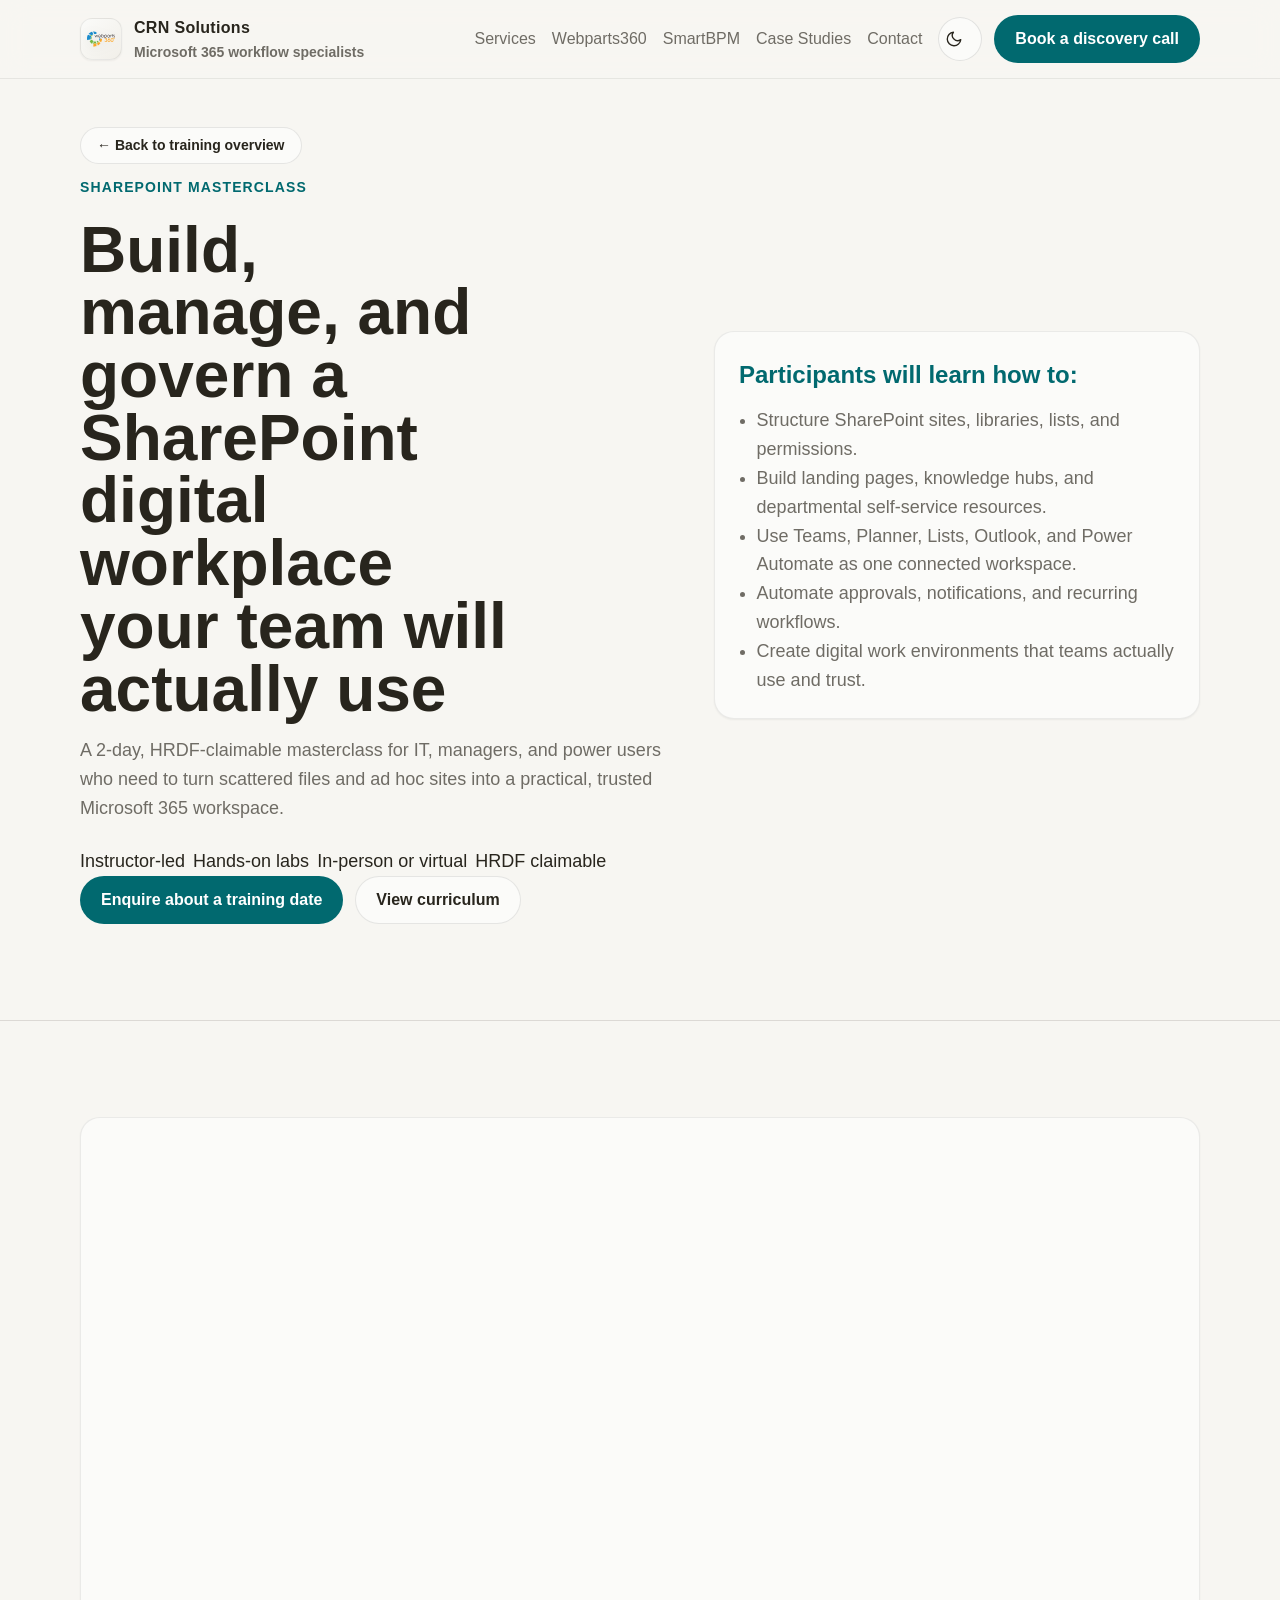
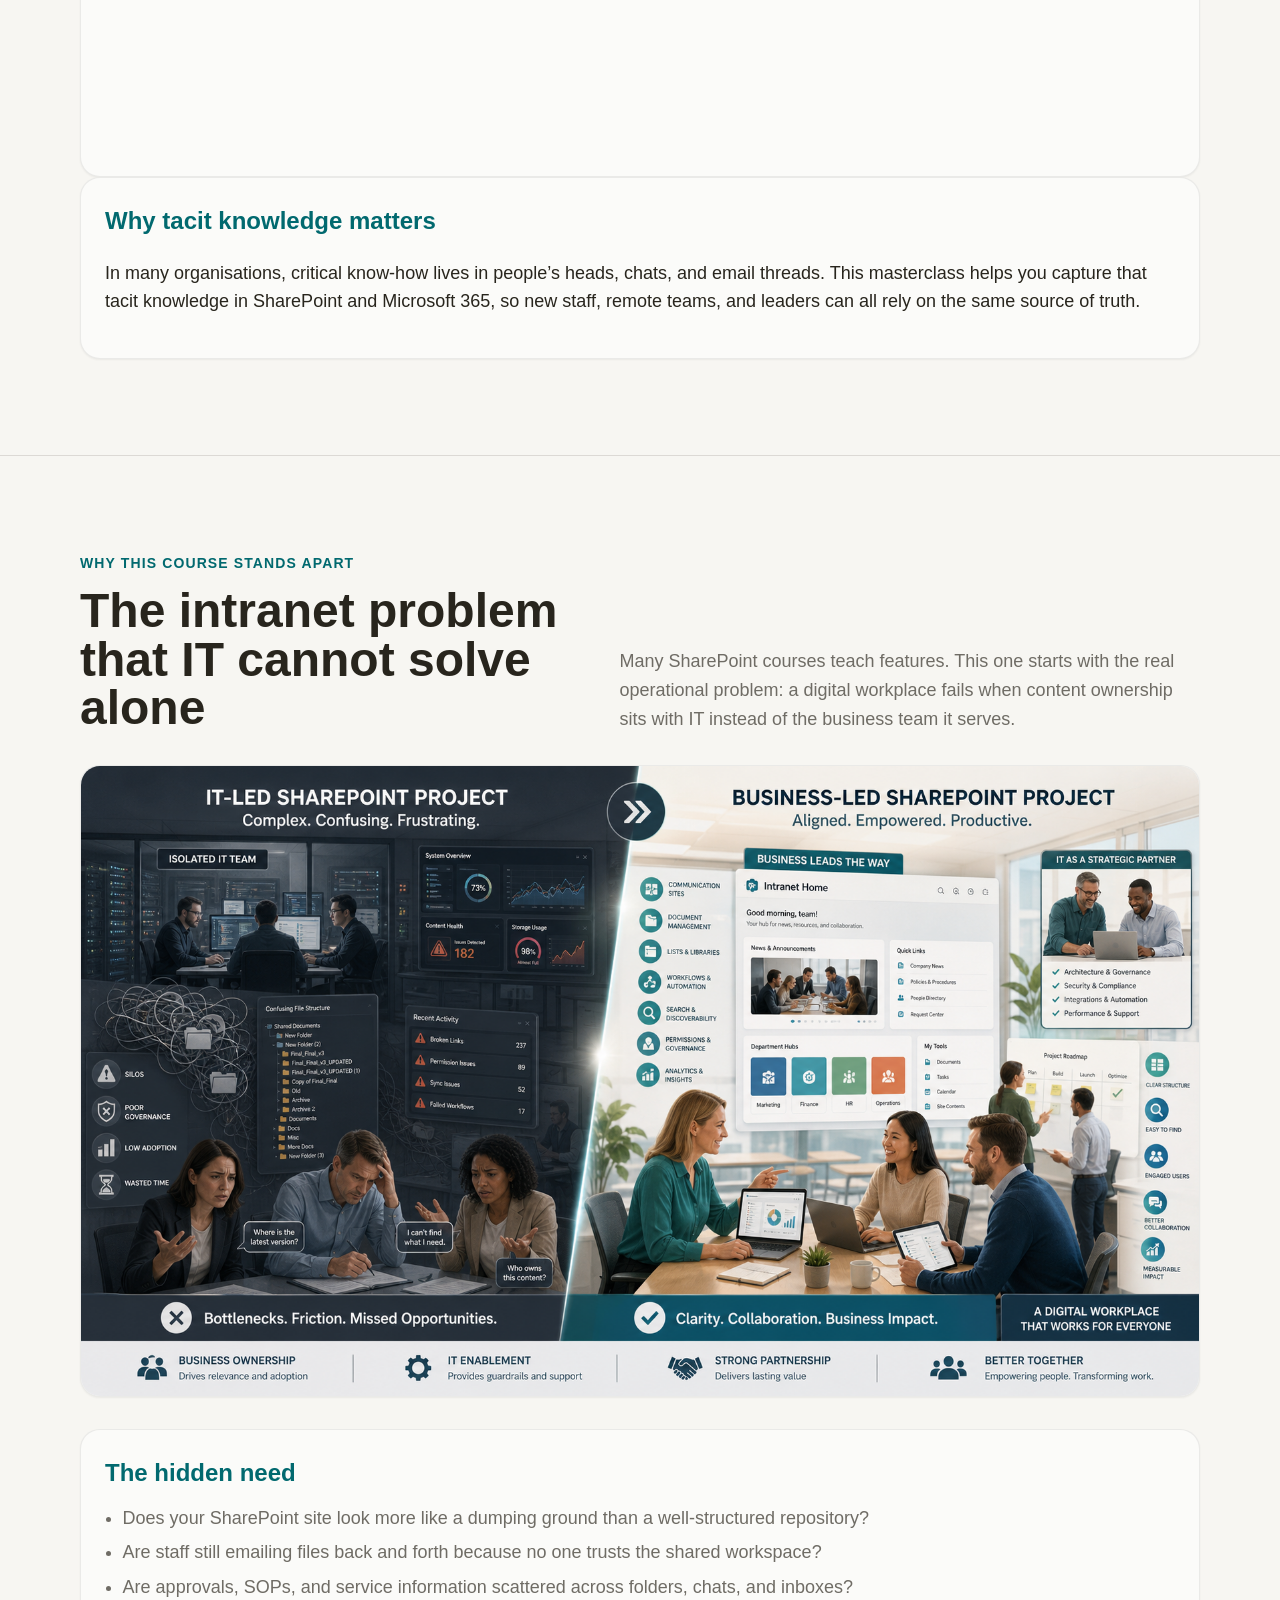
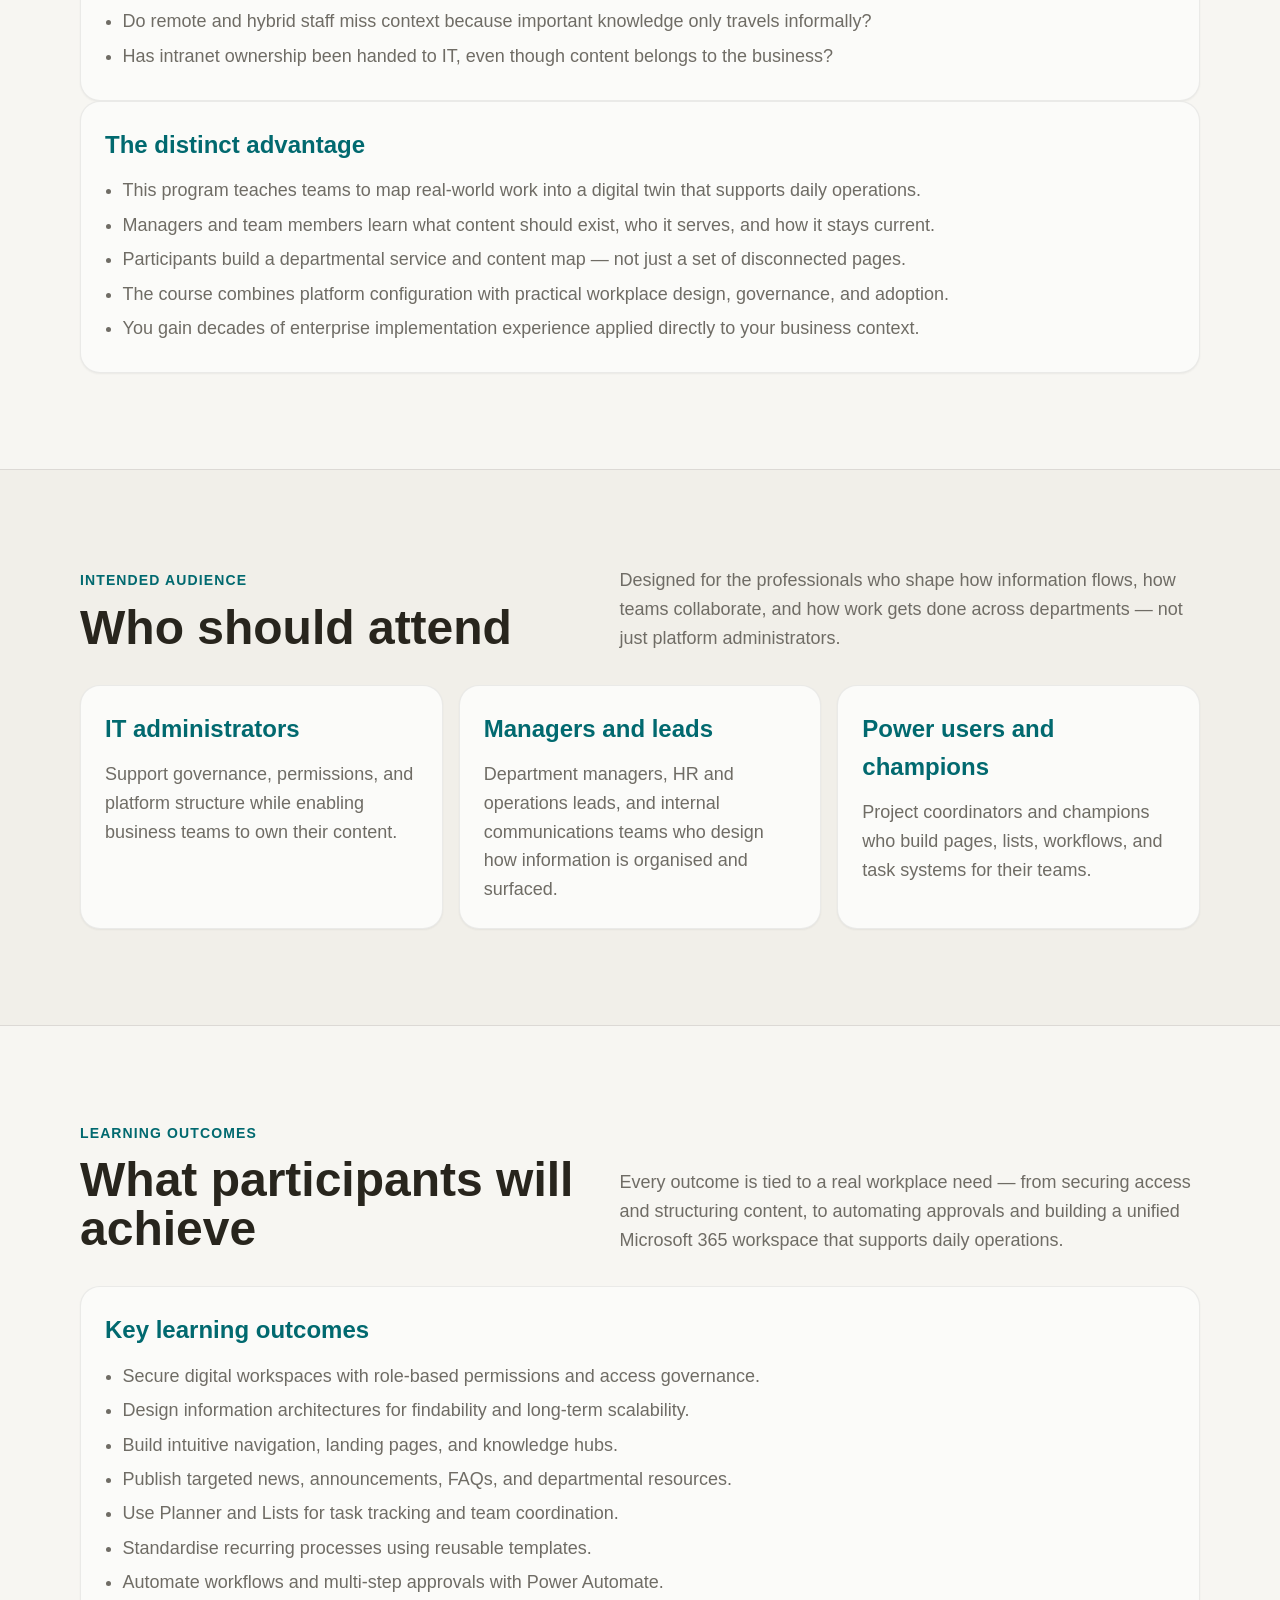
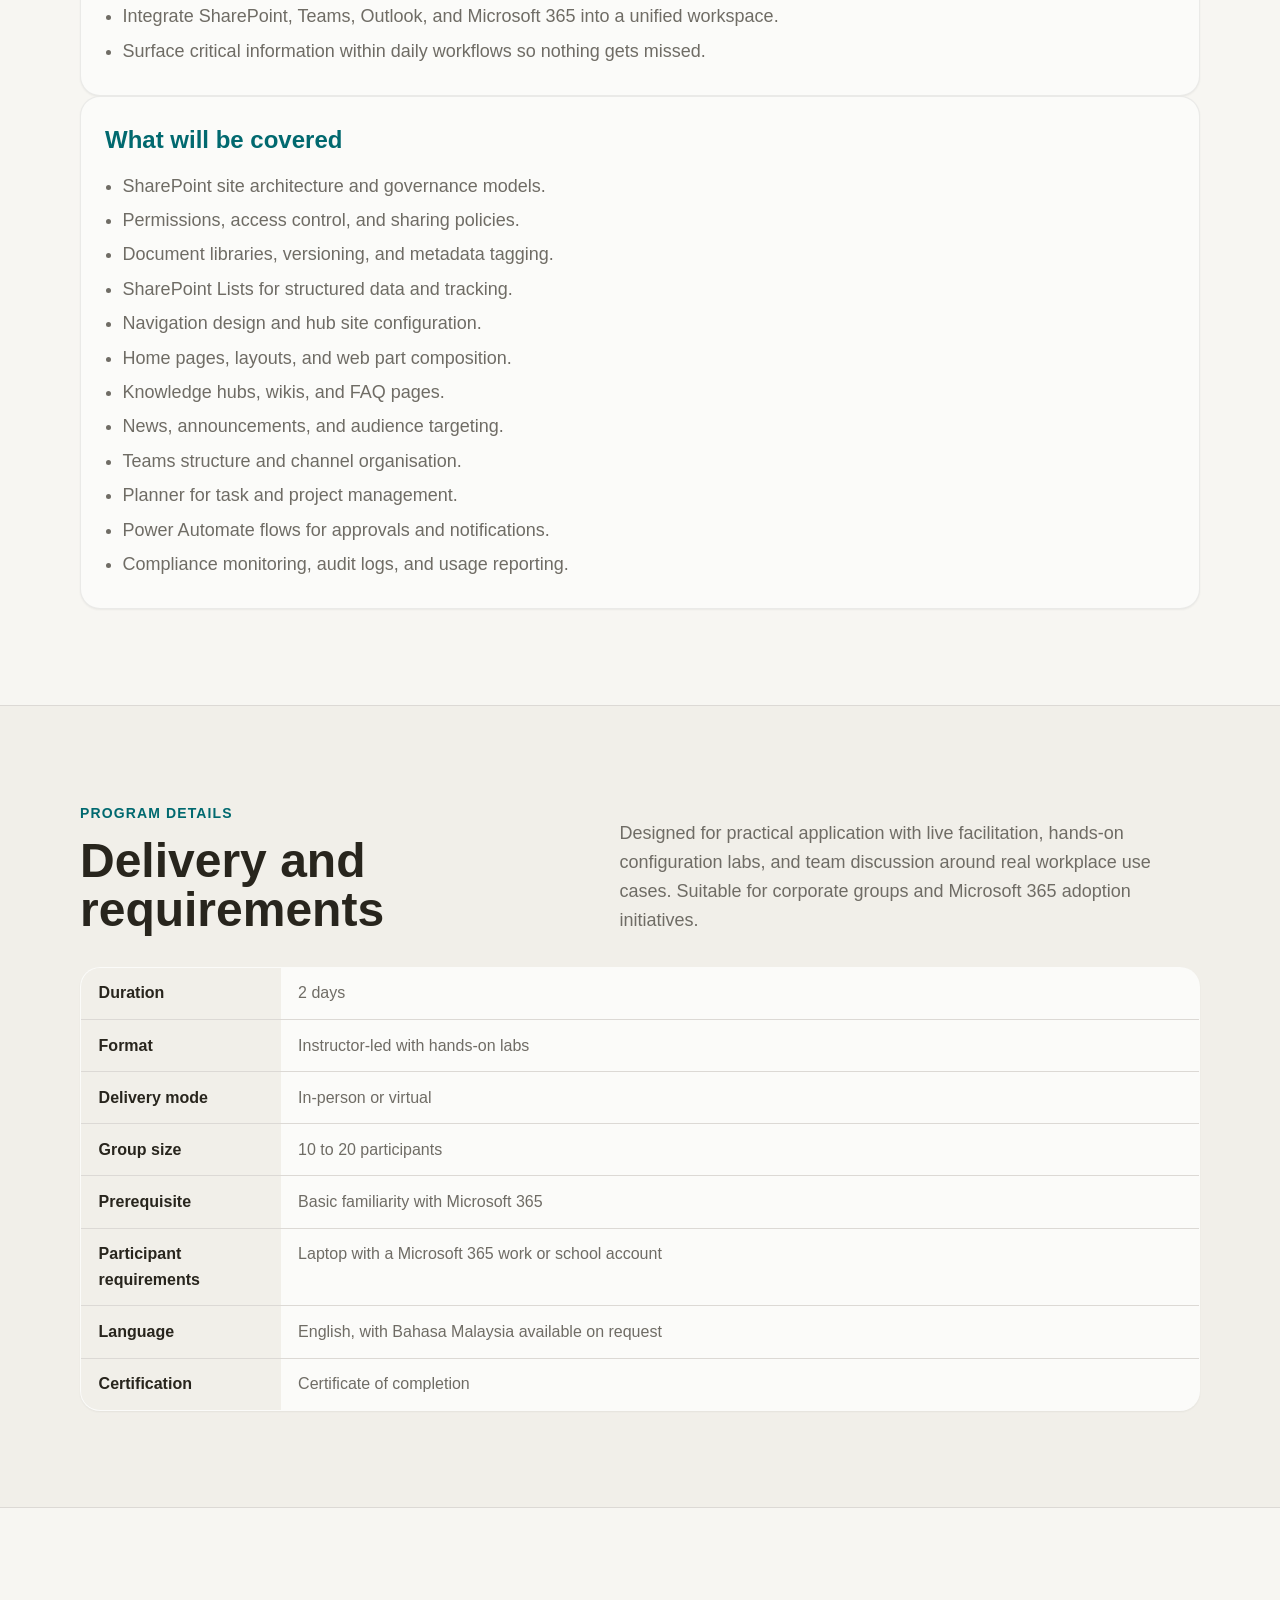
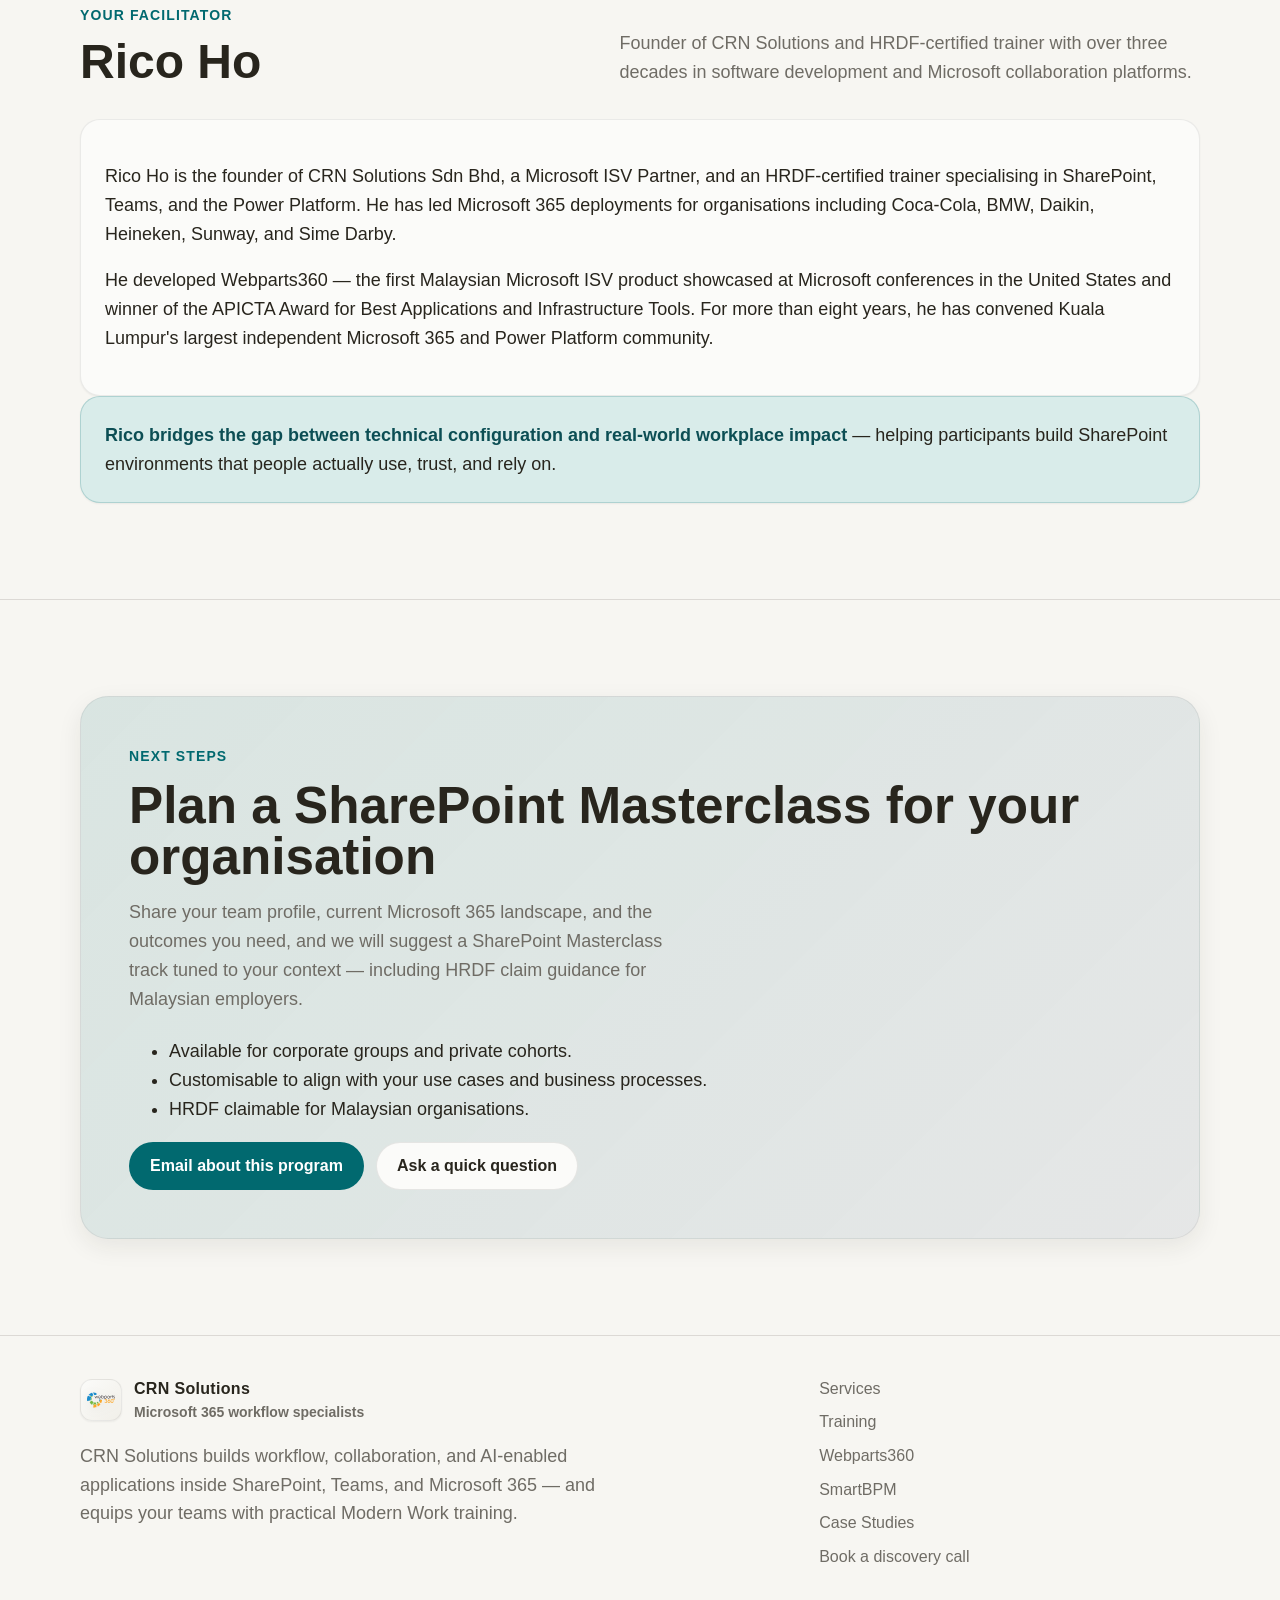
<file: spmc.html>
<!DOCTYPE html>
<html lang="en" data-theme="light">
<head>
  <meta charset="UTF-8" />
  <meta name="viewport" content="width=device-width, initial-scale=1.0" />
  <title>SharePoint Masterclass | CRN Solutions</title>
  
  <!-- Google Analytics -->
  <script async src="https://www.googletagmanager.com/gtag/js?id=G-8Y96KZHQGJ"></script>
  <script>
    window.dataLayer = window.dataLayer || [];
    function gtag(){dataLayer.push(arguments);}
    gtag('js', new Date());
    gtag('config', 'G-8Y96KZHQGJ');
  </script>

  <meta name="description" content="A 2-day, HRDF-claimable SharePoint Masterclass that helps IT, managers, and power users build a practical Microsoft 365 digital workplace." />

  <link rel="preconnect" href="https://api.fontshare.com" />
  <link href="https://api.fontshare.com/v2/css?f[]=general-sans@400,500,600,700&f[]=cabinet-grotesk@500,700,800&display=swap" rel="stylesheet" />
  <link rel="stylesheet" href="css/site.css" />
  <!-- Remove Style
  <style>
    :root, [data-theme="light"] {
      --text-xs: clamp(0.75rem, 0.7rem + 0.25vw, 0.875rem);
      --text-sm: clamp(0.875rem, 0.8rem + 0.35vw, 1rem);
      --text-base: clamp(1rem, 0.95rem + 0.25vw, 1.125rem);
      --text-lg: clamp(1.125rem, 1rem + 0.75vw, 1.5rem);
      --text-xl: clamp(1.5rem, 1.2rem + 1.25vw, 2.25rem);
      --text-2xl: clamp(2rem, 1.2rem + 2.5vw, 3.5rem);

      --space-1: 0.25rem;
      --space-2: 0.5rem;
      --space-3: 0.75rem;
      --space-4: 1rem;
      --space-5: 1.25rem;
      --space-6: 1.5rem;
      --space-8: 2rem;
      --space-10: 2.5rem;
      --space-12: 3rem;
      --space-16: 4rem;
      --space-20: 5rem;

      --color-bg: #f7f6f2;
      --color-surface: #fbfbf9;
      --color-surface-2: #f1efe9;
      --color-border: #d4d1ca;
      --color-divider: #dcd9d5;
      --color-text: #28251d;
      --color-text-muted: #6f6c65;
      --color-primary: #01696f;
      --color-primary-hover: #0c4e54;
      --color-primary-soft: #d9ecea;
      --color-accent: #1e3a5f;

      --radius-md: 0.5rem;
      --radius-lg: 0.875rem;
      --radius-xl: 1.25rem;
      --radius-full: 9999px;

      --shadow-sm: 0 1px 2px rgba(40,37,29,0.06);
      --shadow-md: 0 8px 24px rgba(40,37,29,0.08);

      --content-default: 1120px;
      --transition: 180ms cubic-bezier(0.16, 1, 0.3, 1);
      --font-body: "General Sans","Inter",sans-serif;
      --font-display: "Cabinet Grotesk","Inter",sans-serif;
    }

    [data-theme="dark"] {
      --color-bg: #171614;
      --color-surface: #1c1b19;
      --color-surface-2: #22211f;
      --color-border: #393836;
      --color-divider: #262523;
      --color-text: #cdccca;
      --color-text-muted: #9b9892;
      --color-primary: #4f98a3;
      --color-primary-hover: #6eb0ba;
      --color-primary-soft: #223335;
      --color-accent: #88a8d8;
      --shadow-sm: 0 1px 2px rgba(0,0,0,0.2);
      --shadow-md: 0 8px 24px rgba(0,0,0,0.28);
    }

    *,*::before,*::after { box-sizing: border-box; }
    html { scroll-behavior: smooth; }
    body {
      margin: 0;
      min-height: 100vh;
      font-family: var(--font-body);
      font-size: var(--text-base);
      line-height: 1.6;
      background: var(--color-bg);
      color: var(--color-text);
    }
    img { max-width: 100%; display: block; }
    a { color: inherit; text-decoration: none; }

    .container {
      width: min(calc(100% - 2rem), var(--content-default));
      margin-inline: auto;
    }

    /* Motion */
    html.js [data-reveal] {
      opacity: 0;
      transform: translateY(18px);
      transition:
        opacity 700ms cubic-bezier(0.16, 1, 0.3, 1),
        transform 700ms cubic-bezier(0.16, 1, 0.3, 1);
      transition-delay: var(--reveal-delay, 0ms);
    }
    html.js [data-reveal].is-visible {
      opacity: 1;
      transform: none;
    }
    @media (prefers-reduced-motion: reduce) {
      html.js [data-reveal] {
        opacity: 1 !important;
        transform: none !important;
        transition: none !important;
      }
    }

    /* Header / nav */
    .site-header {
      position: sticky;
      top: 0;
      z-index: 10;
      backdrop-filter: blur(14px);
      background: color-mix(in srgb, var(--color-bg) 88%, transparent);
      border-bottom: 1px solid rgba(127,127,127,0.14);
      transition:
        box-shadow 180ms cubic-bezier(0.16,1,0.3,1),
        background 180ms cubic-bezier(0.16,1,0.3,1);
    }
    .site-header.is-scrolled {
      box-shadow: 0 10px 30px rgba(40,37,29,0.08);
    }

    .header-row {
      display: flex;
      align-items: center;
      justify-content: space-between;
      gap: var(--space-4);
      min-height: 78px;
    }

    .brand {
      display: flex;
      align-items: center;
      gap: var(--space-3);
      font-weight: 700;
    }
    .brand-logo-wrap {
      display: flex;
      align-items: center;
      justify-content: center;
      width: 42px;
      height: 42px;
      border-radius: 12px;
      background: linear-gradient(135deg, var(--color-surface), var(--color-surface-2));
      border: 1px solid rgba(127,127,127,0.14);
      overflow: hidden;
      box-shadow: var(--shadow-sm);
    }
    .brand-logo-wrap img {
      width: 28px;
      height: 28px;
      object-fit: contain;
    }
    .brand:hover .brand-logo-wrap,
    .brand:focus-visible .brand-logo-wrap {
      transform: translateY(-1px) scale(1.03);
      transition: transform var(--transition);
    }
    .brand-text strong {
      display: block;
      font-family: var(--font-display);
      font-size: 1rem;
      letter-spacing: 0.02em;
    }
    .brand-text span {
      display: block;
      font-size: var(--text-xs);
      color: var(--color-text-muted);
    }

    .nav-wrap {
      display: flex;
      align-items: center;
      gap: var(--space-4);
    }
    .site-nav {
      display: flex;
      align-items: center;
      gap: var(--space-4);
      font-size: var(--text-sm);
      color: var(--color-text-muted);
    }
    .site-nav a {
      position: relative;
      padding-block: 0.35rem;
    }
    .site-nav a::after {
      content: "";
      position: absolute;
      left: 0;
      bottom: 0;
      width: 100%;
      height: 2px;
      background: var(--color-primary);
      transform: scaleX(0);
      transform-origin: left;
      transition: transform var(--transition);
    }
    .site-nav a:hover,
    .site-nav a:focus-visible {
      color: var(--color-text);
    }
    .site-nav a:hover::after,
    .site-nav a:focus-visible::after {
      transform: scaleX(1);
    }

    .header-actions {
      display: flex;
      align-items: center;
      gap: var(--space-3);
    }
    .theme-toggle,
    .menu-toggle {
      min-width: 44px;
      min-height: 44px;
      border-radius: var(--radius-full);
      border: 1px solid rgba(127,127,127,0.2);
      background: var(--color-surface);
      color: var(--color-text);
      cursor: pointer;
      transition: transform var(--transition), background var(--transition);
    }
    .theme-toggle:hover,
    .menu-toggle:hover {
      transform: translateY(-1px);
    }

    .btn {
      display: inline-flex;
      align-items: center;
      justify-content: center;
      gap: var(--space-2);
      min-height: 48px;
      padding: 0 var(--space-5);
      border-radius: var(--radius-full);
      border: 1px solid transparent;
      font-size: var(--text-sm);
      font-weight: 600;
      transition:
        background var(--transition),
        color var(--transition),
        border-color var(--transition),
        transform var(--transition);
    }
    .btn:hover { transform: translateY(-1px); }
    .btn-primary {
      background: var(--color-primary);
      color: #fff;
    }
    .btn-primary:hover { background: var(--color-primary-hover); }
    .btn-secondary {
      background: var(--color-surface);
      border-color: rgba(127,127,127,0.18);
    }

    /* Layout & sections */
    main section {
      padding-block: clamp(var(--space-12), 8vw, var(--space-24));
    }

    .hero {
      padding-top: var(--space-12);
    }
    .hero-grid {
      display: grid;
      gap: var(--space-10);
      align-items: center;
    }
    .hero h1 {
      margin: var(--space-5) 0 var(--space-4);
      font-family: var(--font-display);
      font-size: clamp(2.4rem, 4.8vw, 3.6rem);
      line-height: 1.02;
      max-width: 26ch;
    }
    .hero p {
      max-width: 62ch;
      color: var(--color-text-muted);
    }
    .hero-actions {
      display: flex;
      flex-wrap: wrap;
      gap: var(--space-3);
      margin-top: var(--space-5);
    }

    .kicker {
      color: var(--color-primary);
      font-size: var(--text-xs);
      text-transform: uppercase;
      letter-spacing: 0.08em;
      font-weight: 700;
      margin-bottom: var(--space-3);
    }

    .tag-row {
      display: flex;
      flex-wrap: wrap;
      gap: var(--space-2);
      margin-top: var(--space-2);
    }
    .tag-pill {
      padding: 0.25rem 0.75rem;
      border-radius: var(--radius-full);
      border: 1px solid rgba(127,127,127,0.18);
      background: var(--color-surface-2);
      font-size: var(--text-xs);
      color: var(--color-text-muted);
    }

    .section-head {
      display: flex;
      justify-content: space-between;
      gap: var(--space-6);
      align-items: flex-end;
      margin-bottom: var(--space-8);
    }
    .section-head h2 {
      margin: 0;
      font-family: var(--font-display);
      font-size: clamp(2rem, 3.2vw, 2.8rem);
      line-height: 1.05;
    }
    .section-head p {
      margin: 0;
      max-width: 54ch;
      color: var(--color-text-muted);
    }

    .grid-3 {
      display: grid;
      gap: var(--space-4);
      grid-template-columns: repeat(3, minmax(0, 1fr));
    }

    .card {
      background: var(--color-surface);
      border-radius: var(--radius-xl);
      border: 1px solid rgba(127,127,127,0.14);
      padding: var(--space-6);
      box-shadow: var(--shadow-sm);
      transition:
        transform var(--transition),
        box-shadow var(--transition),
        border-color var(--transition);
    }
    .card h3 {
      margin: 0 0 var(--space-3);
      font-size: var(--text-lg);
      color: var(--color-primary);
    }
    .card p {
      margin: 0;
      color: var(--color-text-muted);
    }
    .card:hover {
      transform: translateY(-4px);
      box-shadow: var(--shadow-md);
    }

    .two-column {
      display: grid;
      grid-template-columns: minmax(0, 1.2fr) minmax(0, 0.8fr);
      gap: var(--space-8);
      align-items: flex-start;
    }

    .list-card {
      background: var(--color-surface);
      border-radius: var(--radius-xl);
      border: 1px solid rgba(127,127,127,0.14);
      padding: var(--space-6);
      box-shadow: var(--shadow-sm);
    }
    .list-card h3 {
      margin-top: 0;
      margin-bottom: var(--space-3);
      font-size: var(--text-lg);
      color: var(--color-primary);
    }
    .list-card ul {
      margin: 0;
      padding-left: 1.1rem;
      color: var(--color-text-muted);
    }
    .list-card li {
      margin-bottom: 0.35rem;
    }

    .detail-table {
      width: 100%;
      border-collapse: collapse;
      background: var(--color-surface);
      border-radius: var(--radius-xl);
      overflow: hidden;
      border: 1px solid rgba(127,127,127,0.14);
      box-shadow: var(--shadow-sm);
    }
    .detail-table th,
    .detail-table td {
      text-align: left;
      padding: 0.8rem 1.1rem;
      border-bottom: 1px solid var(--color-divider);
      vertical-align: top;
      font-size: var(--text-sm);
    }
    .detail-table th {
      width: 200px;
      background: var(--color-surface-2);
      font-weight: 600;
      color: var(--color-text);
    }
    .detail-table td {
      color: var(--color-text-muted);
    }
    .detail-table tr:last-child th,
    .detail-table tr:last-child td {
      border-bottom: none;
    }

    .quote-block {
      background: var(--color-primary-soft);
      border-radius: var(--radius-xl);
      border: 1px solid rgba(1,105,111,0.2);
      padding: var(--space-6);
      box-shadow: var(--shadow-sm);
      font-size: var(--text-base);
      color: var(--color-text);
    }
    .quote-block strong {
      color: var(--color-primary-hover);
    }

    /* CTA panel */
    .cta-panel {
      background: linear-gradient(135deg, rgba(1,105,111,0.12), rgba(30,58,95,0.08));
      border: 1px solid rgba(127,127,127,0.14);
      border-radius: 28px;
      padding: clamp(var(--space-8), 5vw, var(--space-12));
      box-shadow: var(--shadow-md);
      display: grid;
      grid-template-columns: minmax(0, 1.3fr) minmax(0, 0.7fr);
      gap: var(--space-8);
      align-items: center;
    }
    .cta-panel h2 {
      margin: 0 0 var(--space-3);
      font-family: var(--font-display);
      font-size: clamp(2rem, 3.2vw, 2.8rem);
      line-height: 1.05;
    }
    .cta-panel p {
      margin: 0;
      max-width: 56ch;
      color: var(--color-text-muted);
    }
    .cta-inner-card {
      background: var(--color-surface);
      border-radius: var(--radius-xl);
      border: 1px solid rgba(127,127,127,0.14);
      padding: var(--space-5);
      box-shadow: var(--shadow-sm);
    }
    .cta-inner-card ul {
      margin: 0 0 var(--space-4);
      padding-left: 1.1rem;
      color: var(--color-text-muted);
    }
    .cta-inner-card li {
      margin-bottom: 0.35rem;
      font-size: var(--text-sm);
    }

    /* Footer */
    .site-footer {
      padding: var(--space-10) 0 var(--space-12);
      border-top: 1px solid var(--color-divider);
    }
    .footer-grid {
      display: grid;
      grid-template-columns: 1.3fr 0.7fr;
      gap: var(--space-8);
      align-items: flex-start;
    }
    .footer-links {
      display: grid;
      gap: var(--space-2);
      font-size: var(--text-sm);
      color: var(--color-text-muted);
    }
    .footer-note {
      color: var(--color-text-muted);
      max-width: 56ch;
    }

    @media (min-width: 960px) {
      .hero-grid { grid-template-columns: minmax(0, 1.4fr) minmax(0, 1fr); }
    }

    @media (max-width: 959px) {
      .site-nav {
        position: absolute;
        left: 0;
        right: 0;
        top: 78px;
        display: none;
        flex-direction: column;
        align-items: flex-start;
        padding: var(--space-5) 1rem var(--space-6);
        background: var(--color-bg);
        border-bottom: 1px solid var(--color-divider);
      }
      .site-nav.open { display: flex; }
      .menu-toggle {
        display: inline-flex;
        align-items: center;
        justify-content: center;
      }
      .header-actions .btn { display: none; }
      .grid-3,
      .two-column,
      .footer-grid,
      .cta-panel {
        grid-template-columns: 1fr;
      }
      .section-head {
        flex-direction: column;
        align-items: flex-start;
      }
    }
  </style>

  -->
</head>
<body>
  <script>document.documentElement.classList.add("js");</script>

  <header class="site-header">
    <div class="container header-row">
      <a class="brand" href="index.html" aria-label="CRN Solutions home">
        <span class="brand-logo-wrap" aria-hidden="true">
          <img src="W360Logo.svg" alt="" loading="eager" decoding="async" />
        </span>
        <span class="brand-text">
          <strong>CRN Solutions</strong>
          <span>Microsoft 365 workflow specialists</span>
        </span>
      </a>

      <div class="nav-wrap">
        <nav class="site-nav" id="site-nav" aria-label="Primary navigation">
          <a href="index.html#services">Services</a>
          <a href="index.html#webparts360">Webparts360</a>
          <a href="index.html#smartbpm">SmartBPM</a>
          <a href="index.html#case-studies">Case Studies</a>
          <a href="index.html#contact">Contact</a>
        </nav>
        <div class="header-actions">
          <button class="menu-toggle" type="button" aria-expanded="false" aria-controls="site-nav" aria-label="Open menu">☰</button>
          <button class="theme-toggle" type="button" data-theme-toggle aria-label="Switch theme"></button>
          <a class="btn btn-primary" href="index.html#contact">Book a discovery call</a>
        </div>
      </div>
    </div>
  </header>

  <main>
    <!-- Hero -->
    <section class="hero" data-reveal>
      <div class="container hero-grid">
        <div>
          <a href="training.html#courses" class="btn btn-secondary" style="min-height: 0; padding-inline: var(--space-4); padding-block: 0.4rem; font-size: var(--text-xs); margin-bottom: var(--space-3);">
            ← Back to training overview
          </a>
          <div class="kicker">SharePoint Masterclass</div>
          <h1>Build, manage, and govern a SharePoint digital workplace your team will actually use</h1>
          <p>
            A 2-day, HRDF-claimable masterclass for IT, managers, and power users who need to turn scattered files and ad hoc sites into a practical,
            trusted Microsoft 365 workspace.
          </p>
          <div class="tag-row">
            <span class="tag-pill">Instructor-led</span>
            <span class="tag-pill">Hands-on labs</span>
            <span class="tag-pill">In-person or virtual</span>
            <span class="tag-pill">HRDF claimable</span>
          </div>
          <div class="hero-actions">
            <a class="btn btn-primary" href="mailto:training@webparts360.com?subject=SharePoint%20Masterclass%20enquiry">
              Enquire about a training date
            </a>
            <a class="btn btn-secondary" href="#curriculum">
              View curriculum
            </a>
          </div>
        </div>

        <div>
          <div class="card">
            <h3>Participants will learn how to:</h3>
            <ul class="list-card-ul" style="margin: 0; padding-left: 1.1rem; color: var(--color-text-muted);">
              <li>Structure SharePoint sites, libraries, lists, and permissions.</li>
              <li>Build landing pages, knowledge hubs, and departmental self-service resources.</li>
              <li>Use Teams, Planner, Lists, Outlook, and Power Automate as one connected workspace.</li>
              <li>Automate approvals, notifications, and recurring workflows.</li>
              <li>Create digital work environments that teams actually use and trust.</li>
            </ul>
          </div>
        </div>
      </div>
    </section>

    <!-- Video / context -->
    <section data-reveal>
      <div class="container two-column">
        <div class="card">
          <iframe
            src="https://www.youtube.com/embed/Rd8hnele09A"
            title="Where is your tacit knowledge?"
            frameborder="0"
            allow="accelerometer; autoplay; clipboard-write; encrypted-media; gyroscope; picture-in-picture"
            allowfullscreen
            loading="lazy"
            style="width: 100%; aspect-ratio: 16/9; border-radius: var(--radius-lg);"
          ></iframe>
        </div>
        <div class="list-card">
          <h3>Why tacit knowledge matters</h3>
          <p>
            In many organisations, critical know-how lives in people’s heads, chats, and email threads.
            This masterclass helps you capture that tacit knowledge in SharePoint and Microsoft 365,
            so new staff, remote teams, and leaders can all rely on the same source of truth.
          </p>
        </div>
      </div>
    </section>

    <!-- Why this course -->
    <section data-reveal>
      <div class="container">
        <div class="section-head">
          <div>
            <div class="kicker">Why this course stands apart</div>
            <h2>The intranet problem that IT cannot solve alone</h2>
          </div>
          <p>
            Many SharePoint courses teach features. This one starts with the real operational problem:
            a digital workplace fails when content ownership sits with IT instead of the business team it serves.
          </p>
        </div>

        <div class="card" style="margin-bottom: var(--space-8); padding: 0; overflow: hidden;">
          <img
            src="images/SPProjects.png"
            alt="Illustration contrasting IT-led versus business-led SharePoint projects."
            loading="lazy"
            style="width: 100%; display: block;"
          />
        </div>

        <div class="two-column">
          <div class="list-card">
            <h3>The hidden need</h3>
            <ul>
              <li>Does your SharePoint site look more like a dumping ground than a well-structured repository?</li>
              <li>Are staff still emailing files back and forth because no one trusts the shared workspace?</li>
              <li>Are approvals, SOPs, and service information scattered across folders, chats, and inboxes?</li>
              <li>Do remote and hybrid staff miss context because important knowledge only travels informally?</li>
              <li>Has intranet ownership been handed to IT, even though content belongs to the business?</li>
            </ul>
          </div>
          <div class="list-card">
            <h3>The distinct advantage</h3>
            <ul>
              <li>This program teaches teams to map real-world work into a digital twin that supports daily operations.</li>
              <li>Managers and team members learn what content should exist, who it serves, and how it stays current.</li>
              <li>Participants build a departmental service and content map — not just a set of disconnected pages.</li>
              <li>The course combines platform configuration with practical workplace design, governance, and adoption.</li>
              <li>You gain decades of enterprise implementation experience applied directly to your business context.</li>
            </ul>
          </div>
        </div>
      </div>
    </section>

    <!-- Who should attend -->
    <section data-reveal style="background: var(--color-surface-2);">
      <div class="container">
        <div class="section-head">
          <div>
            <div class="kicker">Intended audience</div>
            <h2>Who should attend</h2>
          </div>
          <p>
            Designed for the professionals who shape how information flows, how teams collaborate,
            and how work gets done across departments — not just platform administrators.
          </p>
        </div>

        <div class="grid-3">
          <article class="card">
            <h3>IT administrators</h3>
            <p>Support governance, permissions, and platform structure while enabling business teams to own their content.</p>
          </article>
          <article class="card">
            <h3>Managers and leads</h3>
            <p>Department managers, HR and operations leads, and internal communications teams who design how information is organised and surfaced.</p>
          </article>
          <article class="card">
            <h3>Power users and champions</h3>
            <p>Project coordinators and champions who build pages, lists, workflows, and task systems for their teams.</p>
          </article>
        </div>
      </div>
    </section>

    <!-- Outcomes & curriculum -->
    <section id="outcomes" data-reveal>
      <div class="container">
        <div class="section-head">
          <div>
            <div class="kicker">Learning outcomes</div>
            <h2>What participants will achieve</h2>
          </div>
          <p>
            Every outcome is tied to a real workplace need — from securing access and structuring content,
            to automating approvals and building a unified Microsoft 365 workspace that supports daily operations.
          </p>
        </div>

        <div class="two-column" id="curriculum">
          <div class="list-card">
            <h3>Key learning outcomes</h3>
            <ul>
              <li>Secure digital workspaces with role-based permissions and access governance.</li>
              <li>Design information architectures for findability and long-term scalability.</li>
              <li>Build intuitive navigation, landing pages, and knowledge hubs.</li>
              <li>Publish targeted news, announcements, FAQs, and departmental resources.</li>
              <li>Use Planner and Lists for task tracking and team coordination.</li>
              <li>Standardise recurring processes using reusable templates.</li>
              <li>Automate workflows and multi-step approvals with Power Automate.</li>
              <li>Integrate SharePoint, Teams, Outlook, and Microsoft 365 into a unified workspace.</li>
              <li>Surface critical information within daily workflows so nothing gets missed.</li>
            </ul>
          </div>

          <div class="list-card">
            <h3>What will be covered</h3>
            <ul>
              <li>SharePoint site architecture and governance models.</li>
              <li>Permissions, access control, and sharing policies.</li>
              <li>Document libraries, versioning, and metadata tagging.</li>
              <li>SharePoint Lists for structured data and tracking.</li>
              <li>Navigation design and hub site configuration.</li>
              <li>Home pages, layouts, and web part composition.</li>
              <li>Knowledge hubs, wikis, and FAQ pages.</li>
              <li>News, announcements, and audience targeting.</li>
              <li>Teams structure and channel organisation.</li>
              <li>Planner for task and project management.</li>
              <li>Power Automate flows for approvals and notifications.</li>
              <li>Compliance monitoring, audit logs, and usage reporting.</li>
            </ul>
          </div>
        </div>
      </div>
    </section>

    <!-- Program details -->
    <section data-reveal style="background: var(--color-surface-2);">
      <div class="container">
        <div class="section-head">
          <div>
            <div class="kicker">Program details</div>
            <h2>Delivery and requirements</h2>
          </div>
          <p>
            Designed for practical application with live facilitation, hands-on configuration labs,
            and team discussion around real workplace use cases. Suitable for corporate groups and Microsoft 365 adoption initiatives.
          </p>
        </div>

        <table class="detail-table">
          <tr><th>Duration</th><td>2 days</td></tr>
          <tr><th>Format</th><td>Instructor-led with hands-on labs</td></tr>
          <tr><th>Delivery mode</th><td>In-person or virtual</td></tr>
          <tr><th>Group size</th><td>10 to 20 participants</td></tr>
          <tr><th>Prerequisite</th><td>Basic familiarity with Microsoft 365</td></tr>
          <tr><th>Participant requirements</th><td>Laptop with a Microsoft 365 work or school account</td></tr>
          <tr><th>Language</th><td>English, with Bahasa Malaysia available on request</td></tr>
          <tr><th>Certification</th><td>Certificate of completion</td></tr>
        </table>
      </div>
    </section>

    <!-- Facilitator -->
    <section id="facilitator" data-reveal>
      <div class="container">
        <div class="section-head">
          <div>
            <div class="kicker">Your facilitator</div>
            <h2>Rico Ho</h2>
          </div>
          <p>
            Founder of CRN Solutions and HRDF-certified trainer with over three decades in software development and Microsoft collaboration platforms.
          </p>
        </div>

        <div class="two-column">
          <div class="list-card">
            <p>
              Rico Ho is the founder of CRN Solutions Sdn Bhd, a Microsoft ISV Partner, and an HRDF-certified
              trainer specialising in SharePoint, Teams, and the Power Platform. He has led Microsoft 365 deployments
              for organisations including Coca-Cola, BMW, Daikin, Heineken, Sunway, and Sime Darby.
            </p>
            <p>
              He developed Webparts360 — the first Malaysian Microsoft ISV product showcased at Microsoft
              conferences in the United States and winner of the APICTA Award for Best Applications and
              Infrastructure Tools. For more than eight years, he has convened Kuala Lumpur's largest
              independent Microsoft 365 and Power Platform community.
            </p>
          </div>
          <div class="quote-block">
            <strong>Rico bridges the gap between technical configuration and real-world workplace impact</strong>
            — helping participants build SharePoint environments that people actually use, trust, and rely on.
          </div>
        </div>
      </div>
    </section>

    <!-- CTA -->
    <section id="register" data-reveal>
      <div class="container">
        <div class="cta-panel">
          <div>
            <div class="kicker">Next steps</div>
            <h2>Plan a SharePoint Masterclass for your organisation</h2>
            <p>
              Share your team profile, current Microsoft 365 landscape, and the outcomes you need, and we will
              suggest a SharePoint Masterclass track tuned to your context — including HRDF claim guidance for Malaysian employers.
            </p>
          </div>
          <div class="cta-inner-card">
            <ul>
              <li>Available for corporate groups and private cohorts.</li>
              <li>Customisable to align with your use cases and business processes.</li>
              <li>HRDF claimable for Malaysian organisations.</li>
            </ul>
            <div class="hero-actions">
              <a class="btn btn-primary" href="mailto:training@webparts360.com?subject=SharePoint%20Masterclass%20enquiry">
                Email about this program
              </a>
              <a class="btn btn-secondary" href="mailto:training@webparts360.com?subject=SharePoint%20Masterclass%20enquiry">
                Ask a quick question
              </a>
            </div>
          </div>
        </div>
      </div>
    </section>
  </main>

  <footer class="site-footer">
    <div class="container footer-grid">
      <div>
        <div class="brand" style="margin-bottom: var(--space-4);">
          <span class="brand-logo-wrap" aria-hidden="true">
            <img src="W360Logo.svg" alt="" loading="lazy" decoding="async" />
          </span>
          <span class="brand-text">
            <strong>CRN Solutions</strong>
            <span>Microsoft 365 workflow specialists</span>
          </span>
        </div>
        <p class="footer-note">
          CRN Solutions builds workflow, collaboration, and AI-enabled applications inside SharePoint,
          Teams, and Microsoft 365 — and equips your teams with practical Modern Work training.
        </p>
      </div>
      <div class="footer-links">
        <a href="index.html#services">Services</a>
        <a href="training.html#courses">Training</a>
        <a href="index.html#webparts360">Webparts360</a>
        <a href="index.html#smartbpm">SmartBPM</a>
        <a href="index.html#case-studies">Case Studies</a>
        <a href="index.html#contact">Book a discovery call</a>
      </div>
    </div>
  </footer>

  <script>
    (function () {
      const root = document.documentElement;
      const themeButton = document.querySelector('[data-theme-toggle]');
      const siteHeader = document.querySelector('.site-header');
      let theme = window.matchMedia('(prefers-color-scheme: dark)').matches ? 'dark' : 'light';
      root.setAttribute('data-theme', theme);

      function renderThemeIcon(mode) {
        return mode === 'dark'
          ? '<svg viewBox="0 0 24 24" fill="none" stroke="currentColor" stroke-width="1.8" stroke-linecap="round" stroke-linejoin="round" aria-hidden="true"><circle cx="12" cy="12" r="4"></circle><path d="M12 2v2.5M12 19.5V22M4.93 4.93l1.77 1.77M17.3 17.3l1.77 1.77M2 12h2.5M19.5 12H22M4.93 19.07l1.77-1.77M17.3 6.7l1.77-1.77"></path></svg>'
          : '<svg viewBox="0 0 24 24" fill="none" stroke="currentColor" stroke-width="1.8" stroke-linecap="round" stroke-linejoin="round" aria-hidden="true"><path d="M21 12.79A9 9 0 1 1 11.21 3 7 7 0 0 0 21 12.79z"></path></svg>';
      }

      if (themeButton) {
        themeButton.innerHTML = renderThemeIcon(theme);
        themeButton.setAttribute('aria-label', 'Switch to ' + (theme === 'dark' ? 'light' : 'dark') + ' mode');
        themeButton.addEventListener('click', function () {
          theme = theme === 'dark' ? 'light' : 'dark';
          root.setAttribute('data-theme', theme);
          themeButton.innerHTML = renderThemeIcon(theme);
          themeButton.setAttribute('aria-label', 'Switch to ' + (theme === 'dark' ? 'light' : 'dark') + ' mode');
        });
      }

      const menuButton = document.querySelector('.menu-toggle');
      const nav = document.getElementById('site-nav');
      if (menuButton && nav) {
        menuButton.addEventListener('click', function () {
          const open = nav.classList.toggle('open');
          menuButton.setAttribute('aria-expanded', String(open));
        });
        nav.querySelectorAll('a').forEach(function (link) {
          link.addEventListener('click', function () {
            nav.classList.remove('open');
            menuButton.setAttribute('aria-expanded', 'false');
          });
        });
      }

      const observer = 'IntersectionObserver' in window ? new IntersectionObserver(function(entries){
        entries.forEach(function(entry){
          if(entry.isIntersecting){
            entry.target.classList.add('is-visible');
            observer.unobserve(entry.target);
          }
        });
      }, { threshold: 0.18, rootMargin: '0px 0px -8% 0px' }) : null;

      document.querySelectorAll('[data-reveal]').forEach(function(el){
        if(observer){ observer.observe(el); } else { el.classList.add('is-visible'); }
      });

      function syncHeader(){
        if(!siteHeader) return;
        siteHeader.classList.toggle('is-scrolled', window.scrollY > 10);
      }
      syncHeader();
      window.addEventListener('scroll', syncHeader, { passive: true });
    })();
  </script>
</body>
</html>
</file>
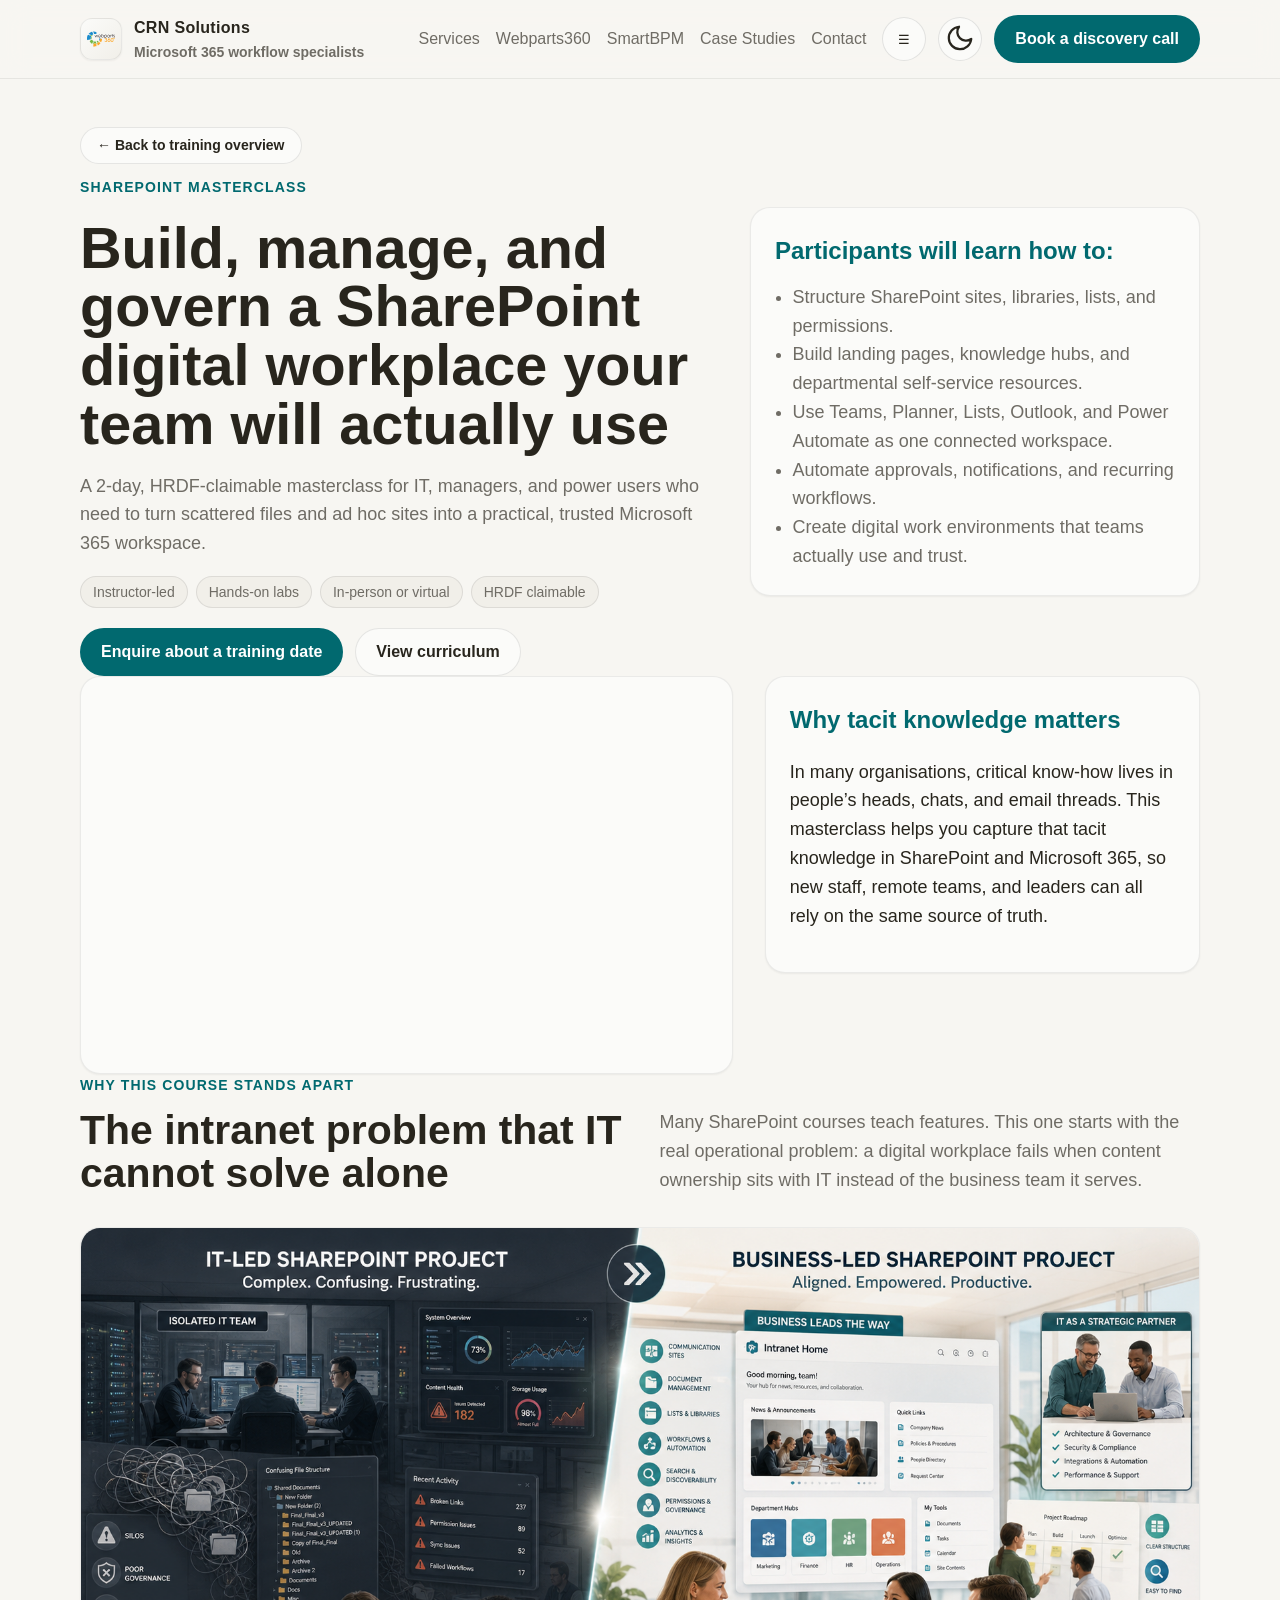
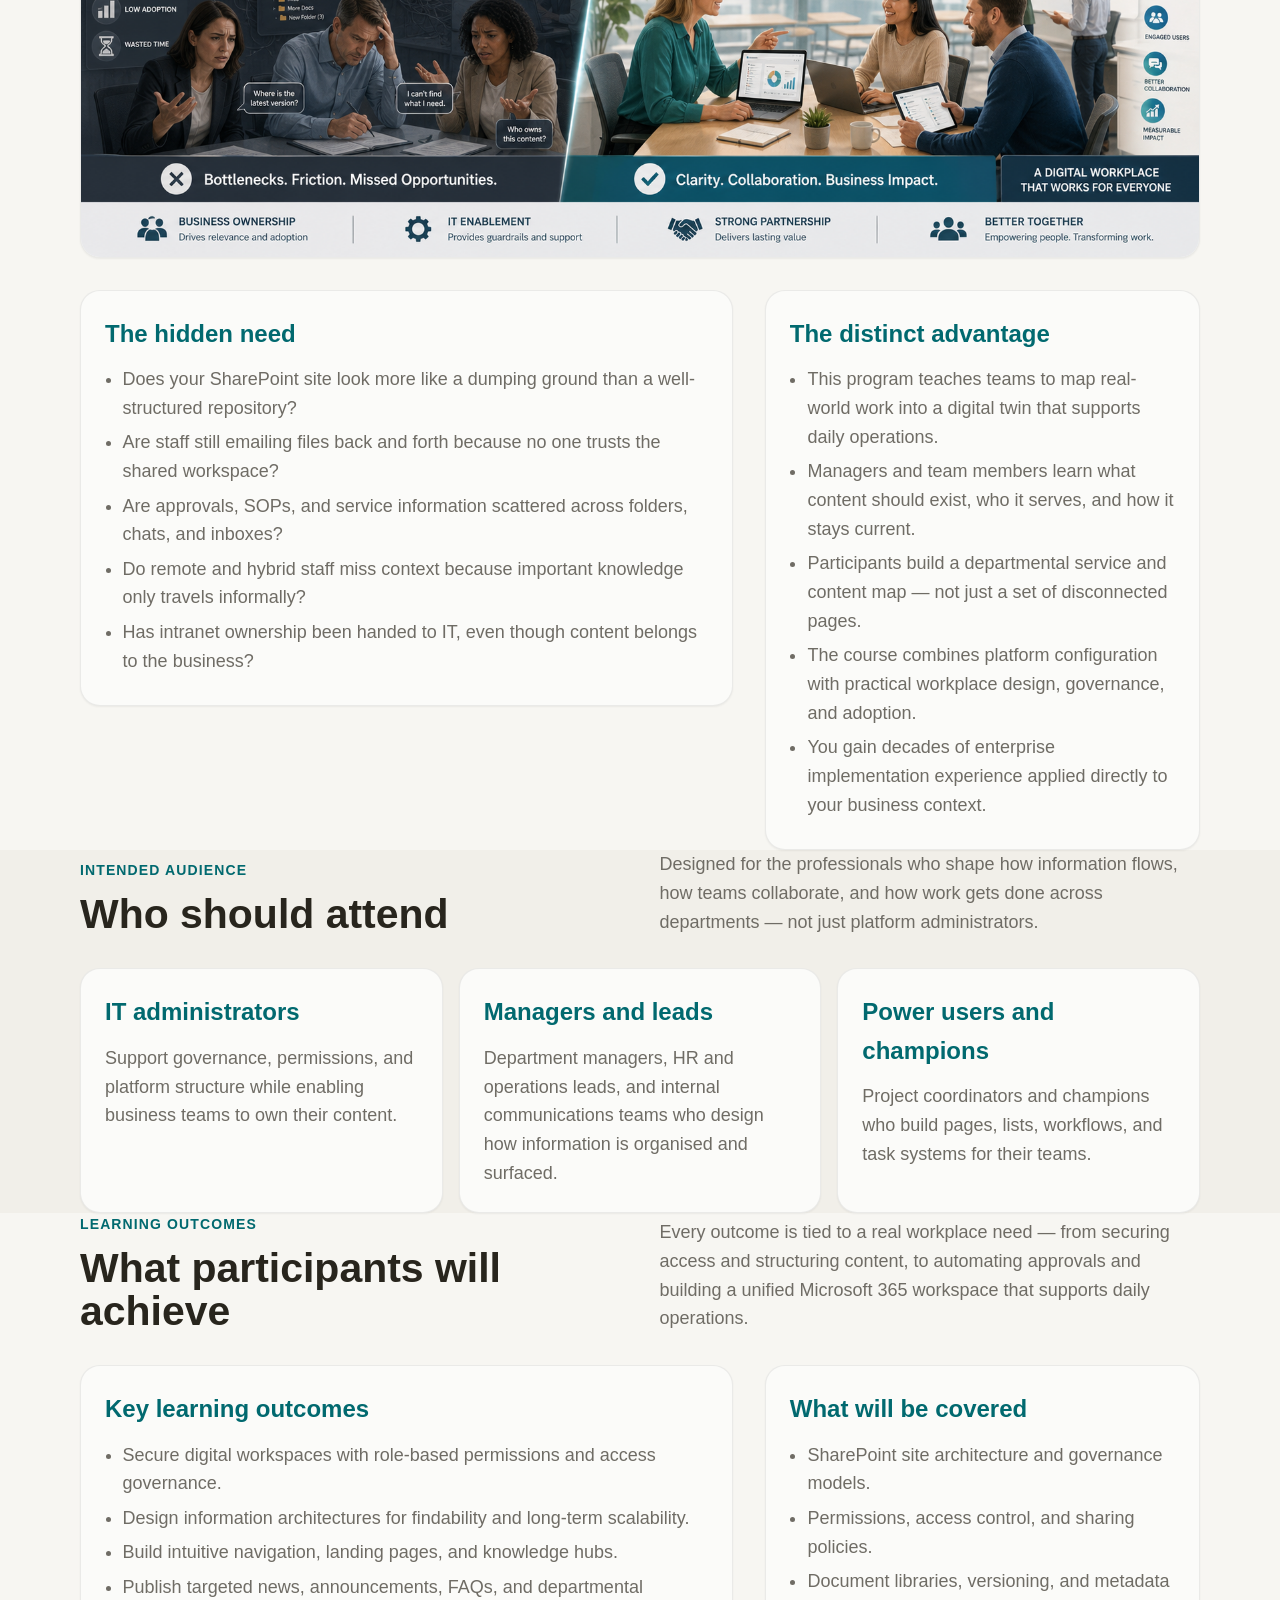
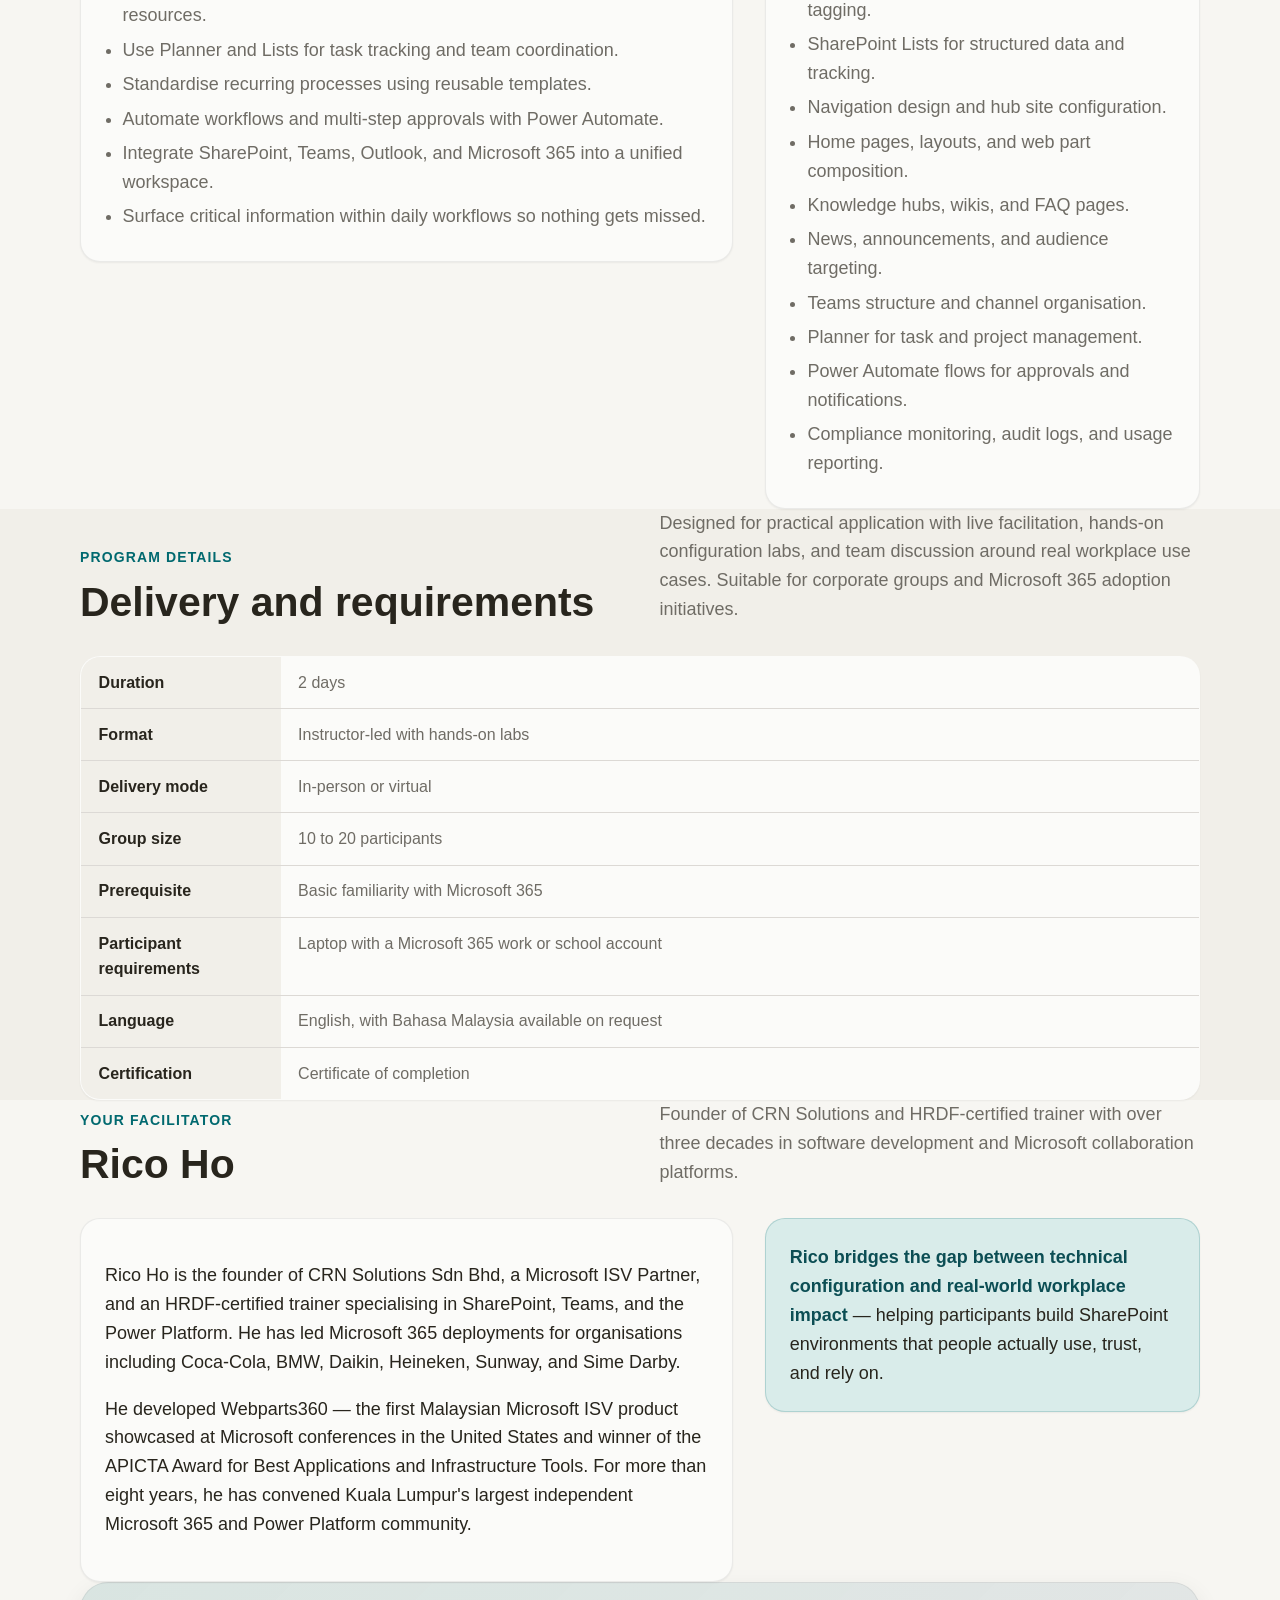
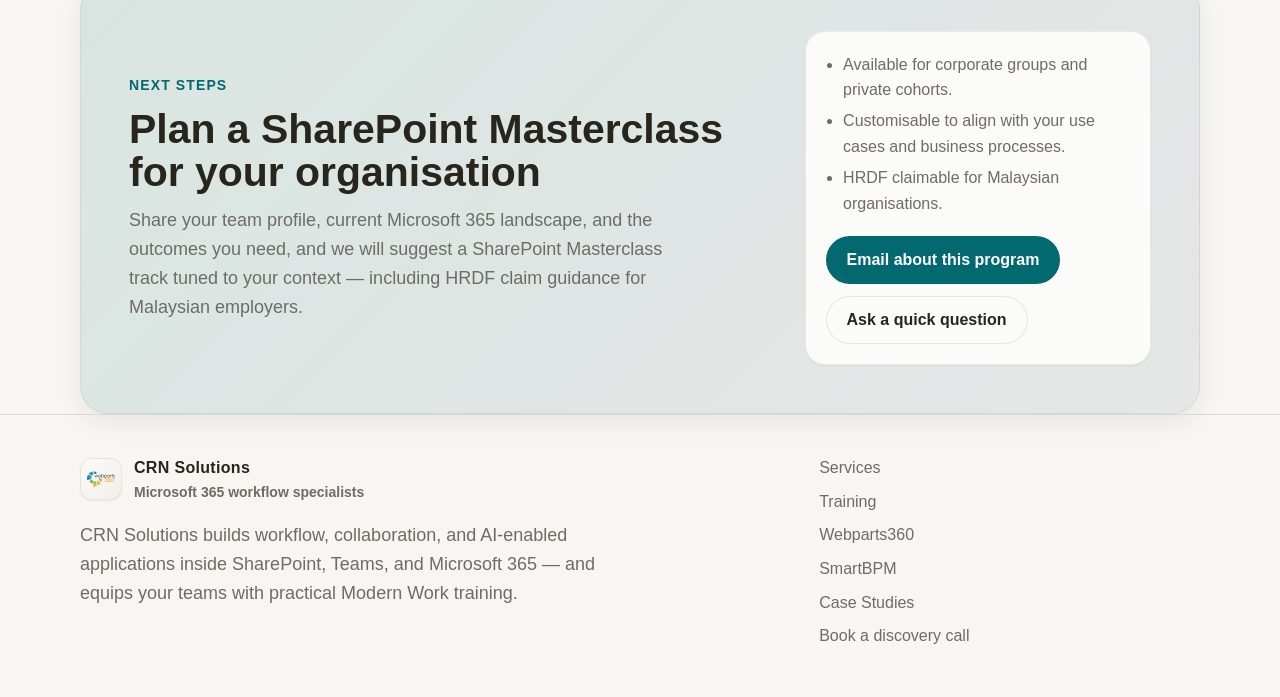
<file: spmc0.html>
<!DOCTYPE html>
<html lang="en" data-theme="light">
<head>
  <meta charset="UTF-8" />
  <meta name="viewport" content="width=device-width, initial-scale=1.0" />
  <title>SharePoint Masterclass | CRN Solutions</title>
  
  <!-- Google Analytics -->
  <script async src="https://www.googletagmanager.com/gtag/js?id=G-8Y96KZHQGJ"></script>
  <script>
    window.dataLayer = window.dataLayer || [];
    function gtag(){dataLayer.push(arguments);}
    gtag('js', new Date());
    gtag('config', 'G-8Y96KZHQGJ');
  </script>

  <meta name="description" content="A 2-day, HRDF-claimable SharePoint Masterclass that helps IT, managers, and power users build a practical Microsoft 365 digital workplace." />

  <link rel="preconnect" href="https://api.fontshare.com" />
  <link href="https://api.fontshare.com/v2/css?f[]=general-sans@400,500,600,700&f[]=cabinet-grotesk@500,700,800&display=swap" rel="stylesheet" />
  <!-- Remove Style
  <link rel="stylesheet" href="css/site.css" />
  -->
  <style>
    :root, [data-theme="light"] {
      --text-xs: clamp(0.75rem, 0.7rem + 0.25vw, 0.875rem);
      --text-sm: clamp(0.875rem, 0.8rem + 0.35vw, 1rem);
      --text-base: clamp(1rem, 0.95rem + 0.25vw, 1.125rem);
      --text-lg: clamp(1.125rem, 1rem + 0.75vw, 1.5rem);
      --text-xl: clamp(1.5rem, 1.2rem + 1.25vw, 2.25rem);
      --text-2xl: clamp(2rem, 1.2rem + 2.5vw, 3.5rem);

      --space-1: 0.25rem;
      --space-2: 0.5rem;
      --space-3: 0.75rem;
      --space-4: 1rem;
      --space-5: 1.25rem;
      --space-6: 1.5rem;
      --space-8: 2rem;
      --space-10: 2.5rem;
      --space-12: 3rem;
      --space-16: 4rem;
      --space-20: 5rem;

      --color-bg: #f7f6f2;
      --color-surface: #fbfbf9;
      --color-surface-2: #f1efe9;
      --color-border: #d4d1ca;
      --color-divider: #dcd9d5;
      --color-text: #28251d;
      --color-text-muted: #6f6c65;
      --color-primary: #01696f;
      --color-primary-hover: #0c4e54;
      --color-primary-soft: #d9ecea;
      --color-accent: #1e3a5f;

      --radius-md: 0.5rem;
      --radius-lg: 0.875rem;
      --radius-xl: 1.25rem;
      --radius-full: 9999px;

      --shadow-sm: 0 1px 2px rgba(40,37,29,0.06);
      --shadow-md: 0 8px 24px rgba(40,37,29,0.08);

      --content-default: 1120px;
      --transition: 180ms cubic-bezier(0.16, 1, 0.3, 1);
      --font-body: "General Sans","Inter",sans-serif;
      --font-display: "Cabinet Grotesk","Inter",sans-serif;
    }

    [data-theme="dark"] {
      --color-bg: #171614;
      --color-surface: #1c1b19;
      --color-surface-2: #22211f;
      --color-border: #393836;
      --color-divider: #262523;
      --color-text: #cdccca;
      --color-text-muted: #9b9892;
      --color-primary: #4f98a3;
      --color-primary-hover: #6eb0ba;
      --color-primary-soft: #223335;
      --color-accent: #88a8d8;
      --shadow-sm: 0 1px 2px rgba(0,0,0,0.2);
      --shadow-md: 0 8px 24px rgba(0,0,0,0.28);
    }

    *,*::before,*::after { box-sizing: border-box; }
    html { scroll-behavior: smooth; }
    body {
      margin: 0;
      min-height: 100vh;
      font-family: var(--font-body);
      font-size: var(--text-base);
      line-height: 1.6;
      background: var(--color-bg);
      color: var(--color-text);
    }
    img { max-width: 100%; display: block; }
    a { color: inherit; text-decoration: none; }

    .container {
      width: min(calc(100% - 2rem), var(--content-default));
      margin-inline: auto;
    }

    /* Motion */
    html.js [data-reveal] {
      opacity: 0;
      transform: translateY(18px);
      transition:
        opacity 700ms cubic-bezier(0.16, 1, 0.3, 1),
        transform 700ms cubic-bezier(0.16, 1, 0.3, 1);
      transition-delay: var(--reveal-delay, 0ms);
    }
    html.js [data-reveal].is-visible {
      opacity: 1;
      transform: none;
    }
    @media (prefers-reduced-motion: reduce) {
      html.js [data-reveal] {
        opacity: 1 !important;
        transform: none !important;
        transition: none !important;
      }
    }

    /* Header / nav */
    .site-header {
      position: sticky;
      top: 0;
      z-index: 10;
      backdrop-filter: blur(14px);
      background: color-mix(in srgb, var(--color-bg) 88%, transparent);
      border-bottom: 1px solid rgba(127,127,127,0.14);
      transition:
        box-shadow 180ms cubic-bezier(0.16,1,0.3,1),
        background 180ms cubic-bezier(0.16,1,0.3,1);
    }
    .site-header.is-scrolled {
      box-shadow: 0 10px 30px rgba(40,37,29,0.08);
    }

    .header-row {
      display: flex;
      align-items: center;
      justify-content: space-between;
      gap: var(--space-4);
      min-height: 78px;
    }

    .brand {
      display: flex;
      align-items: center;
      gap: var(--space-3);
      font-weight: 700;
    }
    .brand-logo-wrap {
      display: flex;
      align-items: center;
      justify-content: center;
      width: 42px;
      height: 42px;
      border-radius: 12px;
      background: linear-gradient(135deg, var(--color-surface), var(--color-surface-2));
      border: 1px solid rgba(127,127,127,0.14);
      overflow: hidden;
      box-shadow: var(--shadow-sm);
    }
    .brand-logo-wrap img {
      width: 28px;
      height: 28px;
      object-fit: contain;
    }
    .brand:hover .brand-logo-wrap,
    .brand:focus-visible .brand-logo-wrap {
      transform: translateY(-1px) scale(1.03);
      transition: transform var(--transition);
    }
    .brand-text strong {
      display: block;
      font-family: var(--font-display);
      font-size: 1rem;
      letter-spacing: 0.02em;
    }
    .brand-text span {
      display: block;
      font-size: var(--text-xs);
      color: var(--color-text-muted);
    }

    .nav-wrap {
      display: flex;
      align-items: center;
      gap: var(--space-4);
    }
    .site-nav {
      display: flex;
      align-items: center;
      gap: var(--space-4);
      font-size: var(--text-sm);
      color: var(--color-text-muted);
    }
    .site-nav a {
      position: relative;
      padding-block: 0.35rem;
    }
    .site-nav a::after {
      content: "";
      position: absolute;
      left: 0;
      bottom: 0;
      width: 100%;
      height: 2px;
      background: var(--color-primary);
      transform: scaleX(0);
      transform-origin: left;
      transition: transform var(--transition);
    }
    .site-nav a:hover,
    .site-nav a:focus-visible {
      color: var(--color-text);
    }
    .site-nav a:hover::after,
    .site-nav a:focus-visible::after {
      transform: scaleX(1);
    }

    .header-actions {
      display: flex;
      align-items: center;
      gap: var(--space-3);
    }
    .theme-toggle,
    .menu-toggle {
      min-width: 44px;
      min-height: 44px;
      border-radius: var(--radius-full);
      border: 1px solid rgba(127,127,127,0.2);
      background: var(--color-surface);
      color: var(--color-text);
      cursor: pointer;
      transition: transform var(--transition), background var(--transition);
    }
    .theme-toggle:hover,
    .menu-toggle:hover {
      transform: translateY(-1px);
    }

    .btn {
      display: inline-flex;
      align-items: center;
      justify-content: center;
      gap: var(--space-2);
      min-height: 48px;
      padding: 0 var(--space-5);
      border-radius: var(--radius-full);
      border: 1px solid transparent;
      font-size: var(--text-sm);
      font-weight: 600;
      transition:
        background var(--transition),
        color var(--transition),
        border-color var(--transition),
        transform var(--transition);
    }
    .btn:hover { transform: translateY(-1px); }
    .btn-primary {
      background: var(--color-primary);
      color: #fff;
    }
    .btn-primary:hover { background: var(--color-primary-hover); }
    .btn-secondary {
      background: var(--color-surface);
      border-color: rgba(127,127,127,0.18);
    }

    /* Layout & sections */
    main section {
      padding-block: clamp(var(--space-12), 8vw, var(--space-24));
    }

    .hero {
      padding-top: var(--space-12);
    }
    .hero-grid {
      display: grid;
      gap: var(--space-10);
      align-items: center;
    }
    .hero h1 {
      margin: var(--space-5) 0 var(--space-4);
      font-family: var(--font-display);
      font-size: clamp(2.4rem, 4.8vw, 3.6rem);
      line-height: 1.02;
      max-width: 26ch;
    }
    .hero p {
      max-width: 62ch;
      color: var(--color-text-muted);
    }
    .hero-actions {
      display: flex;
      flex-wrap: wrap;
      gap: var(--space-3);
      margin-top: var(--space-5);
    }

    .kicker {
      color: var(--color-primary);
      font-size: var(--text-xs);
      text-transform: uppercase;
      letter-spacing: 0.08em;
      font-weight: 700;
      margin-bottom: var(--space-3);
    }

    .tag-row {
      display: flex;
      flex-wrap: wrap;
      gap: var(--space-2);
      margin-top: var(--space-2);
    }
    .tag-pill {
      padding: 0.25rem 0.75rem;
      border-radius: var(--radius-full);
      border: 1px solid rgba(127,127,127,0.18);
      background: var(--color-surface-2);
      font-size: var(--text-xs);
      color: var(--color-text-muted);
    }

    .section-head {
      display: flex;
      justify-content: space-between;
      gap: var(--space-6);
      align-items: flex-end;
      margin-bottom: var(--space-8);
    }
    .section-head h2 {
      margin: 0;
      font-family: var(--font-display);
      font-size: clamp(2rem, 3.2vw, 2.8rem);
      line-height: 1.05;
    }
    .section-head p {
      margin: 0;
      max-width: 54ch;
      color: var(--color-text-muted);
    }

    .grid-3 {
      display: grid;
      gap: var(--space-4);
      grid-template-columns: repeat(3, minmax(0, 1fr));
    }

    .card {
      background: var(--color-surface);
      border-radius: var(--radius-xl);
      border: 1px solid rgba(127,127,127,0.14);
      padding: var(--space-6);
      box-shadow: var(--shadow-sm);
      transition:
        transform var(--transition),
        box-shadow var(--transition),
        border-color var(--transition);
    }
    .card h3 {
      margin: 0 0 var(--space-3);
      font-size: var(--text-lg);
      color: var(--color-primary);
    }
    .card p {
      margin: 0;
      color: var(--color-text-muted);
    }
    .card:hover {
      transform: translateY(-4px);
      box-shadow: var(--shadow-md);
    }

    .two-column {
      display: grid;
      grid-template-columns: minmax(0, 1.2fr) minmax(0, 0.8fr);
      gap: var(--space-8);
      align-items: flex-start;
    }

    .list-card {
      background: var(--color-surface);
      border-radius: var(--radius-xl);
      border: 1px solid rgba(127,127,127,0.14);
      padding: var(--space-6);
      box-shadow: var(--shadow-sm);
    }
    .list-card h3 {
      margin-top: 0;
      margin-bottom: var(--space-3);
      font-size: var(--text-lg);
      color: var(--color-primary);
    }
    .list-card ul {
      margin: 0;
      padding-left: 1.1rem;
      color: var(--color-text-muted);
    }
    .list-card li {
      margin-bottom: 0.35rem;
    }

    .detail-table {
      width: 100%;
      border-collapse: collapse;
      background: var(--color-surface);
      border-radius: var(--radius-xl);
      overflow: hidden;
      border: 1px solid rgba(127,127,127,0.14);
      box-shadow: var(--shadow-sm);
    }
    .detail-table th,
    .detail-table td {
      text-align: left;
      padding: 0.8rem 1.1rem;
      border-bottom: 1px solid var(--color-divider);
      vertical-align: top;
      font-size: var(--text-sm);
    }
    .detail-table th {
      width: 200px;
      background: var(--color-surface-2);
      font-weight: 600;
      color: var(--color-text);
    }
    .detail-table td {
      color: var(--color-text-muted);
    }
    .detail-table tr:last-child th,
    .detail-table tr:last-child td {
      border-bottom: none;
    }

    .quote-block {
      background: var(--color-primary-soft);
      border-radius: var(--radius-xl);
      border: 1px solid rgba(1,105,111,0.2);
      padding: var(--space-6);
      box-shadow: var(--shadow-sm);
      font-size: var(--text-base);
      color: var(--color-text);
    }
    .quote-block strong {
      color: var(--color-primary-hover);
    }

    /* CTA panel */
    .cta-panel {
      background: linear-gradient(135deg, rgba(1,105,111,0.12), rgba(30,58,95,0.08));
      border: 1px solid rgba(127,127,127,0.14);
      border-radius: 28px;
      padding: clamp(var(--space-8), 5vw, var(--space-12));
      box-shadow: var(--shadow-md);
      display: grid;
      grid-template-columns: minmax(0, 1.3fr) minmax(0, 0.7fr);
      gap: var(--space-8);
      align-items: center;
    }
    .cta-panel h2 {
      margin: 0 0 var(--space-3);
      font-family: var(--font-display);
      font-size: clamp(2rem, 3.2vw, 2.8rem);
      line-height: 1.05;
    }
    .cta-panel p {
      margin: 0;
      max-width: 56ch;
      color: var(--color-text-muted);
    }
    .cta-inner-card {
      background: var(--color-surface);
      border-radius: var(--radius-xl);
      border: 1px solid rgba(127,127,127,0.14);
      padding: var(--space-5);
      box-shadow: var(--shadow-sm);
    }
    .cta-inner-card ul {
      margin: 0 0 var(--space-4);
      padding-left: 1.1rem;
      color: var(--color-text-muted);
    }
    .cta-inner-card li {
      margin-bottom: 0.35rem;
      font-size: var(--text-sm);
    }

    /* Footer */
    .site-footer {
      padding: var(--space-10) 0 var(--space-12);
      border-top: 1px solid var(--color-divider);
    }
    .footer-grid {
      display: grid;
      grid-template-columns: 1.3fr 0.7fr;
      gap: var(--space-8);
      align-items: flex-start;
    }
    .footer-links {
      display: grid;
      gap: var(--space-2);
      font-size: var(--text-sm);
      color: var(--color-text-muted);
    }
    .footer-note {
      color: var(--color-text-muted);
      max-width: 56ch;
    }

    @media (min-width: 960px) {
      .hero-grid { grid-template-columns: minmax(0, 1.4fr) minmax(0, 1fr); }
    }

    @media (max-width: 959px) {
      .site-nav {
        position: absolute;
        left: 0;
        right: 0;
        top: 78px;
        display: none;
        flex-direction: column;
        align-items: flex-start;
        padding: var(--space-5) 1rem var(--space-6);
        background: var(--color-bg);
        border-bottom: 1px solid var(--color-divider);
      }
      .site-nav.open { display: flex; }
      .menu-toggle {
        display: inline-flex;
        align-items: center;
        justify-content: center;
      }
      .header-actions .btn { display: none; }
      .grid-3,
      .two-column,
      .footer-grid,
      .cta-panel {
        grid-template-columns: 1fr;
      }
      .section-head {
        flex-direction: column;
        align-items: flex-start;
      }
    }
  </style>

</head>
<body>
  <script>document.documentElement.classList.add("js");</script>

  <header class="site-header">
    <div class="container header-row">
      <a class="brand" href="index.html" aria-label="CRN Solutions home">
        <span class="brand-logo-wrap" aria-hidden="true">
          <img src="W360Logo.svg" alt="" loading="eager" decoding="async" />
        </span>
        <span class="brand-text">
          <strong>CRN Solutions</strong>
          <span>Microsoft 365 workflow specialists</span>
        </span>
      </a>

      <div class="nav-wrap">
        <nav class="site-nav" id="site-nav" aria-label="Primary navigation">
          <a href="index.html#services">Services</a>
          <a href="index.html#webparts360">Webparts360</a>
          <a href="index.html#smartbpm">SmartBPM</a>
          <a href="index.html#case-studies">Case Studies</a>
          <a href="index.html#contact">Contact</a>
        </nav>
        <div class="header-actions">
          <button class="menu-toggle" type="button" aria-expanded="false" aria-controls="site-nav" aria-label="Open menu">☰</button>
          <button class="theme-toggle" type="button" data-theme-toggle aria-label="Switch theme"></button>
          <a class="btn btn-primary" href="index.html#contact">Book a discovery call</a>
        </div>
      </div>
    </div>
  </header>

  <main>
    <!-- Hero -->
    <section class="hero" data-reveal>
      <div class="container hero-grid">
        <div>
          <a href="training.html#courses" class="btn btn-secondary" style="min-height: 0; padding-inline: var(--space-4); padding-block: 0.4rem; font-size: var(--text-xs); margin-bottom: var(--space-3);">
            ← Back to training overview
          </a>
          <div class="kicker">SharePoint Masterclass</div>
          <h1>Build, manage, and govern a SharePoint digital workplace your team will actually use</h1>
          <p>
            A 2-day, HRDF-claimable masterclass for IT, managers, and power users who need to turn scattered files and ad hoc sites into a practical,
            trusted Microsoft 365 workspace.
          </p>
          <div class="tag-row">
            <span class="tag-pill">Instructor-led</span>
            <span class="tag-pill">Hands-on labs</span>
            <span class="tag-pill">In-person or virtual</span>
            <span class="tag-pill">HRDF claimable</span>
          </div>
          <div class="hero-actions">
            <a class="btn btn-primary" href="mailto:training@webparts360.com?subject=SharePoint%20Masterclass%20enquiry">
              Enquire about a training date
            </a>
            <a class="btn btn-secondary" href="#curriculum">
              View curriculum
            </a>
          </div>
        </div>

        <div>
          <div class="card">
            <h3>Participants will learn how to:</h3>
            <ul class="list-card-ul" style="margin: 0; padding-left: 1.1rem; color: var(--color-text-muted);">
              <li>Structure SharePoint sites, libraries, lists, and permissions.</li>
              <li>Build landing pages, knowledge hubs, and departmental self-service resources.</li>
              <li>Use Teams, Planner, Lists, Outlook, and Power Automate as one connected workspace.</li>
              <li>Automate approvals, notifications, and recurring workflows.</li>
              <li>Create digital work environments that teams actually use and trust.</li>
            </ul>
          </div>
        </div>
      </div>
    </section>

    <!-- Video / context -->
    <section data-reveal>
      <div class="container two-column">
        <div class="card">
          <iframe
            src="https://www.youtube.com/embed/Rd8hnele09A"
            title="Where is your tacit knowledge?"
            frameborder="0"
            allow="accelerometer; autoplay; clipboard-write; encrypted-media; gyroscope; picture-in-picture"
            allowfullscreen
            loading="lazy"
            style="width: 100%; aspect-ratio: 16/9; border-radius: var(--radius-lg);"
          ></iframe>
        </div>
        <div class="list-card">
          <h3>Why tacit knowledge matters</h3>
          <p>
            In many organisations, critical know-how lives in people’s heads, chats, and email threads.
            This masterclass helps you capture that tacit knowledge in SharePoint and Microsoft 365,
            so new staff, remote teams, and leaders can all rely on the same source of truth.
          </p>
        </div>
      </div>
    </section>

    <!-- Why this course -->
    <section data-reveal>
      <div class="container">
        <div class="section-head">
          <div>
            <div class="kicker">Why this course stands apart</div>
            <h2>The intranet problem that IT cannot solve alone</h2>
          </div>
          <p>
            Many SharePoint courses teach features. This one starts with the real operational problem:
            a digital workplace fails when content ownership sits with IT instead of the business team it serves.
          </p>
        </div>

        <div class="card" style="margin-bottom: var(--space-8); padding: 0; overflow: hidden;">
          <img
            src="images/SPProjects.png"
            alt="Illustration contrasting IT-led versus business-led SharePoint projects."
            loading="lazy"
            style="width: 100%; display: block;"
          />
        </div>

        <div class="two-column">
          <div class="list-card">
            <h3>The hidden need</h3>
            <ul>
              <li>Does your SharePoint site look more like a dumping ground than a well-structured repository?</li>
              <li>Are staff still emailing files back and forth because no one trusts the shared workspace?</li>
              <li>Are approvals, SOPs, and service information scattered across folders, chats, and inboxes?</li>
              <li>Do remote and hybrid staff miss context because important knowledge only travels informally?</li>
              <li>Has intranet ownership been handed to IT, even though content belongs to the business?</li>
            </ul>
          </div>
          <div class="list-card">
            <h3>The distinct advantage</h3>
            <ul>
              <li>This program teaches teams to map real-world work into a digital twin that supports daily operations.</li>
              <li>Managers and team members learn what content should exist, who it serves, and how it stays current.</li>
              <li>Participants build a departmental service and content map — not just a set of disconnected pages.</li>
              <li>The course combines platform configuration with practical workplace design, governance, and adoption.</li>
              <li>You gain decades of enterprise implementation experience applied directly to your business context.</li>
            </ul>
          </div>
        </div>
      </div>
    </section>

    <!-- Who should attend -->
    <section data-reveal style="background: var(--color-surface-2);">
      <div class="container">
        <div class="section-head">
          <div>
            <div class="kicker">Intended audience</div>
            <h2>Who should attend</h2>
          </div>
          <p>
            Designed for the professionals who shape how information flows, how teams collaborate,
            and how work gets done across departments — not just platform administrators.
          </p>
        </div>

        <div class="grid-3">
          <article class="card">
            <h3>IT administrators</h3>
            <p>Support governance, permissions, and platform structure while enabling business teams to own their content.</p>
          </article>
          <article class="card">
            <h3>Managers and leads</h3>
            <p>Department managers, HR and operations leads, and internal communications teams who design how information is organised and surfaced.</p>
          </article>
          <article class="card">
            <h3>Power users and champions</h3>
            <p>Project coordinators and champions who build pages, lists, workflows, and task systems for their teams.</p>
          </article>
        </div>
      </div>
    </section>

    <!-- Outcomes & curriculum -->
    <section id="outcomes" data-reveal>
      <div class="container">
        <div class="section-head">
          <div>
            <div class="kicker">Learning outcomes</div>
            <h2>What participants will achieve</h2>
          </div>
          <p>
            Every outcome is tied to a real workplace need — from securing access and structuring content,
            to automating approvals and building a unified Microsoft 365 workspace that supports daily operations.
          </p>
        </div>

        <div class="two-column" id="curriculum">
          <div class="list-card">
            <h3>Key learning outcomes</h3>
            <ul>
              <li>Secure digital workspaces with role-based permissions and access governance.</li>
              <li>Design information architectures for findability and long-term scalability.</li>
              <li>Build intuitive navigation, landing pages, and knowledge hubs.</li>
              <li>Publish targeted news, announcements, FAQs, and departmental resources.</li>
              <li>Use Planner and Lists for task tracking and team coordination.</li>
              <li>Standardise recurring processes using reusable templates.</li>
              <li>Automate workflows and multi-step approvals with Power Automate.</li>
              <li>Integrate SharePoint, Teams, Outlook, and Microsoft 365 into a unified workspace.</li>
              <li>Surface critical information within daily workflows so nothing gets missed.</li>
            </ul>
          </div>

          <div class="list-card">
            <h3>What will be covered</h3>
            <ul>
              <li>SharePoint site architecture and governance models.</li>
              <li>Permissions, access control, and sharing policies.</li>
              <li>Document libraries, versioning, and metadata tagging.</li>
              <li>SharePoint Lists for structured data and tracking.</li>
              <li>Navigation design and hub site configuration.</li>
              <li>Home pages, layouts, and web part composition.</li>
              <li>Knowledge hubs, wikis, and FAQ pages.</li>
              <li>News, announcements, and audience targeting.</li>
              <li>Teams structure and channel organisation.</li>
              <li>Planner for task and project management.</li>
              <li>Power Automate flows for approvals and notifications.</li>
              <li>Compliance monitoring, audit logs, and usage reporting.</li>
            </ul>
          </div>
        </div>
      </div>
    </section>

    <!-- Program details -->
    <section data-reveal style="background: var(--color-surface-2);">
      <div class="container">
        <div class="section-head">
          <div>
            <div class="kicker">Program details</div>
            <h2>Delivery and requirements</h2>
          </div>
          <p>
            Designed for practical application with live facilitation, hands-on configuration labs,
            and team discussion around real workplace use cases. Suitable for corporate groups and Microsoft 365 adoption initiatives.
          </p>
        </div>

        <table class="detail-table">
          <tr><th>Duration</th><td>2 days</td></tr>
          <tr><th>Format</th><td>Instructor-led with hands-on labs</td></tr>
          <tr><th>Delivery mode</th><td>In-person or virtual</td></tr>
          <tr><th>Group size</th><td>10 to 20 participants</td></tr>
          <tr><th>Prerequisite</th><td>Basic familiarity with Microsoft 365</td></tr>
          <tr><th>Participant requirements</th><td>Laptop with a Microsoft 365 work or school account</td></tr>
          <tr><th>Language</th><td>English, with Bahasa Malaysia available on request</td></tr>
          <tr><th>Certification</th><td>Certificate of completion</td></tr>
        </table>
      </div>
    </section>

    <!-- Facilitator -->
    <section id="facilitator" data-reveal>
      <div class="container">
        <div class="section-head">
          <div>
            <div class="kicker">Your facilitator</div>
            <h2>Rico Ho</h2>
          </div>
          <p>
            Founder of CRN Solutions and HRDF-certified trainer with over three decades in software development and Microsoft collaboration platforms.
          </p>
        </div>

        <div class="two-column">
          <div class="list-card">
            <p>
              Rico Ho is the founder of CRN Solutions Sdn Bhd, a Microsoft ISV Partner, and an HRDF-certified
              trainer specialising in SharePoint, Teams, and the Power Platform. He has led Microsoft 365 deployments
              for organisations including Coca-Cola, BMW, Daikin, Heineken, Sunway, and Sime Darby.
            </p>
            <p>
              He developed Webparts360 — the first Malaysian Microsoft ISV product showcased at Microsoft
              conferences in the United States and winner of the APICTA Award for Best Applications and
              Infrastructure Tools. For more than eight years, he has convened Kuala Lumpur's largest
              independent Microsoft 365 and Power Platform community.
            </p>
          </div>
          <div class="quote-block">
            <strong>Rico bridges the gap between technical configuration and real-world workplace impact</strong>
            — helping participants build SharePoint environments that people actually use, trust, and rely on.
          </div>
        </div>
      </div>
    </section>

    <!-- CTA -->
    <section id="register" data-reveal>
      <div class="container">
        <div class="cta-panel">
          <div>
            <div class="kicker">Next steps</div>
            <h2>Plan a SharePoint Masterclass for your organisation</h2>
            <p>
              Share your team profile, current Microsoft 365 landscape, and the outcomes you need, and we will
              suggest a SharePoint Masterclass track tuned to your context — including HRDF claim guidance for Malaysian employers.
            </p>
          </div>
          <div class="cta-inner-card">
            <ul>
              <li>Available for corporate groups and private cohorts.</li>
              <li>Customisable to align with your use cases and business processes.</li>
              <li>HRDF claimable for Malaysian organisations.</li>
            </ul>
            <div class="hero-actions">
              <a class="btn btn-primary" href="mailto:training@webparts360.com?subject=SharePoint%20Masterclass%20enquiry">
                Email about this program
              </a>
              <a class="btn btn-secondary" href="mailto:training@webparts360.com?subject=SharePoint%20Masterclass%20enquiry">
                Ask a quick question
              </a>
            </div>
          </div>
        </div>
      </div>
    </section>
  </main>

  <footer class="site-footer">
    <div class="container footer-grid">
      <div>
        <div class="brand" style="margin-bottom: var(--space-4);">
          <span class="brand-logo-wrap" aria-hidden="true">
            <img src="W360Logo.svg" alt="" loading="lazy" decoding="async" />
          </span>
          <span class="brand-text">
            <strong>CRN Solutions</strong>
            <span>Microsoft 365 workflow specialists</span>
          </span>
        </div>
        <p class="footer-note">
          CRN Solutions builds workflow, collaboration, and AI-enabled applications inside SharePoint,
          Teams, and Microsoft 365 — and equips your teams with practical Modern Work training.
        </p>
      </div>
      <div class="footer-links">
        <a href="index.html#services">Services</a>
        <a href="training.html#courses">Training</a>
        <a href="index.html#webparts360">Webparts360</a>
        <a href="index.html#smartbpm">SmartBPM</a>
        <a href="index.html#case-studies">Case Studies</a>
        <a href="index.html#contact">Book a discovery call</a>
      </div>
    </div>
  </footer>

  <script>
    (function () {
      const root = document.documentElement;
      const themeButton = document.querySelector('[data-theme-toggle]');
      const siteHeader = document.querySelector('.site-header');
      let theme = window.matchMedia('(prefers-color-scheme: dark)').matches ? 'dark' : 'light';
      root.setAttribute('data-theme', theme);

      function renderThemeIcon(mode) {
        return mode === 'dark'
          ? '<svg viewBox="0 0 24 24" fill="none" stroke="currentColor" stroke-width="1.8" stroke-linecap="round" stroke-linejoin="round" aria-hidden="true"><circle cx="12" cy="12" r="4"></circle><path d="M12 2v2.5M12 19.5V22M4.93 4.93l1.77 1.77M17.3 17.3l1.77 1.77M2 12h2.5M19.5 12H22M4.93 19.07l1.77-1.77M17.3 6.7l1.77-1.77"></path></svg>'
          : '<svg viewBox="0 0 24 24" fill="none" stroke="currentColor" stroke-width="1.8" stroke-linecap="round" stroke-linejoin="round" aria-hidden="true"><path d="M21 12.79A9 9 0 1 1 11.21 3 7 7 0 0 0 21 12.79z"></path></svg>';
      }

      if (themeButton) {
        themeButton.innerHTML = renderThemeIcon(theme);
        themeButton.setAttribute('aria-label', 'Switch to ' + (theme === 'dark' ? 'light' : 'dark') + ' mode');
        themeButton.addEventListener('click', function () {
          theme = theme === 'dark' ? 'light' : 'dark';
          root.setAttribute('data-theme', theme);
          themeButton.innerHTML = renderThemeIcon(theme);
          themeButton.setAttribute('aria-label', 'Switch to ' + (theme === 'dark' ? 'light' : 'dark') + ' mode');
        });
      }

      const menuButton = document.querySelector('.menu-toggle');
      const nav = document.getElementById('site-nav');
      if (menuButton && nav) {
        menuButton.addEventListener('click', function () {
          const open = nav.classList.toggle('open');
          menuButton.setAttribute('aria-expanded', String(open));
        });
        nav.querySelectorAll('a').forEach(function (link) {
          link.addEventListener('click', function () {
            nav.classList.remove('open');
            menuButton.setAttribute('aria-expanded', 'false');
          });
        });
      }

      const observer = 'IntersectionObserver' in window ? new IntersectionObserver(function(entries){
        entries.forEach(function(entry){
          if(entry.isIntersecting){
            entry.target.classList.add('is-visible');
            observer.unobserve(entry.target);
          }
        });
      }, { threshold: 0.18, rootMargin: '0px 0px -8% 0px' }) : null;

      document.querySelectorAll('[data-reveal]').forEach(function(el){
        if(observer){ observer.observe(el); } else { el.classList.add('is-visible'); }
      });

      function syncHeader(){
        if(!siteHeader) return;
        siteHeader.classList.toggle('is-scrolled', window.scrollY > 10);
      }
      syncHeader();
      window.addEventListener('scroll', syncHeader, { passive: true });
    })();
  </script>
</body>
</html>
</file>
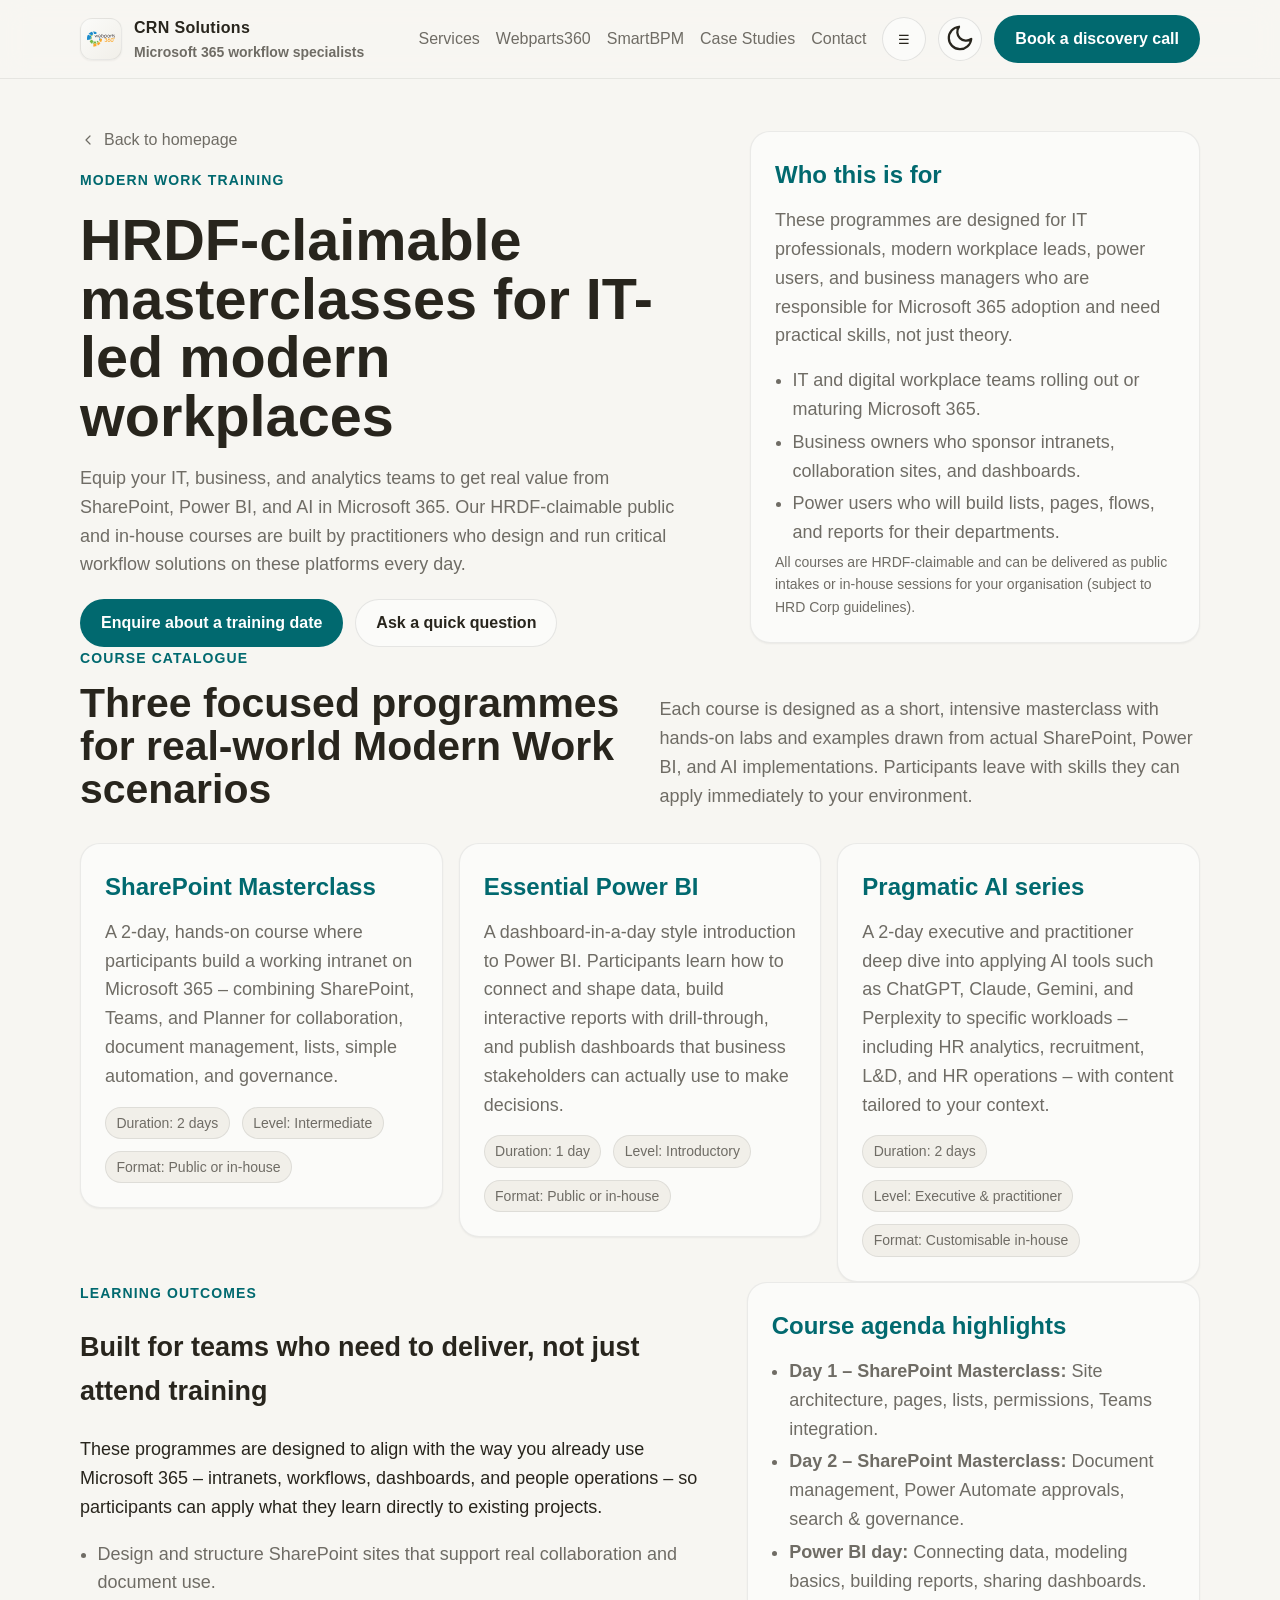
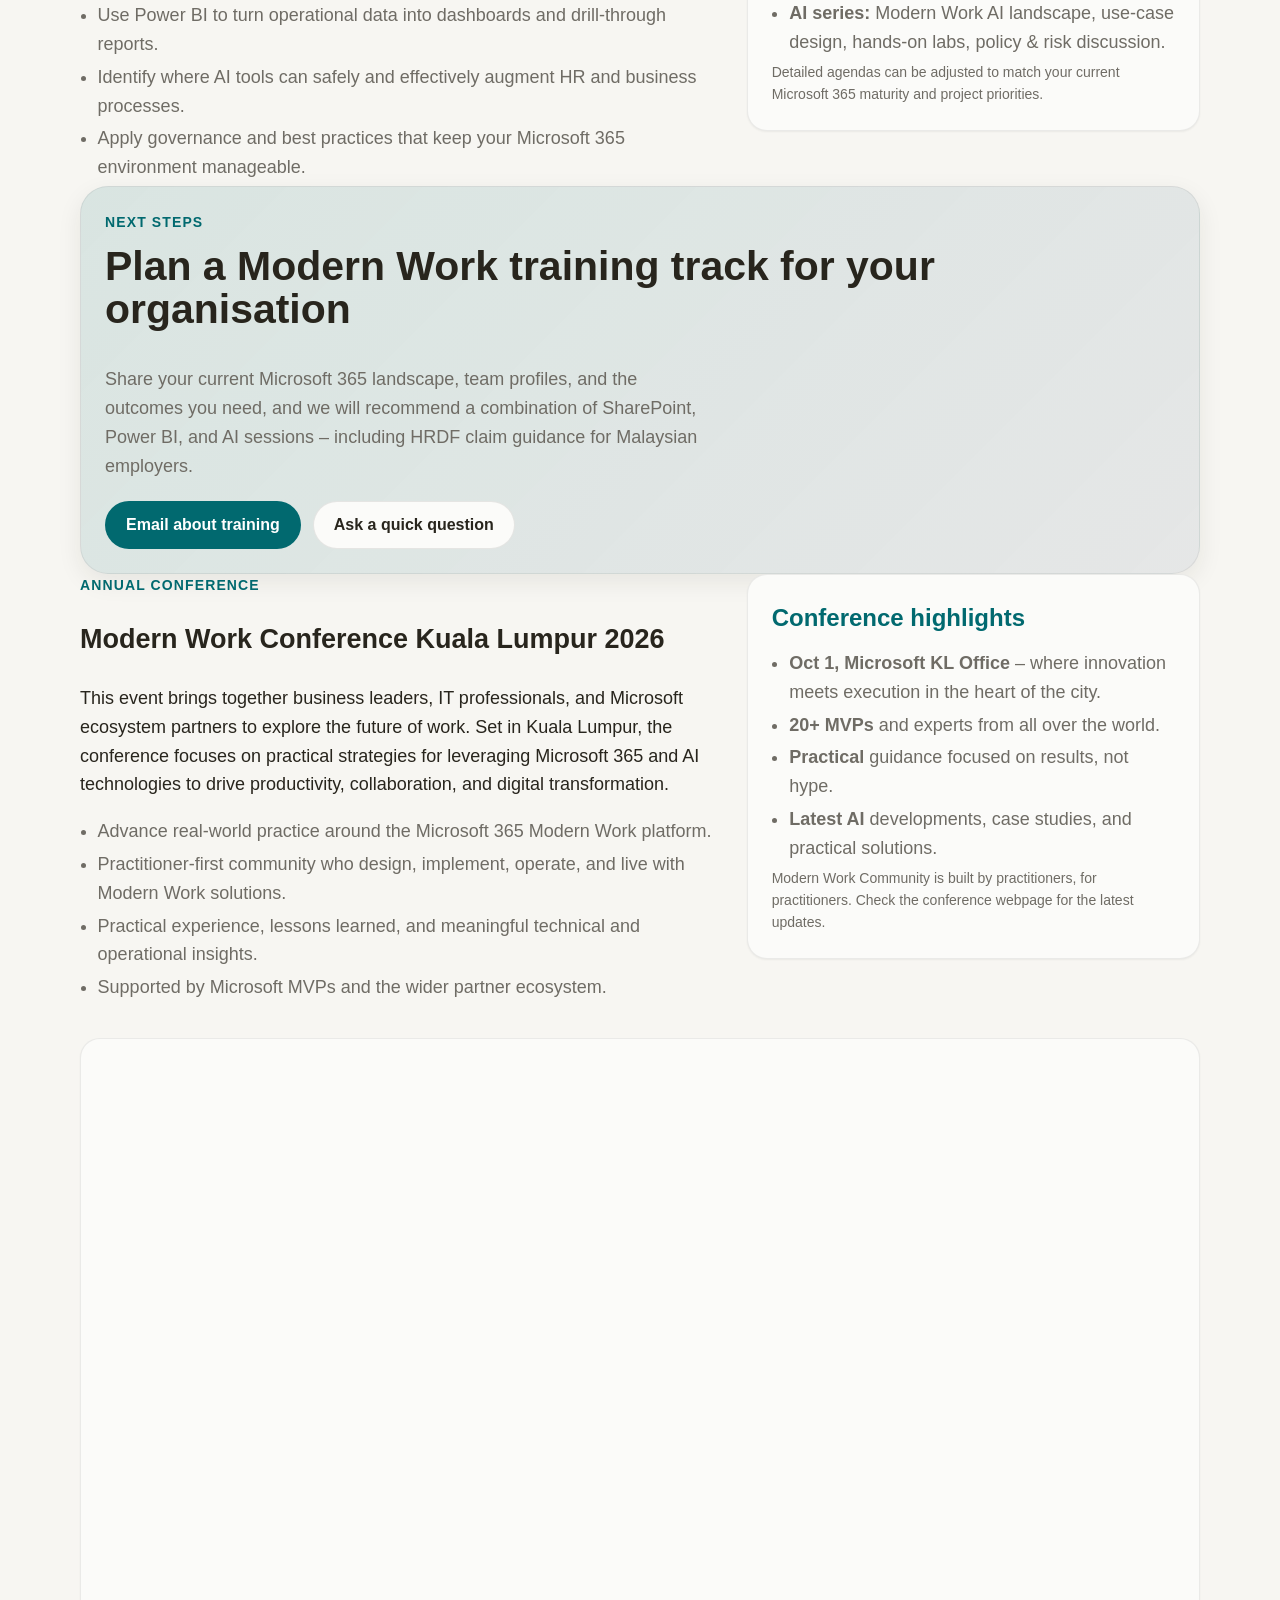
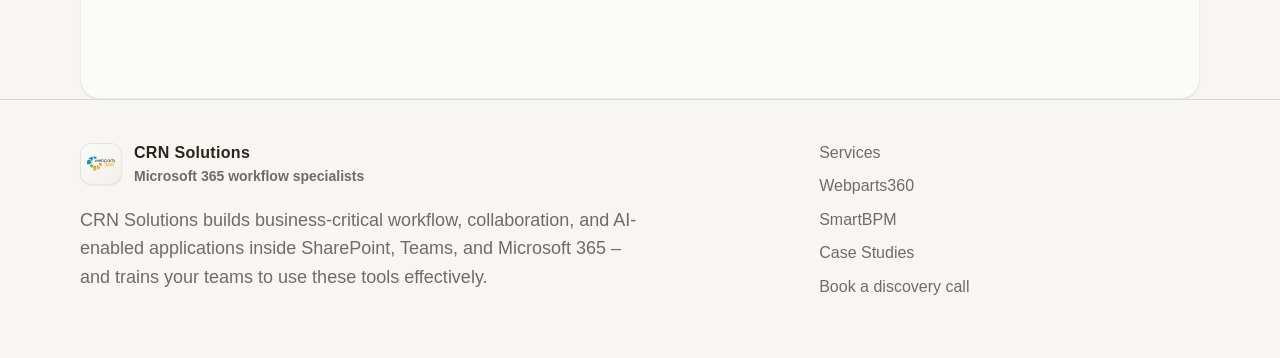
<file: training.html>
<!DOCTYPE html>
<html lang="en" data-theme="light">
<head>
  <meta charset="UTF-8" />
  <meta name="viewport" content="width=device-width, initial-scale=1.0" />
  <title>Modern Work Training | CRN Solutions</title>
  <meta name="description" content="HRDF-claimable, hands-on Modern Work training for IT and digital leaders on SharePoint, Power BI, and applied AI workloads." />
  <link rel="preconnect" href="https://api.fontshare.com" />
  <link href="https://api.fontshare.com/v2/css?f[]=general-sans@400,500,600,700&f[]=cabinet-grotesk@500,700,800&display=swap" rel="stylesheet" />

  <style>
    :root, [data-theme="light"] {
      --text-xs: clamp(0.75rem, 0.7rem + 0.25vw, 0.875rem);
      --text-sm: clamp(0.875rem, 0.8rem + 0.35vw, 1rem);
      --text-base: clamp(1rem, 0.95rem + 0.25vw, 1.125rem);
      --text-lg: clamp(1.125rem, 1rem + 0.75vw, 1.5rem);
      --text-xl: clamp(1.5rem, 1.2rem + 1.25vw, 2.25rem);
      --text-2xl: clamp(2rem, 1.2rem + 2.5vw, 3.5rem);
      --space-1: 0.25rem;
      --space-2: 0.5rem;
      --space-3: 0.75rem;
      --space-4: 1rem;
      --space-5: 1.25rem;
      --space-6: 1.5rem;
      --space-8: 2rem;
      --space-10: 2.5rem;
      --space-12: 3rem;
      --space-16: 4rem;
      --space-20: 5rem;

      --color-bg: #f7f6f2;
      --color-surface: #fbfbf9;
      --color-surface-2: #f1efe9;
      --color-border: #d4d1ca;
      --color-divider: #dcd9d5;
      --color-text: #28251d;
      --color-text-muted: #6f6c65;
      --color-primary: #01696f;
      --color-primary-hover: #0c4e54;
      --color-primary-soft: #d9ecea;
      --color-accent: #1e3a5f;

      --radius-md: 0.5rem;
      --radius-lg: 0.875rem;
      --radius-xl: 1.25rem;
      --radius-full: 9999px;

      --shadow-sm: 0 1px 2px rgba(40,37,29,0.06);
      --shadow-md: 0 8px 24px rgba(40,37,29,0.08);

      --content-default: 1120px;
      --transition: 180ms cubic-bezier(0.16, 1, 0.3, 1);
      --font-body: "General Sans","Inter",sans-serif;
      --font-display: "Cabinet Grotesk","Inter",sans-serif;
    }

    [data-theme="dark"] {
      --color-bg: #171614;
      --color-surface: #1c1b19;
      --color-surface-2: #22211f;
      --color-border: #393836;
      --color-divider: #262523;
      --color-text: #cdccca;
      --color-text-muted: #9b9892;
      --color-primary: #4f98a3;
      --color-primary-hover: #6eb0ba;
      --color-primary-soft: #223335;
      --color-accent: #88a8d8;
      --shadow-sm: 0 1px 2px rgba(0,0,0,0.2);
      --shadow-md: 0 8px 24px rgba(0,0,0,0.28);
    }

    *,*::before,*::after { box-sizing: border-box; }
    html { scroll-behavior: smooth; }
    body {
      margin: 0;
      min-height: 100vh;
      font-family: var(--font-body);
      font-size: var(--text-base);
      line-height: 1.6;
      background: var(--color-bg);
      color: var(--color-text);
    }
    img { max-width: 100%; display: block; }
    a { color: inherit; text-decoration: none; }

    .container {
      width: min(calc(100% - 2rem), var(--content-default));
      margin-inline: auto;
    }

    /* Motion */
    html.js [data-reveal] {
      opacity: 0;
      transform: translateY(18px);
      transition:
        opacity 700ms cubic-bezier(0.16, 1, 0.3, 1),
        transform 700ms cubic-bezier(0.16, 1, 0.3, 1);
      transition-delay: var(--reveal-delay, 0ms);
    }
    html.js [data-reveal].is-visible {
      opacity: 1;
      transform: none;
    }
    @media (prefers-reduced-motion: reduce) {
      html.js [data-reveal] {
        opacity: 1 !important;
        transform: none !important;
        transition: none !important;
      }
    }

    /* Header / nav */
    .site-header {
      position: sticky;
      top: 0;
      z-index: 10;
      backdrop-filter: blur(14px);
      background: color-mix(in srgb, var(--color-bg) 88%, transparent);
      border-bottom: 1px solid rgba(127,127,127,0.14);
      transition:
        box-shadow 180ms cubic-bezier(0.16,1,0.3,1),
        background 180ms cubic-bezier(0.16,1,0.3,1);
    }
    .site-header.is-scrolled {
      box-shadow: 0 10px 30px rgba(40,37,29,0.08);
    }

    .header-row {
      display: flex;
      align-items: center;
      justify-content: space-between;
      gap: var(--space-4);
      min-height: 78px;
    }

    .brand {
      display: flex;
      align-items: center;
      gap: var(--space-3);
      font-weight: 700;
    }
    .brand-logo-wrap {
      display: flex;
      align-items: center;
      justify-content: center;
      width: 42px;
      height: 42px;
      border-radius: 12px;
      background: linear-gradient(135deg, var(--color-surface), var(--color-surface-2));
      border: 1px solid rgba(127,127,127,0.14);
      overflow: hidden;
      box-shadow: var(--shadow-sm);
    }
    .brand-logo-wrap img {
      width: 28px;
      height: 28px;
      object-fit: contain;
    }
    .brand:hover .brand-logo-wrap,
    .brand:focus-visible .brand-logo-wrap {
      transform: translateY(-1px) scale(1.03);
      transition: transform var(--transition);
    }
    .brand-text strong {
      display: block;
      font-family: var(--font-display);
      font-size: 1rem;
      letter-spacing: 0.02em;
    }
    .brand-text span {
      display: block;
      font-size: var(--text-xs);
      color: var(--color-text-muted);
    }

    .nav-wrap {
      display: flex;
      align-items: center;
      gap: var(--space-4);
    }
    .site-nav {
      display: flex;
      align-items: center;
      gap: var(--space-4);
      font-size: var(--text-sm);
      color: var(--color-text-muted);
    }
    .site-nav a {
      position: relative;
      padding-block: 0.35rem;
    }
    .site-nav a::after {
      content: "";
      position: absolute;
      left: 0;
      bottom: 0;
      width: 100%;
      height: 2px;
      background: var(--color-primary);
      transform: scaleX(0);
      transform-origin: left;
      transition: transform var(--transition);
    }
    .site-nav a:hover,
    .site-nav a:focus-visible {
      color: var(--color-text);
    }
    .site-nav a:hover::after,
    .site-nav a:focus-visible::after {
      transform: scaleX(1);
    }

    .header-actions {
      display: flex;
      align-items: center;
      gap: var(--space-3);
    }
    .theme-toggle,
    .menu-toggle {
      min-width: 44px;
      min-height: 44px;
      border-radius: var(--radius-full);
      border: 1px solid rgba(127,127,127,0.2);
      background: var(--color-surface);
      color: var(--color-text);
      cursor: pointer;
      transition: transform var(--transition), background var(--transition);
    }
    .theme-toggle:hover,
    .menu-toggle:hover {
      transform: translateY(-1px);
    }

    .btn {
      display: inline-flex;
      align-items: center;
      justify-content: center;
      gap: var(--space-2);
      min-height: 48px;
      padding: 0 var(--space-5);
      border-radius: var(--radius-full);
      border: 1px solid transparent;
      font-size: var(--text-sm);
      font-weight: 600;
      transition:
        background var(--transition),
        color var(--transition),
        border-color var(--transition),
        transform var(--transition);
    }
    .btn:hover { transform: translateY(-1px); }
    .btn-primary {
      background: var(--color-primary);
      color: #fff;
    }
    .btn-primary:hover { background: var(--color-primary-hover); }
    .btn-secondary {
      background: var(--color-surface);
      border-color: rgba(127,127,127,0.18);
    }

    /* Layout & sections */
    main section {
      padding-block: clamp(var(--space-12), 8vw, var(--space-24));
    }
    .hero {
      padding-top: var(--space-12);
    }
    .hero-grid {
      display: grid;
      gap: var(--space-10);
      align-items: center;
    }
    .hero h1 {
      margin: var(--space-5) 0 var(--space-4);
      font-family: var(--font-display);
      font-size: clamp(2.6rem, 5vw, 3.6rem);
      line-height: 1.02;
      max-width: 22ch;
    }
    .hero p {
      max-width: 62ch;
      color: var(--color-text-muted);
    }
    .hero-actions {
      display: flex;
      flex-wrap: wrap;
      gap: var(--space-3);
      margin-top: var(--space-5);
    }

    .kicker {
      color: var(--color-primary);
      font-size: var(--text-xs);
      text-transform: uppercase;
      letter-spacing: 0.08em;
      font-weight: 700;
      margin-bottom: var(--space-3);
    }

    .section-head {
      display: flex;
      justify-content: space-between;
      gap: var(--space-6);
      align-items: flex-end;
      margin-bottom: var(--space-8);
    }
    .section-head h2 {
      margin: 0;
      font-family: var(--font-display);
      font-size: clamp(2rem, 3.2vw, 2.8rem);
      line-height: 1.05;
    }
    .section-head p {
      margin: 0;
      max-width: 54ch;
      color: var(--color-text-muted);
    }

    .grid-3 {
      display: grid;
      gap: var(--space-4);
      grid-template-columns: repeat(3, minmax(0, 1fr));
    }

    .card {
      background: var(--color-surface);
      border-radius: var(--radius-xl);
      border: 1px solid rgba(127,127,127,0.14);
      padding: var(--space-6);
      box-shadow: var(--shadow-sm);
      transition:
        transform var(--transition),
        box-shadow var(--transition),
        border-color var(--transition);
    }
    .card h3 {
      margin: 0 0 var(--space-3);
      font-size: var(--text-lg);
      color: var(--color-primary);
    }
    .card p {
      margin: 0;
      color: var(--color-text-muted);
    }

    .card-link {
      text-decoration: none;
      color: inherit;
      display: block;
    }
    .card-link:hover .card {
      cursor: pointer;
      transform: translateY(-2px);
      border-color: var(--color-primary);
      box-shadow: 0 0 0 1px var(--color-primary), var(--shadow-md);
    }

    .meta-row {
      display: flex;
      flex-wrap: wrap;
      gap: var(--space-3);
      margin-top: var(--space-4);
      font-size: var(--text-xs);
      color: var(--color-text-muted);
    }
    .meta-pill {
      padding: 0.25rem 0.65rem;
      border-radius: var(--radius-full);
      background: var(--color-surface-2);
      border: 1px solid rgba(127,127,127,0.16);
    }

    .two-column {
      display: grid;
      grid-template-columns: minmax(0, 1.4fr) minmax(0, 1fr);
      gap: var(--space-8);
      align-items: flex-start;
    }

    .list {
      margin: 0;
      padding-left: 1.1rem;
      color: var(--color-text-muted);
    }
    .list li {
      margin-bottom: 0.25rem;
    }

    .note {
      font-size: var(--text-xs);
      color: var(--color-text-muted);
      margin-top: var(--space-3);
    }

    .back-link {
      display: inline-flex;
      align-items: center;
      gap: var(--space-2);
      font-size: var(--text-sm);
      color: var(--color-text-muted);
      margin-bottom: var(--space-4);
    }
    .back-link svg {
      width: 16px;
      height: 16px;
    }

    /* Footer */
    .site-footer {
      padding: var(--space-10) 0 var(--space-12);
      border-top: 1px solid var(--color-divider);
    }
    .footer-grid {
      display: grid;
      grid-template-columns: 1.3fr 0.7fr;
      gap: var(--space-8);
      align-items: flex-start;
    }
    .footer-links {
      display: grid;
      gap: var(--space-2);
      font-size: var(--text-sm);
      color: var(--color-text-muted);
    }
    .footer-note {
      color: var(--color-text-muted);
      max-width: 56ch;
    }

    @media (min-width: 960px) {
      .hero-grid { grid-template-columns: minmax(0, 1.4fr) minmax(0, 1fr); }
    }

    @media (max-width: 959px) {
      .site-nav {
        position: absolute;
        left: 0;
        right: 0;
        top: 78px;
        display: none;
        flex-direction: column;
        align-items: flex-start;
        padding: var(--space-5) 1rem var(--space-6);
        background: var(--color-bg);
        border-bottom: 1px solid var(--color-divider);
      }
      .site-nav.open { display: flex; }
      .menu-toggle {
        display: inline-flex;
        align-items: center;
        justify-content: center;
      }
      .header-actions .btn { display: none; }
      .grid-3,
      .two-column,
      .footer-grid {
        grid-template-columns: 1fr;
      }
      .section-head {
        flex-direction: column;
        align-items: flex-start;
      }
    }
  </style>
</head>
<body>
  <script>document.documentElement.classList.add("js");</script>

  <header class="site-header">
    <div class="container header-row">
      <a class="brand" href="index.html" aria-label="CRN Solutions home">
        <span class="brand-logo-wrap" aria-hidden="true">
          <img src="W360Logo.svg" alt="" loading="eager" decoding="async" />
        </span>
        <span class="brand-text">
          <strong>CRN Solutions</strong>
          <span>Microsoft 365 workflow specialists</span>
        </span>
      </a>

      <div class="nav-wrap">
        <nav class="site-nav" id="site-nav" aria-label="Primary navigation">
          <a href="index.html#services">Services</a>
          <a href="index.html#webparts360">Webparts360</a>
          <a href="index.html#smartbpm">SmartBPM</a>
          <a href="index.html#case-studies">Case Studies</a>
          <a href="index.html#contact">Contact</a>
        </nav>
        <div class="header-actions">
          <button class="menu-toggle" type="button" aria-expanded="false" aria-controls="site-nav" aria-label="Open menu">☰</button>
          <button class="theme-toggle" type="button" data-theme-toggle aria-label="Switch theme"></button>
          <a class="btn btn-primary" href="index.html#contact">Book a discovery call</a>
        </div>
      </div>
    </div>
  </header>

  <main>
    <!-- Hero -->
    <section class="hero" data-reveal>
      <div class="container hero-grid">
        <div>
          <a href="index.html#training" class="back-link">
            <svg viewBox="0 0 24 24" fill="none" stroke="currentColor" stroke-width="1.8" stroke-linecap="round" stroke-linejoin="round">
              <path d="M15 18l-6-6 6-6"></path>
            </svg>
            Back to homepage
          </a>
          <div class="kicker">Modern Work training</div>
          <h1>HRDF-claimable masterclasses for IT-led modern workplaces</h1>
          <p>
            Equip your IT, business, and analytics teams to get real value from SharePoint, Power BI, and AI in Microsoft 365.
            Our HRDF-claimable public and in-house courses are built by practitioners who design and run critical workflow
            solutions on these platforms every day.
          </p>
          <div class="hero-actions">
            <a class="btn btn-primary" href="mailto:training@webparts360.com?subject=Training%20enquiry">
              Enquire about a training date
            </a>
            <a class="btn btn-secondary" href="mailto:training@webparts360.com?subject=Training%20enquiry">
              Ask a quick question
            </a>
          </div>
        </div>

        <div>
          <div class="card">
            <h3>Who this is for</h3>
            <p>
              These programmes are designed for IT professionals, modern workplace leads, power users, and business managers
              who are responsible for Microsoft 365 adoption and need practical skills, not just theory.
            </p>
            <ul class="list" style="margin-top: var(--space-4);">
              <li>IT and digital workplace teams rolling out or maturing Microsoft 365.</li>
              <li>Business owners who sponsor intranets, collaboration sites, and dashboards.</li>
              <li>Power users who will build lists, pages, flows, and reports for their departments.</li>
            </ul>
            <p class="note">
              All courses are HRDF-claimable and can be delivered as public intakes or in-house sessions for your organisation
              (subject to HRD Corp guidelines).
            </p>
          </div>
        </div>
      </div>
    </section>

    <!-- Course cards -->
    <section class="section" id="courses" data-reveal>
      <div class="container">
        <div class="section-head">
          <div>
            <div class="kicker">Course catalogue</div>
            <h2>Three focused programmes for real-world Modern Work scenarios</h2>
          </div>
          <p>
            Each course is designed as a short, intensive masterclass with hands-on labs and examples drawn from
            actual SharePoint, Power BI, and AI implementations. Participants leave with skills they can apply
            immediately to your environment.
          </p>
        </div>

        <div class="grid-3">
          <a href="spmc.html" class="card-link">
            <article class="card" style="--reveal-delay: 40ms;">
              <h3>SharePoint Masterclass</h3>
              <p>
                A 2-day, hands-on course where participants build a working intranet on Microsoft 365 – combining SharePoint,
                Teams, and Planner for collaboration, document management, lists, simple automation, and governance.
              </p>
              <div class="meta-row">
                <span class="meta-pill">Duration: 2 days</span>
                <span class="meta-pill">Level: Intermediate</span>
                <span class="meta-pill">Format: Public or in-house</span>
              </div>
            </article>
          </a>

          <a href="pbimc.html" class="card-link">
            <article class="card" style="--reveal-delay: 120ms;">
              <h3>Essential Power BI</h3>
              <p>
                A dashboard-in-a-day style introduction to Power BI. Participants learn how to connect and shape data,
                build interactive reports with drill-through, and publish dashboards that business stakeholders can
                actually use to make decisions.
              </p>
              <div class="meta-row">
                <span class="meta-pill">Duration: 1 day</span>
                <span class="meta-pill">Level: Introductory</span>
                <span class="meta-pill">Format: Public or in-house</span>
              </div>
            </article>
          </a>

          <a href="aimc.html" class="card-link">
            <article class="card" style="--reveal-delay: 200ms;">
              <h3>Pragmatic AI series</h3>
              <p>
                A 2-day executive and practitioner deep dive into applying AI tools such as ChatGPT, Claude, Gemini,
                and Perplexity to specific workloads – including HR analytics, recruitment, L&amp;D, and HR operations –
                with content tailored to your context.
              </p>
              <div class="meta-row">
                <span class="meta-pill">Duration: 2 days</span>
                <span class="meta-pill">Level: Executive &amp; practitioner</span>
                <span class="meta-pill">Format: Customisable in-house</span>
              </div>
            </article>
          </a>
        </div>
      </div>
    </section>

    <!-- Learning outcomes -->
    <section class="section" data-reveal>
      <div class="container two-column">
        <div>
          <div class="kicker">Learning outcomes</div>
          <h2>Built for teams who need to deliver, not just attend training</h2>
          <p>
            These programmes are designed to align with the way you already use Microsoft 365 – intranets, workflows,
            dashboards, and people operations – so participants can apply what they learn directly to existing projects.
          </p>
          <ul class="list" style="margin-top: var(--space-4);">
            <li>Design and structure SharePoint sites that support real collaboration and document use.</li>
            <li>Use Power BI to turn operational data into dashboards and drill-through reports.</li>
            <li>Identify where AI tools can safely and effectively augment HR and business processes.</li>
            <li>Apply governance and best practices that keep your Microsoft 365 environment manageable.</li>
          </ul>
        </div>
        <div>
          <div class="card">
            <h3>Course agenda highlights</h3>
            <ul class="list">
              <li><strong>Day 1 – SharePoint Masterclass:</strong> Site architecture, pages, lists, permissions, Teams integration.</li>
              <li><strong>Day 2 – SharePoint Masterclass:</strong> Document management, Power Automate approvals, search &amp; governance.</li>
              <li><strong>Power BI day:</strong> Connecting data, modeling basics, building reports, sharing dashboards.</li>
              <li><strong>AI series:</strong> Modern Work AI landscape, use-case design, hands-on labs, policy &amp; risk discussion.</li>
            </ul>
            <p class="note">
              Detailed agendas can be adjusted to match your current Microsoft 365 maturity and project priorities.
            </p>
          </div>
        </div>
      </div>
    </section>

    <!-- CTA -->
    <section class="section" data-reveal>
      <div class="container">
        <div class="card" style="border-radius: 28px; box-shadow: var(--shadow-md); background: linear-gradient(135deg, rgba(1,105,111,0.12), rgba(30,58,95,0.08));">
          <div class="kicker">Next steps</div>
          <h2 style="font-family: var(--font-display); font-size: clamp(2rem, 3.2vw, 2.8rem); line-height: 1.05; margin-top: 0;">
            Plan a Modern Work training track for your organisation
          </h2>
          <p style="max-width: 60ch; color: var(--color-text-muted);">
            Share your current Microsoft 365 landscape, team profiles, and the outcomes you need, and we will recommend
            a combination of SharePoint, Power BI, and AI sessions – including HRDF claim guidance for Malaysian employers.
          </p>
          <div class="hero-actions">
            <a class="btn btn-primary" href="mailto:training@webparts360.com?subject=Training%20enquiry">
              Email about training
            </a>
            <a class="btn btn-secondary" href="mailto:training@webparts360.com?subject=Training%20enquiry">
              Ask a quick question
            </a>
          </div>
        </div>
      </div>
    </section>

    <!-- Conference section -->
    <section class="conference" data-reveal>
      <div class="container two-column">
        <div>
          <div class="kicker">Annual conference</div>
          <h2>Modern Work Conference Kuala Lumpur 2026</h2>
          <p>
            This event brings together business leaders, IT professionals, and Microsoft ecosystem partners to explore the future of work.
            Set in Kuala Lumpur, the conference focuses on practical strategies for leveraging Microsoft 365 and AI technologies to drive
            productivity, collaboration, and digital transformation.
          </p>
          <ul class="list" style="margin-top: var(--space-4);">
            <li>Advance real-world practice around the Microsoft 365 Modern Work platform.</li>
            <li>Practitioner-first community who design, implement, operate, and live with Modern Work solutions.</li>
            <li>Practical experience, lessons learned, and meaningful technical and operational insights.</li>
            <li>Supported by Microsoft MVPs and the wider partner ecosystem.</li>
          </ul>
        </div>
        <div>
          <div class="card">
            <h3>Conference highlights</h3>
            <ul class="list">
              <li><strong>Oct 1, Microsoft KL Office</strong> – where innovation meets execution in the heart of the city.</li>
              <li><strong>20+ MVPs</strong> and experts from all over the world.</li>
              <li><strong>Practical</strong> guidance focused on results, not hype.</li>
              <li><strong>Latest AI</strong> developments, case studies, and practical solutions.</li>
            </ul>
            <p class="note">
              Modern Work Community is built by practitioners, for practitioners. Check the conference webpage for the latest updates.
            </p>
          </div>
        </div>
      </div>

      <div class="container" style="margin-top: var(--space-8);" data-reveal>
        <div class="card">
          <iframe
            src="https://www.youtube.com/embed/4-GUiRak6cs"
            title="History of Modern Work Conference KL 2026"
            frameborder="0"
            allow="accelerometer; autoplay; clipboard-write; encrypted-media; gyroscope; picture-in-picture"
            allowfullscreen
            loading="lazy"
            style="width: 100%; aspect-ratio: 16/9; border-radius: var(--radius-lg);"
          ></iframe>
        </div>
      </div>
    </section>
  </main>

  <footer class="site-footer">
    <div class="container footer-grid">
      <div>
        <div class="brand" style="margin-bottom: var(--space-4);">
          <span class="brand-logo-wrap" aria-hidden="true">
            <img src="W360Logo.svg" alt="" loading="lazy" decoding="async" />
          </span>
          <span class="brand-text">
            <strong>CRN Solutions</strong>
            <span>Microsoft 365 workflow specialists</span>
          </span>
        </div>
        <p class="footer-note">
          CRN Solutions builds business-critical workflow, collaboration, and AI-enabled applications inside SharePoint,
          Teams, and Microsoft 365 – and trains your teams to use these tools effectively.
        </p>
      </div>
      <div class="footer-links">
        <a href="index.html#services">Services</a>
        <a href="index.html#webparts360">Webparts360</a>
        <a href="index.html#smartbpm">SmartBPM</a>
        <a href="index.html#case-studies">Case Studies</a>
        <a href="index.html#contact">Book a discovery call</a>
      </div>
    </div>
  </footer>

  <script>
    (function () {
      const root = document.documentElement;
      const themeButton = document.querySelector('[data-theme-toggle]');
      const siteHeader = document.querySelector('.site-header');
      let theme = window.matchMedia('(prefers-color-scheme: dark)').matches ? 'dark' : 'light';
      root.setAttribute('data-theme', theme);

      function renderThemeIcon(mode) {
        return mode === 'dark'
          ? '<svg viewBox="0 0 24 24" fill="none" stroke="currentColor" stroke-width="1.8" stroke-linecap="round" stroke-linejoin="round" aria-hidden="true"><circle cx="12" cy="12" r="4"></circle><path d="M12 2v2.5M12 19.5V22M4.93 4.93l1.77 1.77M17.3 17.3l1.77 1.77M2 12h2.5M19.5 12H22M4.93 19.07l1.77-1.77M17.3 6.7l1.77-1.77"></path></svg>'
          : '<svg viewBox="0 0 24 24" fill="none" stroke="currentColor" stroke-width="1.8" stroke-linecap="round" stroke-linejoin="round" aria-hidden="true"><path d="M21 12.79A9 9 0 1 1 11.21 3 7 7 0 0 0 21 12.79z"></path></svg>';
      }

      if (themeButton) {
        themeButton.innerHTML = renderThemeIcon(theme);
        themeButton.setAttribute('aria-label', 'Switch to ' + (theme === 'dark' ? 'light' : 'dark') + ' mode');
        themeButton.addEventListener('click', function () {
          theme = theme === 'dark' ? 'light' : 'dark';
          root.setAttribute('data-theme', theme);
          themeButton.innerHTML = renderThemeIcon(theme);
          themeButton.setAttribute('aria-label', 'Switch to ' + (theme === 'dark' ? 'light' : 'dark') + ' mode');
        });
      }

      const menuButton = document.querySelector('.menu-toggle');
      const nav = document.getElementById('site-nav');
      if (menuButton && nav) {
        menuButton.addEventListener('click', function () {
          const open = nav.classList.toggle('open');
          menuButton.setAttribute('aria-expanded', String(open));
        });
        nav.querySelectorAll('a').forEach(function (link) {
          link.addEventListener('click', function () {
            nav.classList.remove('open');
            menuButton.setAttribute('aria-expanded', 'false');
          });
        });
      }

      const observer = 'IntersectionObserver' in window ? new IntersectionObserver(function(entries){
        entries.forEach(function(entry){
          if(entry.isIntersecting){
            entry.target.classList.add('is-visible');
            observer.unobserve(entry.target);
          }
        });
      }, { threshold: 0.18, rootMargin: '0px 0px -8% 0px' }) : null;

      document.querySelectorAll('[data-reveal]').forEach(function(el){
        if(observer){ observer.observe(el); } else { el.classList.add('is-visible'); }
      });

      function syncHeader(){
        if(!siteHeader) return;
        siteHeader.classList.toggle('is-scrolled', window.scrollY > 10);
      }
      syncHeader();
      window.addEventListener('scroll', syncHeader, { passive: true });
    })();
  </script>
</body>
</html>
</file>
<file: css/site.css>
html.js [data-reveal]{opacity:0;transform:translateY(18px);transition:opacity 700ms cubic-bezier(0.16,1,0.3,1),transform 700ms cubic-bezier(0.16,1,0.3,1);transition-delay:var(--reveal-delay,0ms);}
html.js [data-reveal].is-visible{opacity:1;transform:none;}
html.js [data-reveal="clip"]{opacity:0;transform:none;clip-path:inset(0 0 18% 0 round 24px);transition:opacity 800ms cubic-bezier(0.16,1,0.3,1),clip-path 800ms cubic-bezier(0.16,1,0.3,1);}
html.js [data-reveal="clip"].is-visible{opacity:1;clip-path:inset(0 0 0 0 round 24px);}
.site-header{transition:box-shadow 180ms cubic-bezier(0.16,1,0.3,1),background 180ms cubic-bezier(0.16,1,0.3,1);}
.site-header.is-scrolled{box-shadow:0 10px 30px rgba(40,37,29,0.08);}
.brand-logo-wrap{display:flex;align-items:center;justify-content:center;width:42px;height:42px;border-radius:12px;background:linear-gradient(135deg,var(--color-surface),var(--color-surface-2));border:1px solid rgba(127,127,127,0.14);overflow:hidden;box-shadow:var(--shadow-sm);}
.brand-logo-wrap img{width:28px;height:28px;object-fit:contain;filter:drop-shadow(0 2px 6px rgba(0,0,0,0.08));}
.brand:hover .brand-logo-wrap,.brand:focus-visible .brand-logo-wrap{transform:translateY(-1px) scale(1.03);transition:transform var(--transition);}
.site-nav a{position:relative;padding-block:0.35rem;}
.site-nav a::after{content:"";position:absolute;left:0;bottom:0;width:100%;height:2px;background:var(--color-primary);transform:scaleX(0);transform-origin:left;transition:transform var(--transition);}
.site-nav a:hover::after,.site-nav a:focus-visible::after{transform:scaleX(1);}
.proof-card,.card,.case-card,.process-step,.logo-placeholder{transition:transform var(--transition),box-shadow var(--transition),border-color var(--transition),background var(--transition);}
.proof-card:hover,.case-card:hover,.process-step:hover,.logo-placeholder:hover{transform:translateY(-4px);box-shadow:var(--shadow-md);}
.hero-visual,.cta-panel{position:relative;overflow:hidden;}
.hero-visual::after,.cta-panel::after{content:"";position:absolute;inset:auto -15% -35% auto;width:220px;height:220px;background:radial-gradient(circle, rgba(1,105,111,0.12), transparent 70%);pointer-events:none;transition:transform 800ms cubic-bezier(0.16,1,0.3,1);}
.hero-visual:hover::after,.cta-panel:hover::after{transform:translate(-18px,-18px);}
.hero-image{border-radius:22px;}
.w360-inline{display:inline-flex;align-items:center;gap:0.75rem;margin-bottom:var(--space-4);padding:0.45rem 0.8rem;border-radius:var(--radius-full);background:var(--color-surface);border:1px solid rgba(127,127,127,0.14);box-shadow:var(--shadow-sm);}
.w360-inline img{width:34px;height:34px;object-fit:contain;}
.w360-watermark{position:absolute;right:var(--space-4);bottom:var(--space-4);width:min(140px,28%);opacity:0.08;pointer-events:none;filter:grayscale(1);}
.theme-toggle svg{width:18px;height:18px;}
@media (prefers-reduced-motion: reduce){
  html.js [data-reveal]{opacity:1!important;transform:none!important;clip-path:none!important;transition:none!important}
  .brand:hover .brand-logo-wrap,.proof-card:hover,.case-card:hover,.process-step:hover,.logo-placeholder:hover,.hero-visual:hover::after,.cta-panel:hover::after{transform:none!important}
}

/* Main design system */

:root, [data-theme="light"] {
  --text-xs: clamp(0.75rem, 0.7rem + 0.25vw, 0.875rem);
  --text-sm: clamp(0.875rem, 0.8rem + 0.35vw, 1rem);
  --text-base: clamp(1rem, 0.95rem + 0.25vw, 1.125rem);
  --text-lg: clamp(1.125rem, 1rem + 0.75vw, 1.5rem);
  --text-xl: clamp(1.5rem, 1.2rem + 1.25vw, 2.25rem);
  --text-2xl: clamp(2rem, 1.2rem + 2.5vw, 3.5rem);

  --space-1: 0.25rem;
  --space-2: 0.5rem;
  --space-3: 0.75rem;
  --space-4: 1rem;
  --space-5: 1.25rem;
  --space-6: 1.5rem;
  --space-8: 2rem;
  --space-10: 2.5rem;
  --space-12: 3rem;
  --space-16: 4rem;
  --space-20: 5rem;
  --space-24: 6rem;

  --color-bg: #f7f6f2;
  --color-surface: #fbfbf9;
  --color-surface-2: #f1efe9;
  --color-border: #d4d1ca;
  --color-divider: #dcd9d5;
  --color-text: #28251d;
  --color-text-muted: #6f6c65;
  --color-text-faint: #9d9a93;
  --color-primary: #01696f;
  --color-primary-hover: #0c4e54;
  --color-primary-soft: #d9ecea;
  --color-accent: #1e3a5f;
  --color-success: #437a22;

  --radius-sm: 0.375rem;
  --radius-md: 0.5rem;
  --radius-lg: 0.875rem;
  --radius-xl: 1.25rem;
  --radius-full: 9999px;

  --shadow-sm: 0 1px 2px rgba(40, 37, 29, 0.06);
  --shadow-md: 0 8px 24px rgba(40, 37, 29, 0.08);
  --shadow-lg: 0 20px 48px rgba(40, 37, 29, 0.12);

  --content-default: 1120px;
  --transition: 180ms cubic-bezier(0.16, 1, 0.3, 1);
  --font-body: 'General Sans', 'Inter', sans-serif;
  --font-display: 'Cabinet Grotesk', 'Inter', sans-serif;
}

[data-theme="dark"] {
  --color-bg: #171614;
  --color-surface: #1c1b19;
  --color-surface-2: #22211f;
  --color-border: #393836;
  --color-divider: #262523;
  --color-text: #cdccca;
  --color-text-muted: #9b9892;
  --color-text-faint: #6e6b66;
  --color-primary: #4f98a3;
  --color-primary-hover: #6eb0ba;
  --color-primary-soft: #223335;
  --color-accent: #88a8d8;
  --color-success: #84bf63;
  --shadow-sm: 0 1px 2px rgba(0,0,0,0.2);
  --shadow-md: 0 8px 24px rgba(0,0,0,0.28);
  --shadow-lg: 0 20px 48px rgba(0,0,0,0.42);
}

*, *::before, *::after { box-sizing: border-box; }
html { scroll-behavior: smooth; }
body {
  margin: 0;
  min-height: 100vh;
  font-family: var(--font-body);
  font-size: var(--text-base);
  line-height: 1.6;
  background: var(--color-bg);
  color: var(--color-text);
}
img, svg { display: block; max-width: 100%; }
a { color: inherit; text-decoration: none; }
button { font: inherit; }

.container {
  width: min(calc(100% - 2rem), var(--content-default));
  margin-inline: auto;
}

.skip-link {
  position: absolute; left: -999px; top: 0;
  background: var(--color-primary); color: white;
  padding: var(--space-3) var(--space-4); z-index: 20;
}
.skip-link:focus { left: var(--space-4); top: var(--space-4); }

/* Header */

.site-header {
  position: sticky; top: 0; z-index: 10;
  backdrop-filter: blur(14px);
  background: color-mix(in srgb, var(--color-bg) 88%, transparent);
  border-bottom: 1px solid rgba(127,127,127,0.14);
}
.header-row {
  display: flex; align-items: center; justify-content: space-between;
  gap: var(--space-4); min-height: 78px;
}
.brand { display: flex; align-items: center; gap: var(--space-3); font-weight: 700; }

.brand-mark {
  width: 42px; height: 42px; border-radius: 12px;
  background: linear-gradient(135deg, var(--color-primary), var(--color-accent));
  display: grid; place-items: center; color: white;
  box-shadow: var(--shadow-sm);
}
.brand-mark svg { width: 22px; height: 22px; }
.brand-text strong {
  display: block; font-family: var(--font-display); font-size: 1rem; letter-spacing: 0.02em;
}
.brand-text span { display: block; font-size: var(--text-xs); color: var(--color-text-muted); }

.nav-wrap { display: flex; align-items: center; gap: var(--space-4); }
.site-nav {
  display: flex; align-items: center; gap: var(--space-4);
  font-size: var(--text-sm);
  color: var(--color-text-muted);
}
.site-nav a:hover, .site-nav a:focus-visible { color: var(--color-text); }
.header-actions { display: flex; align-items: center; gap: var(--space-3); }

.theme-toggle, .menu-toggle {
  min-width: 44px; min-height: 44px; border-radius: var(--radius-full);
  border: 1px solid rgba(127,127,127,0.2); background: var(--color-surface);
  color: var(--color-text); cursor: pointer;
  transition: transform var(--transition), background var(--transition);
}
.theme-toggle:hover, .menu-toggle:hover { transform: translateY(-1px); }
.menu-toggle { display: none; }

/* Buttons */

.btn {
  display: inline-flex; align-items: center; justify-content: center; gap: var(--space-2);
  min-height: 48px; padding: 0 var(--space-5);
  border-radius: var(--radius-full); border: 1px solid transparent;
  font-size: var(--text-sm); font-weight: 600;
  transition: background var(--transition), color var(--transition), border-color var(--transition), transform var(--transition);
}
.btn:hover { transform: translateY(-1px); }
.btn-primary { background: var(--color-primary); color: white; }
.btn-primary:hover { background: var(--color-primary-hover); }
.btn-secondary { background: var(--color-surface); border-color: rgba(127,127,127,0.18); }

/* Layout */

main section { padding-block: clamp(var(--space-12), 8vw, var(--space-24)); }

main section + section {
  border-top: 1px solid var(--color-divider);
}

.hero { padding-top: var(--space-12); }
.hero-grid { display: grid; gap: var(--space-10); align-items: center; }
.eyebrow {
  display: inline-flex; align-items: center; gap: var(--space-2);
  padding: 0.35rem 0.75rem; border-radius: var(--radius-full);
  background: var(--color-primary-soft); color: var(--color-primary);
  font-size: var(--text-xs); font-weight: 700; letter-spacing: 0.06em; text-transform: uppercase;
}
.hero h1 {
  margin: var(--space-5) 0 var(--space-4);
  font-family: var(--font-display);
  font-size: clamp(2.6rem, 5vw, 5.2rem);
  line-height: 0.98;
  max-width: 12ch;
}
.hero p {
  max-width: 62ch; color: var(--color-text-muted); margin: 0 0 var(--space-6);
}
.hero-actions, .cta-actions { display: flex; flex-wrap: wrap; gap: var(--space-3); }
.hero-proof {
  display: grid; grid-template-columns: repeat(3, minmax(0, 1fr));
  gap: var(--space-4); margin-top: var(--space-8);
}
.proof-card {
  background: var(--color-surface); border: 1px solid rgba(127,127,127,0.14);
  border-radius: var(--radius-lg); padding: var(--space-5); box-shadow: var(--shadow-sm);
}
.proof-card strong {
  display: block; font-family: var(--font-display); font-size: clamp(1.4rem, 3vw, 2rem);
  margin-bottom: var(--space-1);
}

.placeholder-image {
  border: 2px dashed rgba(127,127,127,0.28);
  border-radius: 22px; min-height: 420px;
  background:
    linear-gradient(135deg, rgba(1,105,111,0.08), rgba(30,58,95,0.04)),
    repeating-linear-gradient(135deg, transparent, transparent 18px, rgba(127,127,127,0.05) 18px, rgba(127,127,127,0.05) 36px);
  display: grid; place-items: center;
  padding: var(--space-8); text-align: center;
  color: var(--color-text-muted);
}
.placeholder-image strong {
  display: block; font-size: var(--text-lg); color: var(--color-text); margin-bottom: var(--space-2);
}

/* Sections */

.section-head {
  display: flex; justify-content: space-between; gap: var(--space-6); align-items: end; margin-bottom: var(--space-8);
}
.section-head h2 {
  font-family: var(--font-display); font-size: clamp(2rem, 4vw, 3rem); line-height: 1.02; margin: 0;
}
.section-head p { max-width: 58ch; color: var(--color-text-muted); margin: 0; }

.grid-3 { display: grid; gap: var(--space-4); grid-template-columns: repeat(3, minmax(0, 1fr)); }
.card {
  background: var(--color-surface); border: 1px solid rgba(127,127,127,0.14);
  border-radius: var(--radius-xl); padding: var(--space-6); box-shadow: var(--shadow-sm);
}
.card-link {
  text-decoration: none;
  color: inherit;
  display: block;
}
.card-link:hover .card{
  cursor: pointer;
  transform: translateY(-2px);
  border-color: var(--color-primary);
  box-shadow: 0 0 0 1px var(--color-primary), var(--shadow-md);
}
.card h3 { margin: 0 0 var(--space-3); font-size: var(--text-lg); color: var(--color-primary); }
.card p { margin: 0; color: var(--color-text-muted); }

.kicker {
  color: var(--color-primary); font-size: var(--text-xs); text-transform: uppercase; letter-spacing: 0.08em; font-weight: 700; margin-bottom: var(--space-3);
}

.split-section {
  display: grid; grid-template-columns: 1.1fr 0.9fr; gap: var(--space-8); align-items: start;
}

.check-list {
  list-style: none;
  padding: 0;
  margin: var(--space-6) 0 0;
  display: grid;
  gap: var(--space-3);
}

.check-list li {
  display: flex;
  align-items: flex-start;
  gap: var(--space-3);
  padding-bottom: var(--space-3);
  border-bottom: 1px solid var(--color-divider);
}

/* Number badge – make it circular and fixed size */
.check-list li > span.badge {
  width: 26px;
  height: 26px;
  flex: 0 0 auto;
  border-radius: 50%;
  background: var(--color-primary-soft);
  color: var(--color-primary);
  display: grid;
  place-items: center;
  font-weight: 700;
  font-size: 0.85rem;
}

/* Text block takes the rest of the width */
.check-list li > span.body {
  flex: 1 1 auto;
}

/* Case studies */

.case-grid { display: grid; gap: var(--space-4); grid-template-columns: repeat(3, minmax(0, 1fr)); }
.case-card {
  background: var(--color-surface); border: 1px solid rgba(127,127,127,0.14);
  border-radius: var(--radius-xl); overflow: hidden; box-shadow: var(--shadow-sm);
}
.case-media {
  aspect-ratio: 16/10; border-bottom: 1px solid rgba(127,127,127,0.12);
  background: linear-gradient(135deg, rgba(1,105,111,0.1), rgba(30,58,95,0.06));
  display: grid; place-items: center; color: var(--color-text-muted); padding: var(--space-4); text-align: center;
}
.case-body { padding: var(--space-5); }
.case-body h3 { margin: 0 0 var(--space-2); font-size: 1.2rem; }
.case-body p { margin: 0 0 var(--space-4); color: var(--color-text-muted); }
.tag-row { display: flex; flex-wrap: wrap; gap: var(--space-2); }
.tag {
  display: inline-flex; padding: 0.35rem 0.65rem; border-radius: var(--radius-full);
  font-size: var(--text-xs); background: var(--color-surface-2); color: var(--color-text-muted);
  border: 1px solid rgba(127,127,127,0.12);
}

/* Process grid */

.process-grid { display: grid; gap: var(--space-4); grid-template-columns: repeat(4, minmax(0, 1fr)); }
.process-step {
  padding: var(--space-5); border-radius: var(--radius-xl); background: var(--color-surface);
  border: 1px solid rgba(127,127,127,0.14);
}
.process-step strong {
  display: inline-flex; width: 36px; height: 36px; border-radius: 50%;
  align-items: center; justify-content: center; margin-bottom: var(--space-4);
  background: var(--color-primary-soft); color: var(--color-primary);
}

/* Testimonials video grid */

.video-grid {
  display: grid;
  gap: var(--space-4);
  grid-template-columns: repeat(3, minmax(0, 1fr));
}

.video-card {
  background: var(--color-surface);
  border-radius: var(--radius-xl);
  border: 1px solid rgba(127,127,127,0.14);
  box-shadow: var(--shadow-sm);
  padding: var(--space-4);
}

/* Make iframes responsive, good for YouTube Shorts */
.video-card iframe {
  width: 100%;
  aspect-ratio: 9 / 16; /* vertical video */
  border: 0;
  border-radius: var(--radius-lg);
}

/* Stack on mobile */
@media (max-width: 979px) {
  .video-grid {
    grid-template-columns: 1fr;
  }
}

/* Partners */

.partners {
  background: var(--color-surface);
  border-block: 1px solid var(--color-divider);
}
.logo-row {
  display: grid; grid-template-columns: repeat(4, minmax(0,1fr)); gap: var(--space-4);
}
.logo-placeholder {
  min-height: 180px; border-radius: var(--radius-lg); border: 1px dashed rgba(127,127,127,0.24);
  display: grid; place-items: center; color: var(--color-text-faint); background: var(--color-bg);
  text-align: center; padding: var(--space-3);
}

/* Quote */
.quote-block {
  background: var(--color-primary-soft);
  border-radius: var(--radius-xl);
  border: 1px solid rgba(1,105,111,0.2);
  padding: var(--space-6);
  box-shadow: var(--shadow-sm);
  font-size: var(--text-base);
  color: var(--color-text);
}
.quote-block strong {
  color: var(--color-primary-hover);
}

/* List  */
.list-card {
  background: var(--color-surface);
  border-radius: var(--radius-xl);
  border: 1px solid rgba(127,127,127,0.14);
  padding: var(--space-6);
  box-shadow: var(--shadow-sm);
}
.list-card h3 {
  margin-top: 0;
  margin-bottom: var(--space-3);
  font-size: var(--text-lg);
  color: var(--color-primary);
}
.list-card ul {
  margin: 0;
  padding-left: 1.1rem;
  color: var(--color-text-muted);
}
.list-card li {
  margin-bottom: 0.35rem;
}

/* CTA */

.cta-panel {
  background: linear-gradient(135deg, rgba(1,105,111,0.12), rgba(30,58,95,0.08));
  border: 1px solid rgba(127,127,127,0.14);
  border-radius: 28px; padding: clamp(var(--space-8), 5vw, var(--space-12));
  box-shadow: var(--shadow-md);
}
.cta-panel h2 {
  margin: 0 0 var(--space-4); font-family: var(--font-display); font-size: clamp(2rem, 4vw, 3.25rem); line-height: 1;
}
.cta-panel p { margin: 0 0 var(--space-6); max-width: 56ch; color: var(--color-text-muted); }

/* Footer */

.site-footer {
  padding: var(--space-10) 0 var(--space-12);
  border-top: 1px solid var(--color-divider);
}
.footer-grid {
  display: grid; grid-template-columns: 1.3fr 0.7fr; gap: var(--space-8);
  align-items: start;
}
.footer-links {
  display: grid; gap: var(--space-2); color: var(--color-text-muted); font-size: var(--text-sm);
}
.footer-note { color: var(--color-text-muted); max-width: 56ch; }

/* Program Detail*/

    .detail-table {
      width: 100%;
      border-collapse: collapse;
      background: var(--color-surface);
      border-radius: var(--radius-xl);
      overflow: hidden;
      border: 1px solid rgba(127,127,127,0.14);
      box-shadow: var(--shadow-sm);
    }
    .detail-table th,
    .detail-table td {
      text-align: left;
      padding: 0.8rem 1.1rem;
      border-bottom: 1px solid var(--color-divider);
      vertical-align: top;
      font-size: var(--text-sm);
    }
    .detail-table th {
      width: 200px;
      background: var(--color-surface-2);
      font-weight: 600;
      color: var(--color-text);
    }
    .detail-table td {
      color: var(--color-text-muted);
    }
    .detail-table tr:last-child th,
    .detail-table tr:last-child td {
      border-bottom: none;
    }

/* Responsive */

@media (min-width: 980px) {
  .hero-grid { grid-template-columns: 1.1fr 0.9fr; }
}

@media (max-width: 979px) {
  .site-nav {
    position: absolute; left: 0; right: 0; top: 78px;
    display: none; flex-direction: column; align-items: flex-start;
    padding: var(--space-5) 1rem var(--space-6); background: var(--color-bg);
    border-bottom: 1px solid var(--color-divider);
  }
  .site-nav.open { display: flex; }
  .menu-toggle { display: inline-flex; align-items: center; justify-content: center; }
  .header-actions .btn { display: none; }

  .hero-proof, .grid-3, .case-grid, .process-grid, .logo-row, .footer-grid, .split-section {
    grid-template-columns: 1fr;
  }
  .section-head { flex-direction: column; align-items: flex-start; }
}
</file>
